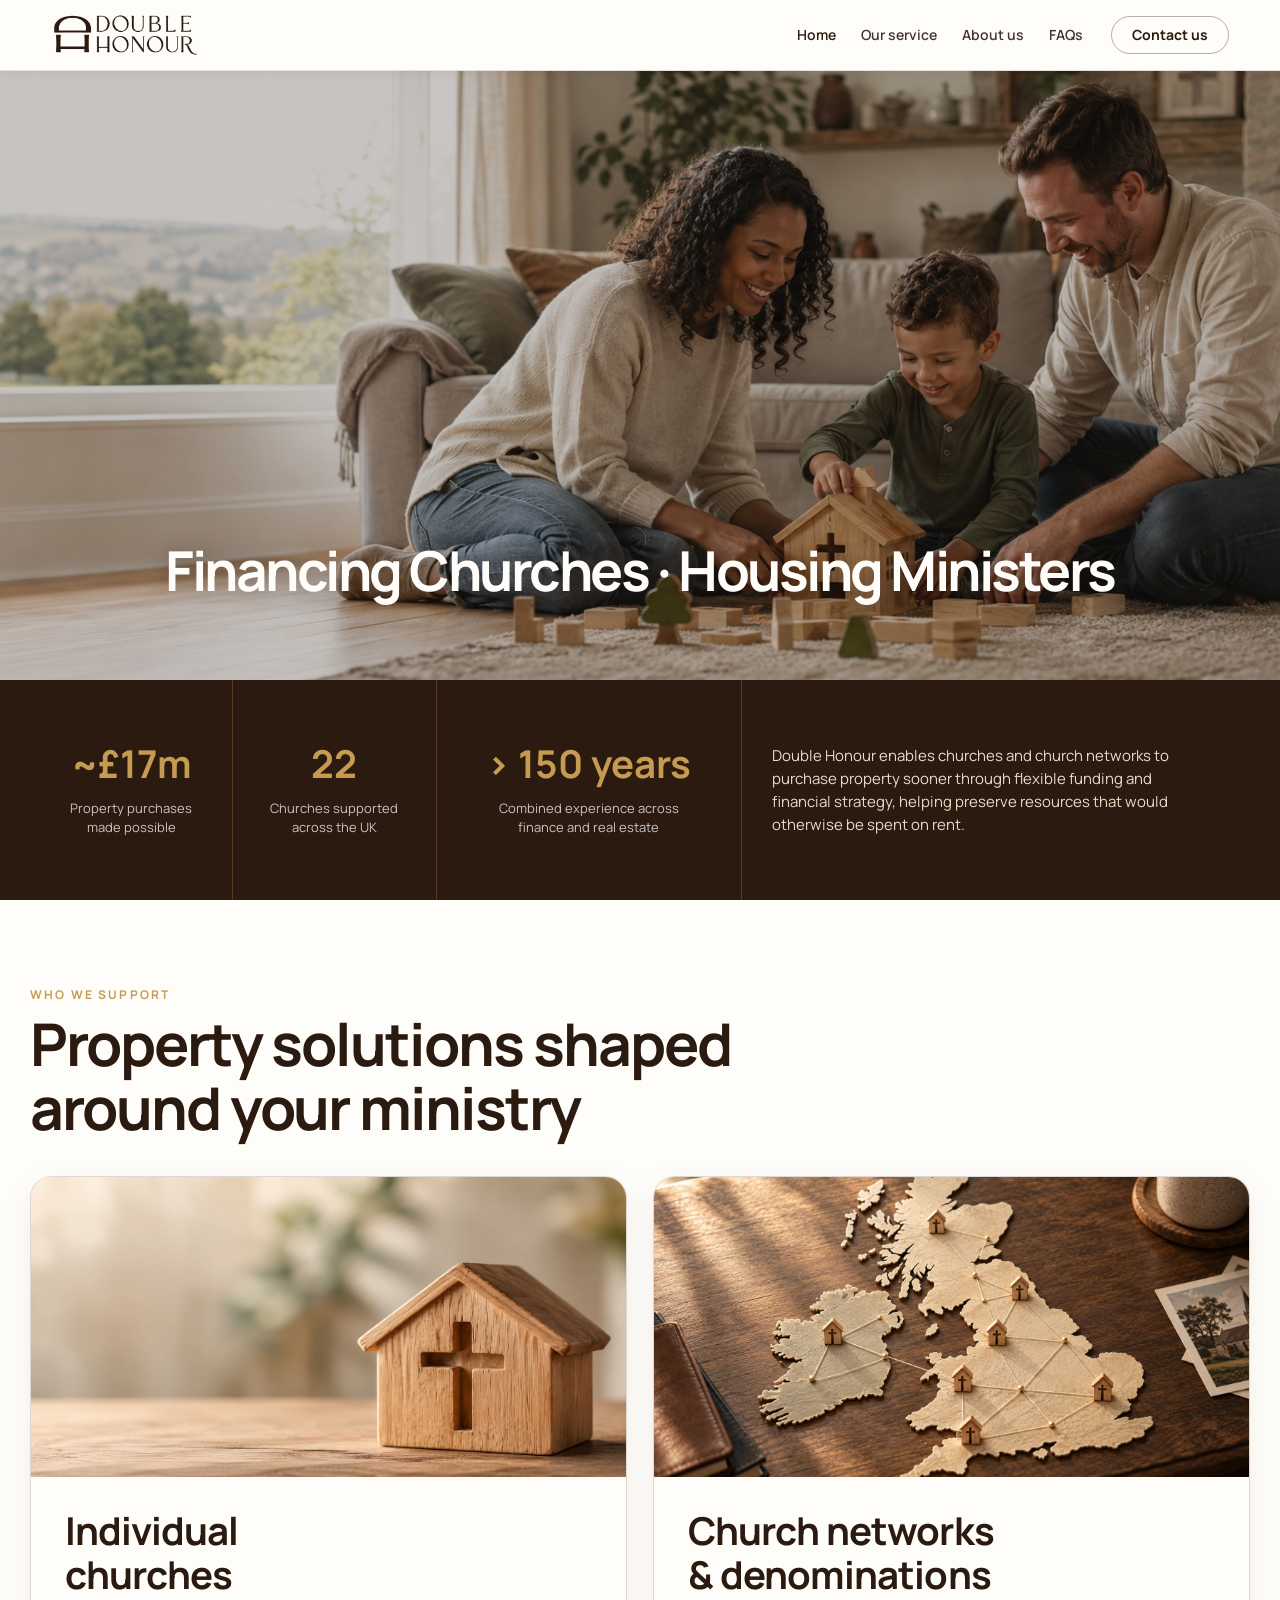
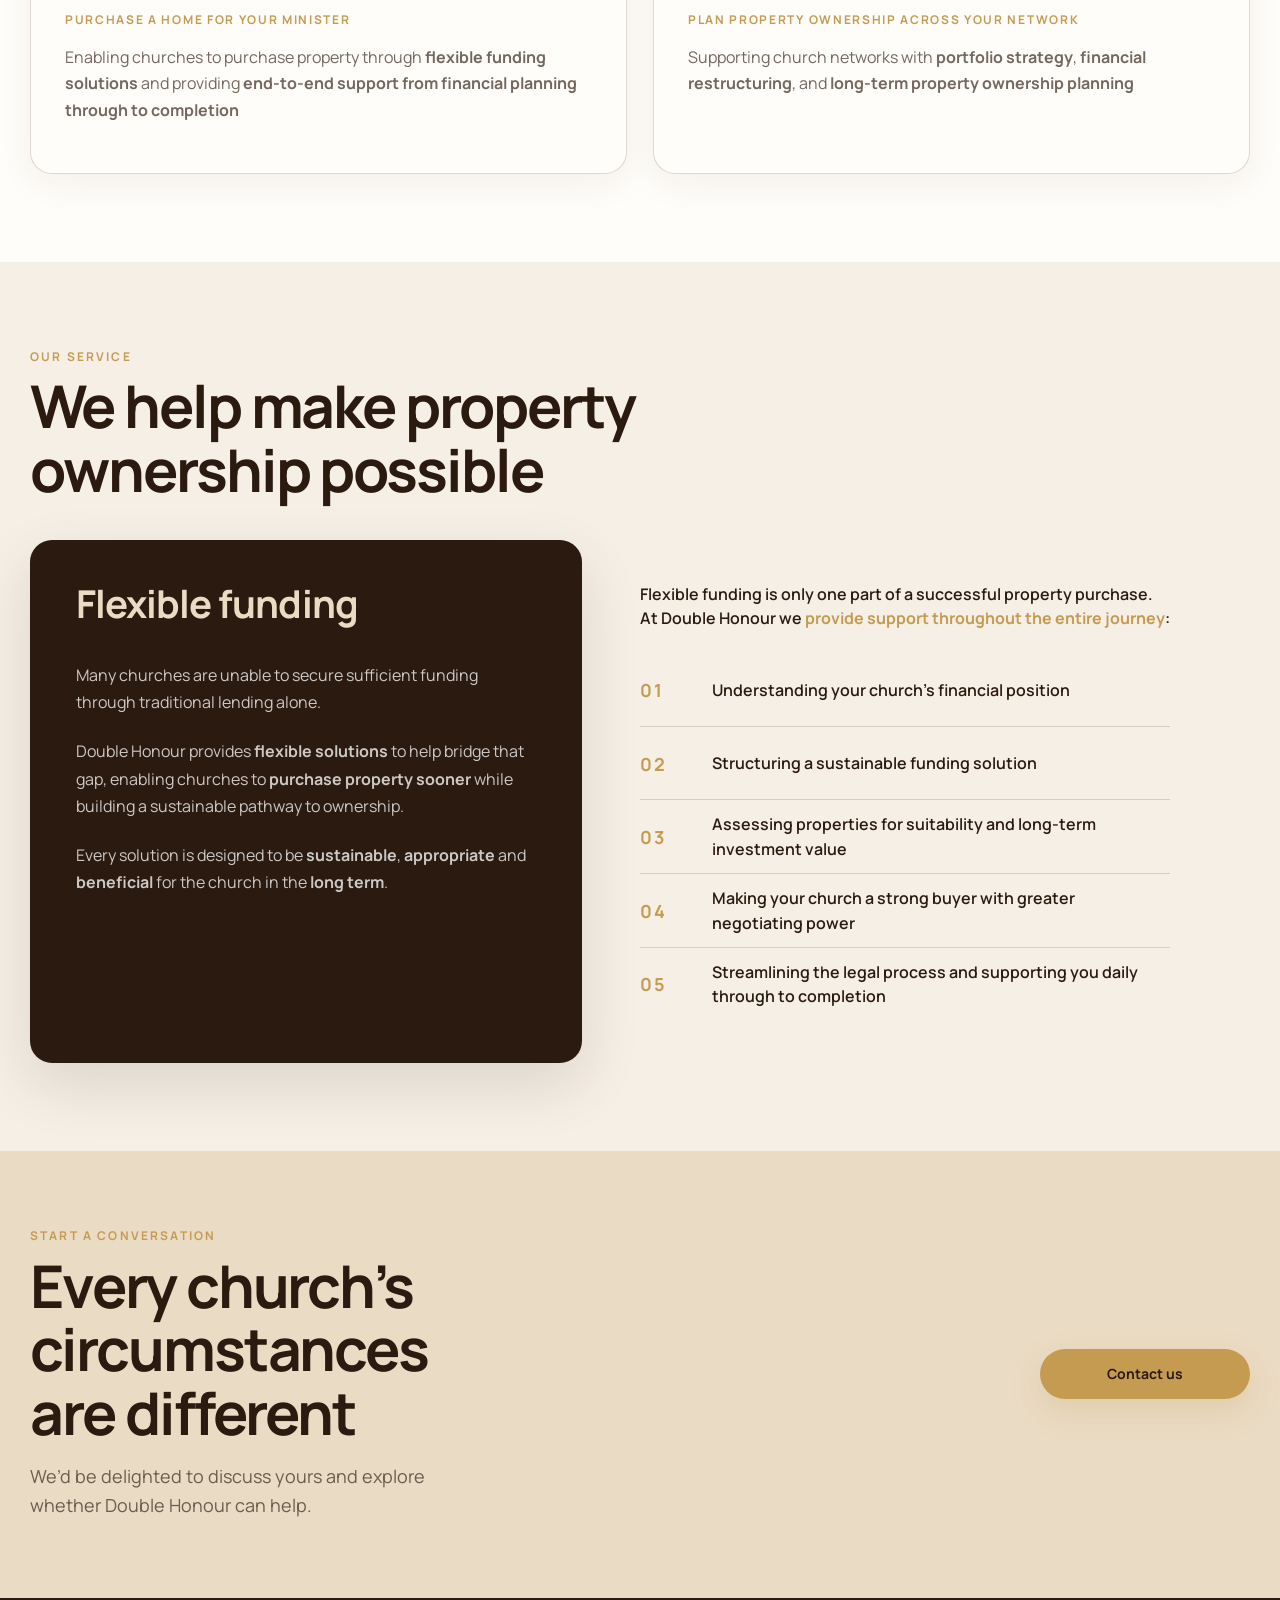
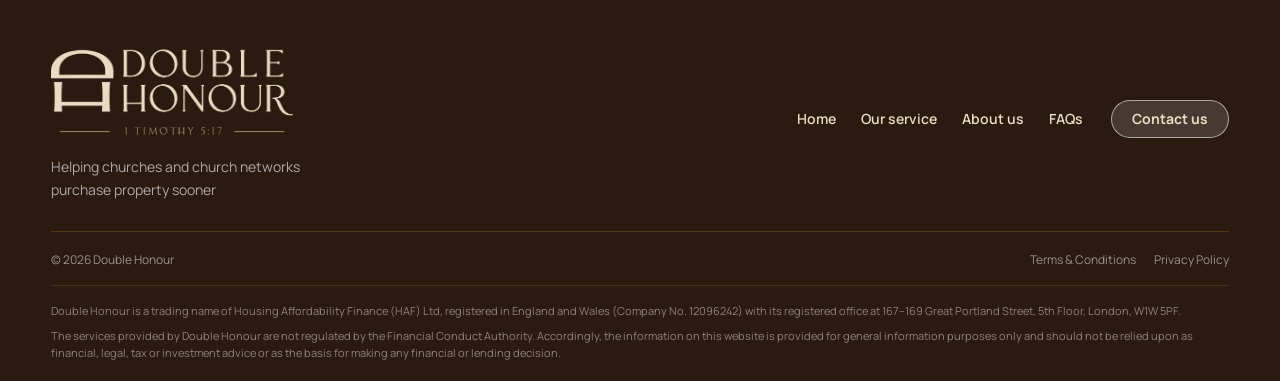
<file: index.html>
<!doctype html>
<html lang="en">
<head>
  <meta charset="utf-8">
  <meta name="viewport" content="width=device-width, initial-scale=1">
  <meta name="description" content="Double Honour helps churches and church networks purchase property sooner through flexible funding and expert financial and property support.">
  <title>Double Honour</title>
  <link rel="preconnect" href="https://fonts.googleapis.com">
  <link rel="preconnect" href="https://fonts.gstatic.com" crossorigin>
  <link href="https://fonts.googleapis.com/css2?family=Manrope:wght@400;500;600;700&display=swap" rel="stylesheet">
  <link rel="stylesheet" href="styles.css">
</head>
<body>
  <a class="skip-link" href="#main">Skip to content</a>
  <header class="site-header">
    <div class="shell header-inner">
      <a class="brand" href="index.html" aria-label="Double Honour home"><img class="brand-mark" src="assets/double-honour-dark.png" alt="Double Honour"></a>
      <nav class="desktop-nav" aria-label="Primary navigation">
        <a href="index.html" aria-current="page">Home</a>
        <a href="our-service.html">Our service</a>
        <a href="about.html">About us</a>
        <a href="faq.html">FAQs</a>
      </nav>
      <a class="button button-small desktop-contact" href="contact.html">Contact us</a>
      <button class="menu-button" type="button" aria-expanded="false" aria-controls="mobile-menu" aria-label="Open navigation"><span></span><span></span><span></span></button>
    </div>
    <div class="mobile-menu" id="mobile-menu" hidden>
      <nav aria-label="Mobile navigation">
        <a href="index.html" aria-current="page">Home</a>
        <a href="our-service.html">Our service</a>
        <a href="about.html">About us</a>
        <a href="faq.html">FAQs</a>
        <a href="contact.html">Contact us</a>
      </nav>
    </div>
  </header>
  <main id="main">
    <section class="hero">
      <div class="hero-image" role="img" aria-label="A family building a wooden toy house together"></div>
      <div class="hero-shade"></div>
      <div class="shell hero-content">
        <h1>Financing Churches · Housing Ministers</h1>
      </div>
    </section>

    <section class="impact-bar" aria-label="Double Honour impact">
      <div class="shell impact-grid">
        <div class="metric"><strong>~£17m</strong><span>Property purchases<br>made possible</span></div>
        <div class="metric"><strong>22</strong><span>Churches supported<br>across the UK</span></div>
        <div class="metric"><strong>&gt; 150 years</strong><span>Combined experience across<span class="mobile-word-space" aria-hidden="true"> </span><br class="desktop-br">finance and real estate</span></div>
        <div class="impact-copy">
          <p>Double Honour enables churches and church networks to<span class="mobile-word-space" aria-hidden="true"> </span><br class="desktop-br"> purchase property sooner through flexible funding and<span class="mobile-word-space" aria-hidden="true"> </span><br class="desktop-br"> financial strategy, helping preserve resources that would<span class="mobile-word-space" aria-hidden="true"> </span><br class="desktop-br"> otherwise be spent on rent.</p>
        </div>
      </div>
    </section>

    <section class="section shell" id="who-we-support">
      <div class="section-heading"><p class="eyebrow">Who we support</p><h2>Property solutions shaped around your ministry</h2></div>
      <div class="support-grid">
        <article class="support-card">
          <img src="assets/church-card.jpeg" alt="A small wooden house with a cross-shaped opening">
          <div class="support-card-body">
            <h3>Individual<br>churches</h3>
            <p class="support-card-purpose">Purchase a home for your minister</p>
            <p>Enabling churches to purchase property through <strong>flexible funding solutions</strong> and providing <strong>end-to-end support from financial planning through to completion</strong></p>
          </div>
        </article>
        <article class="support-card">
          <img src="assets/map-normal.png" alt="A connected map of the UK and Ireland with wooden church markers">
          <div class="support-card-body">
            <h3>Church networks<br>&amp; denominations</h3>
            <p class="support-card-purpose">Plan property ownership across your network</p>
            <p>Supporting church networks with <strong>portfolio strategy</strong>, <strong>financial restructuring</strong>, and <strong>long-term property ownership planning</strong></p>
          </div>
        </article>
      </div>
    </section>

    <section class="help-section" id="our-service">
      <div class="shell">
        <div class="section-heading help-heading"><p class="eyebrow">Our service</p><h2>We help make property ownership possible</h2></div>
        <div class="help-grid">
          <div class="funding-panel">
            <h3>Flexible funding</h3>
            <p>Many churches are unable to secure sufficient funding through traditional lending alone.</p>
            <p>Double Honour provides <strong>flexible solutions</strong> to help bridge that gap, enabling churches to <strong>purchase property sooner</strong> while building a sustainable pathway to ownership.</p>
            <p>Every solution is designed to be <strong>sustainable</strong>, <strong>appropriate</strong> and <strong>beneficial</strong> for the church in the <strong>long term</strong>.</p>
          </div>
          <div class="journey-panel">
            <p class="journey-intro home-journey-intro"><span>Flexible funding is only one part of a successful property purchase.</span><span class="mobile-word-space" aria-hidden="true"> </span><br class="desktop-br"><span class="home-journey-rule-anchor">At Double Honour we <strong class="gold-emphasis">provide support throughout the entire journey</strong>:</span></p>
            <ol class="journey-list">
              <li><span>01</span><p>Understanding your church's financial position</p></li>
              <li><span>02</span><p>Structuring a sustainable funding solution</p></li>
              <li><span>03</span><p>Assessing properties for suitability and long-term<span class="mobile-word-space" aria-hidden="true"> </span><br class="desktop-br"> investment value</p></li>
              <li><span>04</span><p>Making your church a strong buyer with greater<span class="mobile-word-space" aria-hidden="true"> </span><br class="desktop-br">negotiating power</p></li>
              <li><span>05</span><p>Streamlining the legal process and supporting you daily<span class="mobile-word-space" aria-hidden="true"> </span><br class="desktop-br"> through to completion</p></li>
            </ol>
          </div>
        </div>
      </div>
    </section>

    <section class="contact-section">
      <div class="shell contact-grid">
        <div><p class="eyebrow">Start a conversation</p><h2>Every church’s<span class="mobile-word-space" aria-hidden="true"> </span><br class="desktop-br">circumstances<span class="mobile-word-space" aria-hidden="true"> </span><br class="desktop-br">are different</h2><p>We’d be delighted to discuss yours and explore<span class="mobile-word-space" aria-hidden="true"> </span><br class="desktop-br">whether Double Honour can help.</p></div>
        <div class="contact-actions"><a class="button" href="contact.html">Contact us</a></div>
      </div>
    </section>
  </main>
  <footer class="site-footer">
    <div class="shell footer-top">
      <div class="footer-brand">
        <img class="footer-brand-mark" src="assets/double-honour-light-message.png" alt="Double Honour">
        <p>Helping churches and church networks<span class="mobile-word-space" aria-hidden="true"> </span><br class="desktop-br">purchase property sooner</p>
</div>
      <div class="footer-links">
        <a href="index.html">Home</a>
        <a href="our-service.html">Our service</a>
        <a href="about.html">About us</a>
        <a href="faq.html">FAQs</a>
        <a class="button button-small footer-contact-button" href="contact.html">Contact us</a>
      </div>
    </div>
    <div class="shell footer-bottom">
      <span>© <span data-year></span> Double Honour</span>
      <div class="footer-legal">
<a href="terms-and-conditions.html">Terms &amp; Conditions</a>
        <a href="privacy-policy.html">Privacy Policy</a>
      </div>
    </div>

    <div class="shell footer-notices" aria-label="Company and regulatory information">
      <p>Double Honour is a trading name of Housing Affordability Finance (HAF) Ltd, registered in England and Wales (Company No. 12096242) with its registered office at 167–169 Great Portland Street, 5th Floor, London, W1W 5PF.</p>
      <p>The services provided by Double Honour are not regulated by the Financial Conduct Authority. Accordingly, the information on this website is provided for general information purposes only and should not be relied upon as financial, legal, tax or investment advice or as the basis for making any financial or lending decision.</p>
    </div>
  </footer>
  <script src="script.js"></script>
</body>
</html>
</file>
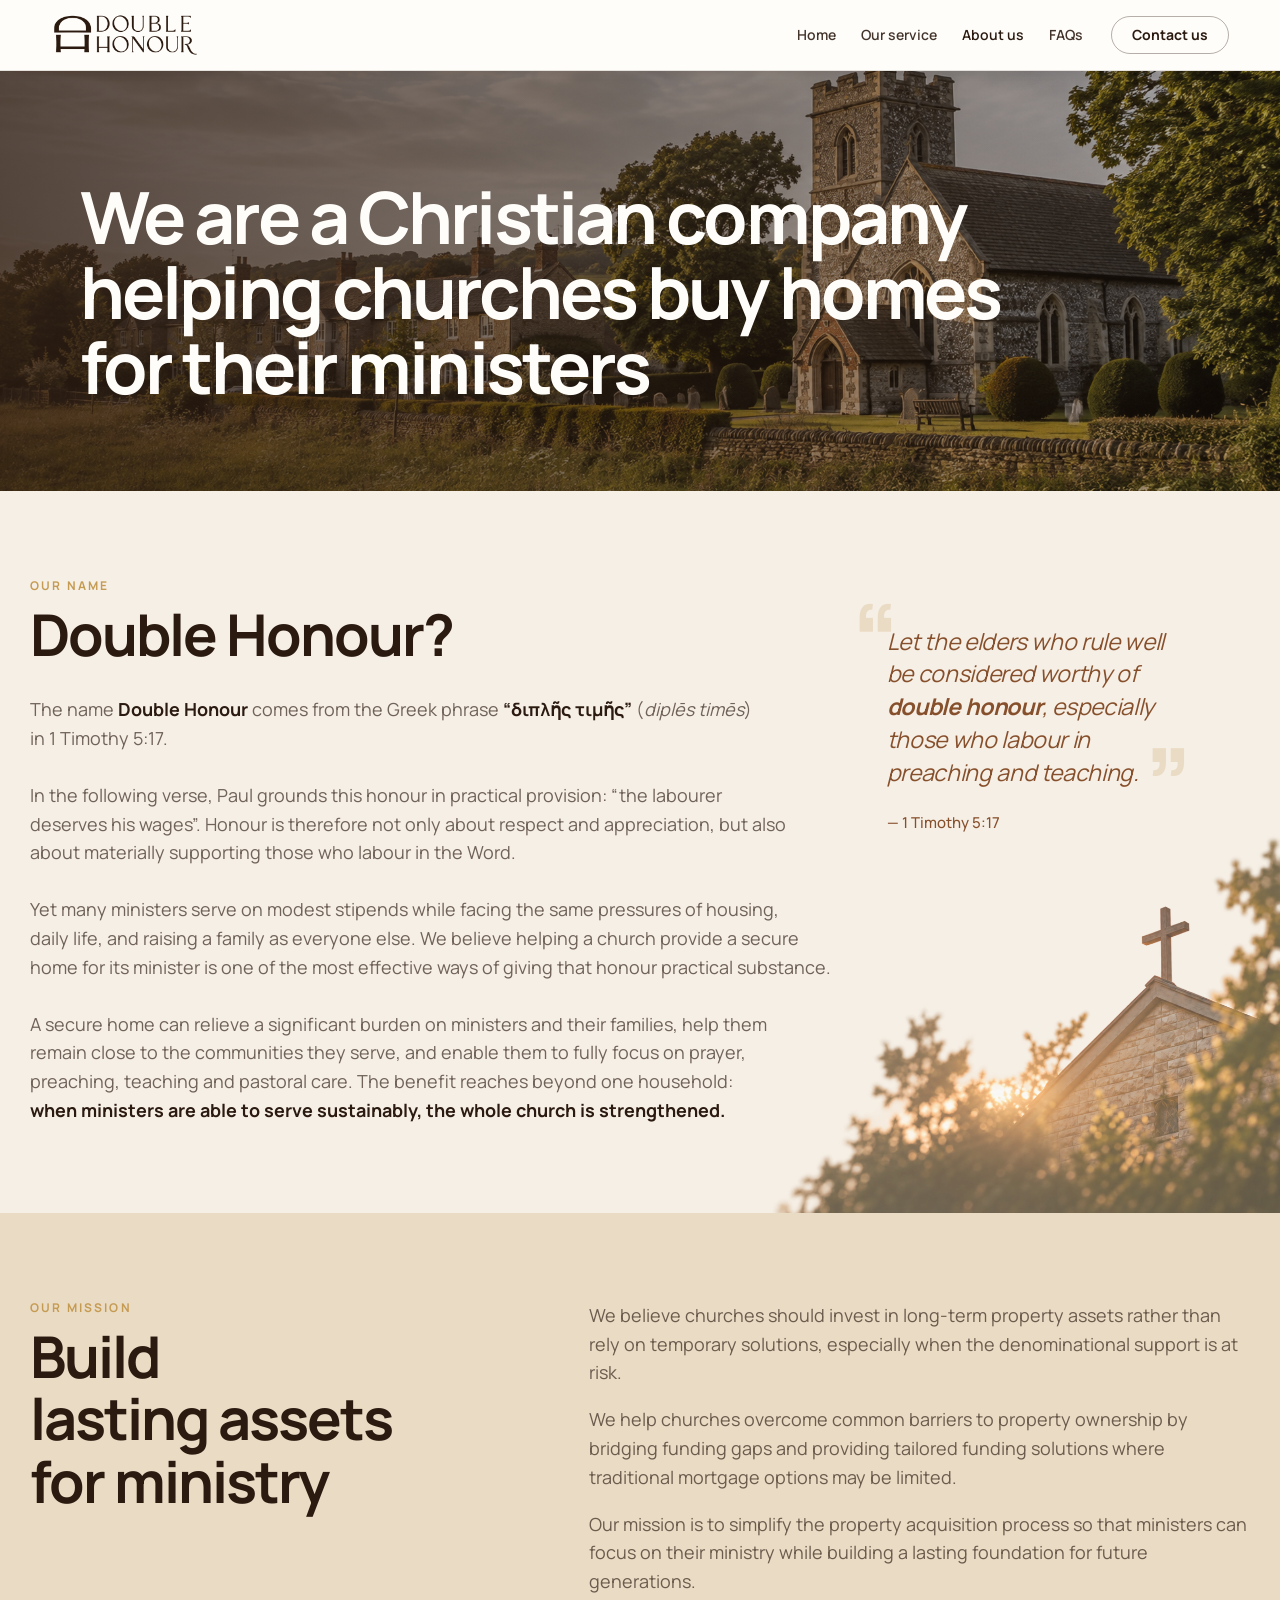
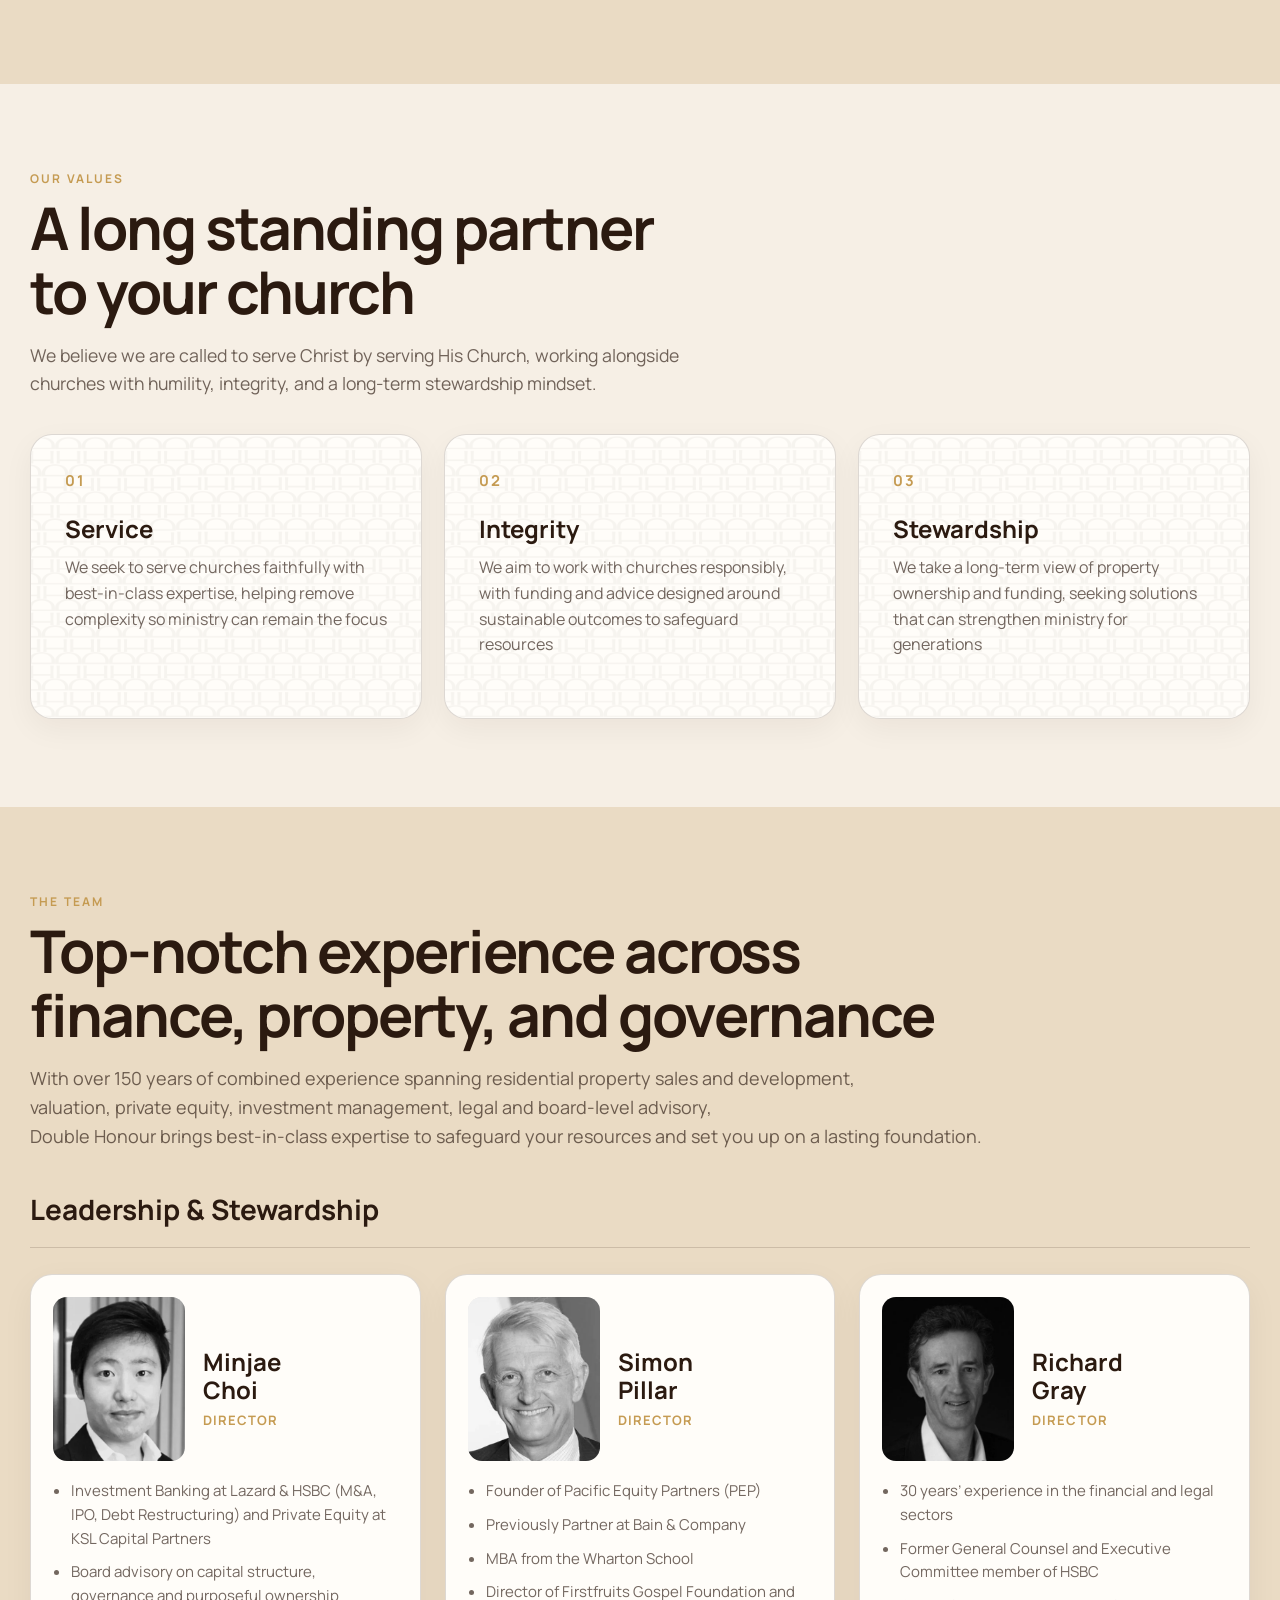
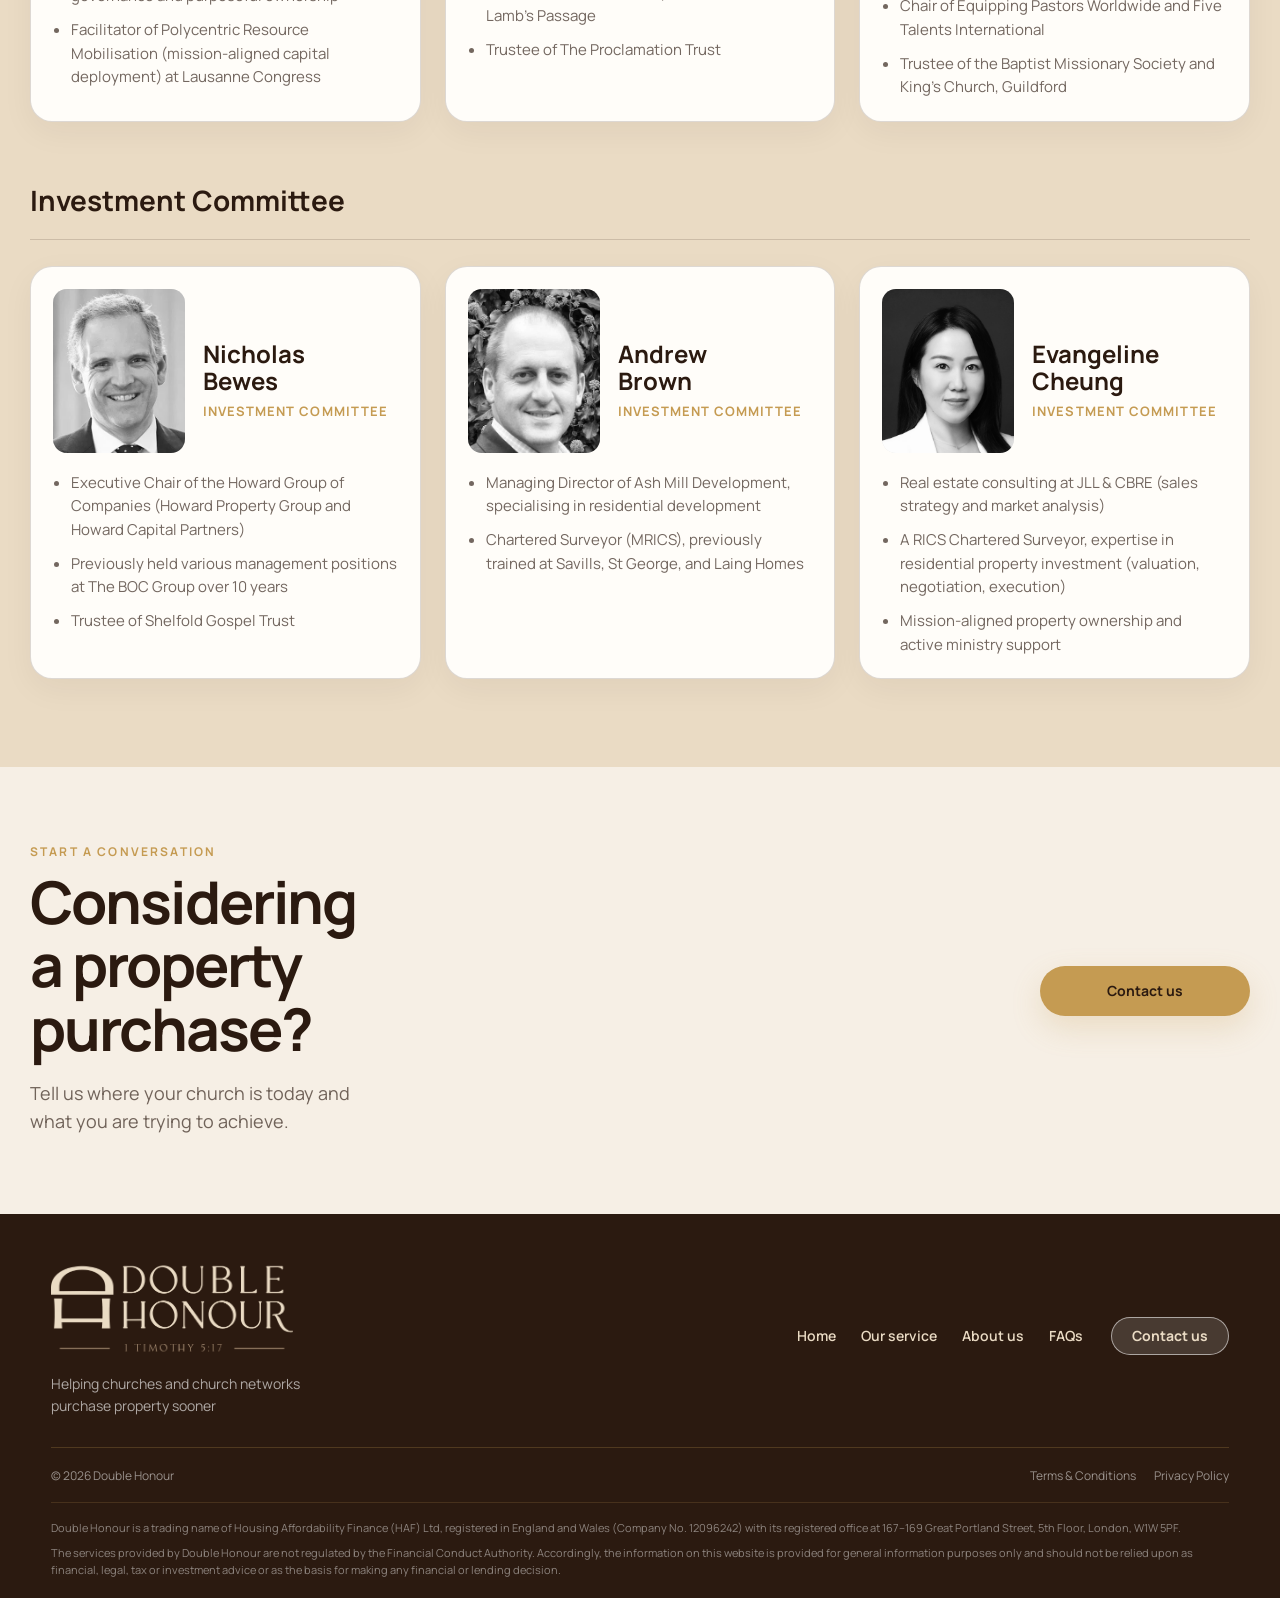
<file: about.html>
<!DOCTYPE html>

<html lang="en">
<head>
<meta charset="utf-8"/>
<meta content="width=device-width, initial-scale=1" name="viewport"/>
<meta content="Learn about Double Honour, our mission, values and the team supporting churches with property funding and acquisition." name="description"/>
<title>Double Honour</title>
<link href="https://fonts.googleapis.com" rel="preconnect"/>
<link crossorigin="" href="https://fonts.gstatic.com" rel="preconnect"/>
<link href="https://fonts.googleapis.com/css2?family=Manrope:wght@400;500;600;700&amp;display=swap" rel="stylesheet"/>
<link href="styles.css" rel="stylesheet"/>
</head>
<body>
<a class="skip-link" href="#main">Skip to content</a>
<header class="site-header">
<div class="shell header-inner">
<a aria-label="Double Honour home" class="brand" href="index.html"><img alt="Double Honour" class="brand-mark" src="assets/double-honour-dark.png"/></a>
<nav aria-label="Primary navigation" class="desktop-nav">
<a href="index.html">Home</a>
<a href="our-service.html">Our service</a>
<a aria-current="page" href="about.html">About us</a>
<a href="faq.html">FAQs</a>
</nav>
<a class="button button-small desktop-contact" href="contact.html">Contact us</a>
<button aria-controls="mobile-menu" aria-expanded="false" aria-label="Open navigation" class="menu-button" type="button"><span></span><span></span><span></span></button>
</div>
<div class="mobile-menu" hidden="" id="mobile-menu">
<nav aria-label="Mobile navigation">
<a href="index.html">Home</a>
<a href="our-service.html">Our service</a>
<a aria-current="page" href="about.html">About us</a>
<a href="faq.html">FAQs</a>
<a href="contact.html">Contact us</a>
</nav>
</div>
</header>
<main id="main">
<section class="inner-hero about">
<div aria-label="A church and village landscape in the British countryside" class="inner-hero-image" role="img"></div>
<div class="inner-hero-shade"></div>
<div class="shell inner-hero-content">
<h1 class="about-hero-title"><span>We are a Christian company</span><span>helping churches buy homes</span><span>for their ministers</span></h1>
</div>
</section>
<section class="section paper" id="our-name">
<img class="about-name-church" src="assets/about-name-church.png" alt="" aria-hidden="true"/>
<div class="shell about-name-layout">
<div class="about-name-title">
<p class="eyebrow">Our name</p>
<h2>Double Honour?</h2>
</div>
<blockquote class="about-name-verse"><p><span class="about-quote-line">Let the elders who rule well</span> <span class="about-quote-line">be considered worthy of</span> <span class="about-quote-line"><strong>double honour</strong>, especially</span> <span class="about-quote-line">those who labour in</span> <span class="about-quote-line about-verse-ending">preaching and teaching.<span class="about-quote-close" aria-hidden="true">”</span></span></p><cite>— 1 Timothy 5:17</cite></blockquote>
<div class="about-copy about-name-body"><p>The name <strong>Double Honour</strong> comes from the Greek phrase <strong>“διπλῆς τιμῆς”</strong> (<em>diplēs timēs</em>) <span class="mobile-word-space" aria-hidden="true"> </span><br class="desktop-br"/>in 1 Timothy 5:17.</p><p>In the following verse, Paul grounds this honour in practical provision: “the labourer deserves his wages”. Honour is therefore not only about respect and appreciation, but also about materially supporting those who labour in the Word.</p><p class="about-name-three-lines"><span class="about-name-body-line">Yet many ministers serve on modest stipends while facing the same pressures of housing,</span> <span class="about-name-body-line">daily life, and raising a family as everyone else. We believe helping a church provide a secure</span> <span class="about-name-body-line">home for its minister is one of the most effective ways of giving that honour practical substance.</span></p><p>A secure home can relieve a significant burden on ministers and their families, help them remain close to the communities they serve, and enable them to fully focus on prayer, preaching, teaching and pastoral care. The benefit reaches beyond one household: <span class="mobile-word-space" aria-hidden="true"> </span><br class="desktop-br"/><strong>when ministers are able to serve sustainably, the whole church is strengthened.</strong></p></div>
</div>
</section>
<section class="section cream" id="mission">
<div class="shell about-grid">
<div>
<p class="eyebrow">Our mission</p>
<h2>Build<span class="mobile-word-space" aria-hidden="true"> </span><br class="desktop-br"/>lasting assets<span class="mobile-word-space" aria-hidden="true"> </span><br class="desktop-br"/>for ministry</h2>
</div>
<div class="about-copy">
<p>We believe churches should invest in long-term property assets rather than rely on temporary solutions, especially when the denominational support is at risk.</p>
<p>We help churches overcome common barriers to property ownership by bridging funding gaps and providing tailored funding solutions where traditional mortgage options may be limited.</p>
<p>Our mission is to simplify the property acquisition process so that ministers can focus on their ministry while building a lasting foundation for future generations.</p>
</div>
</div>
</section>
<section class="section paper" id="values">
<div class="shell">
<div class="section-heading about-wide-heading">
<p class="eyebrow">Our values</p>
<h2>A long standing partner<span class="mobile-word-space" aria-hidden="true"> </span><br class="desktop-br"/>to your church</h2>
<p class="about-values-one-line">We believe we are called to serve Christ by serving His Church, working alongside <span class="mobile-word-space" aria-hidden="true"> </span><br class="desktop-br"/>churches with humility, integrity, and a long-term stewardship mindset.</p>
</div>
<div class="values-grid">
<article class="value-card"><span>01</span>
<h3>Service</h3>
<p>We seek to serve churches faithfully with best-in-class expertise, helping remove complexity so ministry can remain the focus</p>
</article>
<article class="value-card"><span>02</span>
<h3>Integrity</h3>
<p>We aim to work with churches responsibly, with funding and advice designed around sustainable outcomes to safeguard resources</p>
</article>
<article class="value-card"><span>03</span>
<h3>Stewardship</h3>
<p>We take a long-term view of property ownership and funding, seeking solutions that can strengthen ministry for generations</p>
</article>
</div>
</div>
</section>
<section class="team-section" id="team">
<div class="shell">
<div class="section-heading about-wide-heading">
<p class="eyebrow">The team</p>
<h2>Top-notch experience across<span class="mobile-word-space" aria-hidden="true"> </span><br class="desktop-br"/>finance, property, and governance</h2>
<p>With over 150 years of combined experience spanning residential property sales and development,<span class="mobile-word-space" aria-hidden="true"> </span><br class="desktop-br"/>valuation, private equity, investment management, legal and board-level advisory,<span class="mobile-word-space" aria-hidden="true"> </span><br class="desktop-br"/>Double Honour brings best-in-class expertise to safeguard your resources and set you up on a lasting foundation.</p>
</div>
<div class="team-group">
<div class="team-group-heading"><h3>Leadership &amp; Stewardship</h3></div>
<div class="team-grid">
<article class="team-card">
<div class="team-card-header">
<img alt="Minjae Choi" class="team-photo" src="assets/minjae-choi.webp"/>
<div class="team-intro"><h4><span class="team-name-line">Minjae</span> <span class="team-name-line">Choi</span></h4><p class="team-role">Director</p></div>
</div>
<div class="team-body"><ul class="team-bullets"><li>Investment Banking at Lazard &amp; HSBC (M&amp;A, IPO, Debt Restructuring) and Private Equity at KSL Capital Partners</li><li>Board advisory on capital structure, governance and purposeful ownership</li><li>Facilitator of Polycentric Resource Mobilisation (mission-aligned capital deployment) at Lausanne Congress</li></ul></div>
</article>
<article class="team-card">
<div class="team-card-header">
<img alt="Simon Pillar" class="team-photo" src="assets/simon-pillar.webp"/>
<div class="team-intro"><h4><span class="team-name-line">Simon</span> <span class="team-name-line">Pillar</span></h4><p class="team-role">Director</p></div>
</div>
<div class="team-body"><ul class="team-bullets"><li>Founder of Pacific Equity Partners (PEP)</li><li>Previously Partner at Bain &amp; Company</li><li>MBA from the Wharton School</li><li>Director of Firstfruits Gospel Foundation and Lamb’s Passage</li><li>Trustee of The Proclamation Trust</li></ul></div>
</article>
<article class="team-card">
<div class="team-card-header">
<img alt="Richard Gray" class="team-photo" src="assets/richard-gray.webp"/>
<div class="team-intro"><h4><span class="team-name-line">Richard</span> <span class="team-name-line">Gray</span></h4><p class="team-role">Director</p></div>
</div>
<div class="team-body"><ul class="team-bullets"><li>30 years’ experience in the financial and legal sectors</li><li>Former General Counsel and Executive Committee member of HSBC</li><li>Chair of Equipping Pastors Worldwide and Five Talents International</li><li>Trustee of the Baptist Missionary Society and King’s Church, Guildford</li></ul></div>
</article>
</div>
</div>
<div class="team-group">
<div class="team-group-heading"><h3>Investment Committee</h3></div>
<div class="team-grid">
<article class="team-card">
<div class="team-card-header">
<img alt="Nicholas Bewes" class="team-photo" src="assets/nicholas-bewes.webp"/>
<div class="team-intro"><h4><span class="team-name-line">Nicholas</span> <span class="team-name-line">Bewes</span></h4><p class="team-role">Investment Committee</p></div>
</div>
<div class="team-body"><ul class="team-bullets"><li>Executive Chair of the Howard Group of Companies (Howard Property Group and Howard Capital Partners)</li><li>Previously held various management positions at The BOC Group over 10 years</li><li>Trustee of Shelfold Gospel Trust</li></ul></div>
</article>
<article class="team-card">
<div class="team-card-header">
<img alt="Andrew Brown" class="team-photo" src="assets/andrew-brown.webp"/>
<div class="team-intro"><h4><span class="team-name-line">Andrew</span> <span class="team-name-line">Brown</span></h4><p class="team-role">Investment Committee</p></div>
</div>
<div class="team-body"><ul class="team-bullets"><li>Managing Director of Ash Mill Development, specialising in residential development</li><li>Chartered Surveyor (MRICS), previously trained at Savills, St George, and Laing Homes</li></ul></div>
</article>
<article class="team-card">
<div class="team-card-header">
<img alt="Evangeline Cheung" class="team-photo" src="assets/evangeline-cheung.jpg"/>
<div class="team-intro"><h4><span class="team-name-line">Evangeline</span> <span class="team-name-line">Cheung</span></h4><p class="team-role">Investment Committee</p></div>
</div>
<div class="team-body"><ul class="team-bullets"><li>Real estate consulting at JLL &amp; CBRE (sales strategy and market analysis)</li><li>A RICS Chartered Surveyor, expertise in residential property investment (valuation, negotiation, execution)</li><li>Mission-aligned property ownership and active ministry support</li></ul></div>
</article>
</div>
</div>
</div>
</section>
<section class="contact-section about-contact-section">
<div class="shell contact-grid">
<div><p class="eyebrow">Start a conversation</p><h2>Considering<span class="mobile-word-space" aria-hidden="true"> </span><br class="desktop-br"/>a property<span class="mobile-word-space" aria-hidden="true"> </span><br class="desktop-br"/>purchase?</h2><p>Tell us where your church is today and<span class="mobile-word-space" aria-hidden="true"> </span><br class="desktop-br"/>what you are trying to achieve.</p></div>
<div class="contact-actions"><a class="button" href="contact.html">Contact us</a></div>
</div>
</section>
</main>
<footer class="site-footer">
<div class="shell footer-top">
<div class="footer-brand">
<img alt="Double Honour" class="footer-brand-mark" src="assets/double-honour-light-message.png"/>
<p>Helping churches and church networks<span class="mobile-word-space" aria-hidden="true"> </span><br class="desktop-br"/>purchase property sooner</p>
</div>
<div class="footer-links">
<a href="index.html">Home</a>
<a href="our-service.html">Our service</a>
<a href="about.html">About us</a>
<a href="faq.html">FAQs</a>
<a class="button button-small footer-contact-button" href="contact.html">Contact us</a>
</div>
</div>
<div class="shell footer-bottom">
<span>© <span data-year=""></span> Double Honour</span>
<div class="footer-legal">
<a href="terms-and-conditions.html">Terms &amp; Conditions</a>
<a href="privacy-policy.html">Privacy Policy</a>
</div>
</div>
<div aria-label="Company and regulatory information" class="shell footer-notices">
<p>Double Honour is a trading name of Housing Affordability Finance (HAF) Ltd, registered in England and Wales (Company No. 12096242) with its registered office at 167–169 Great Portland Street, 5th Floor, London, W1W 5PF.</p>
<p>The services provided by Double Honour are not regulated by the Financial Conduct Authority. Accordingly, the information on this website is provided for general information purposes only and should not be relied upon as financial, legal, tax or investment advice or as the basis for making any financial or lending decision.</p>
</div>
</footer>
<script src="script.js"></script>
</body>
</html>
</file>
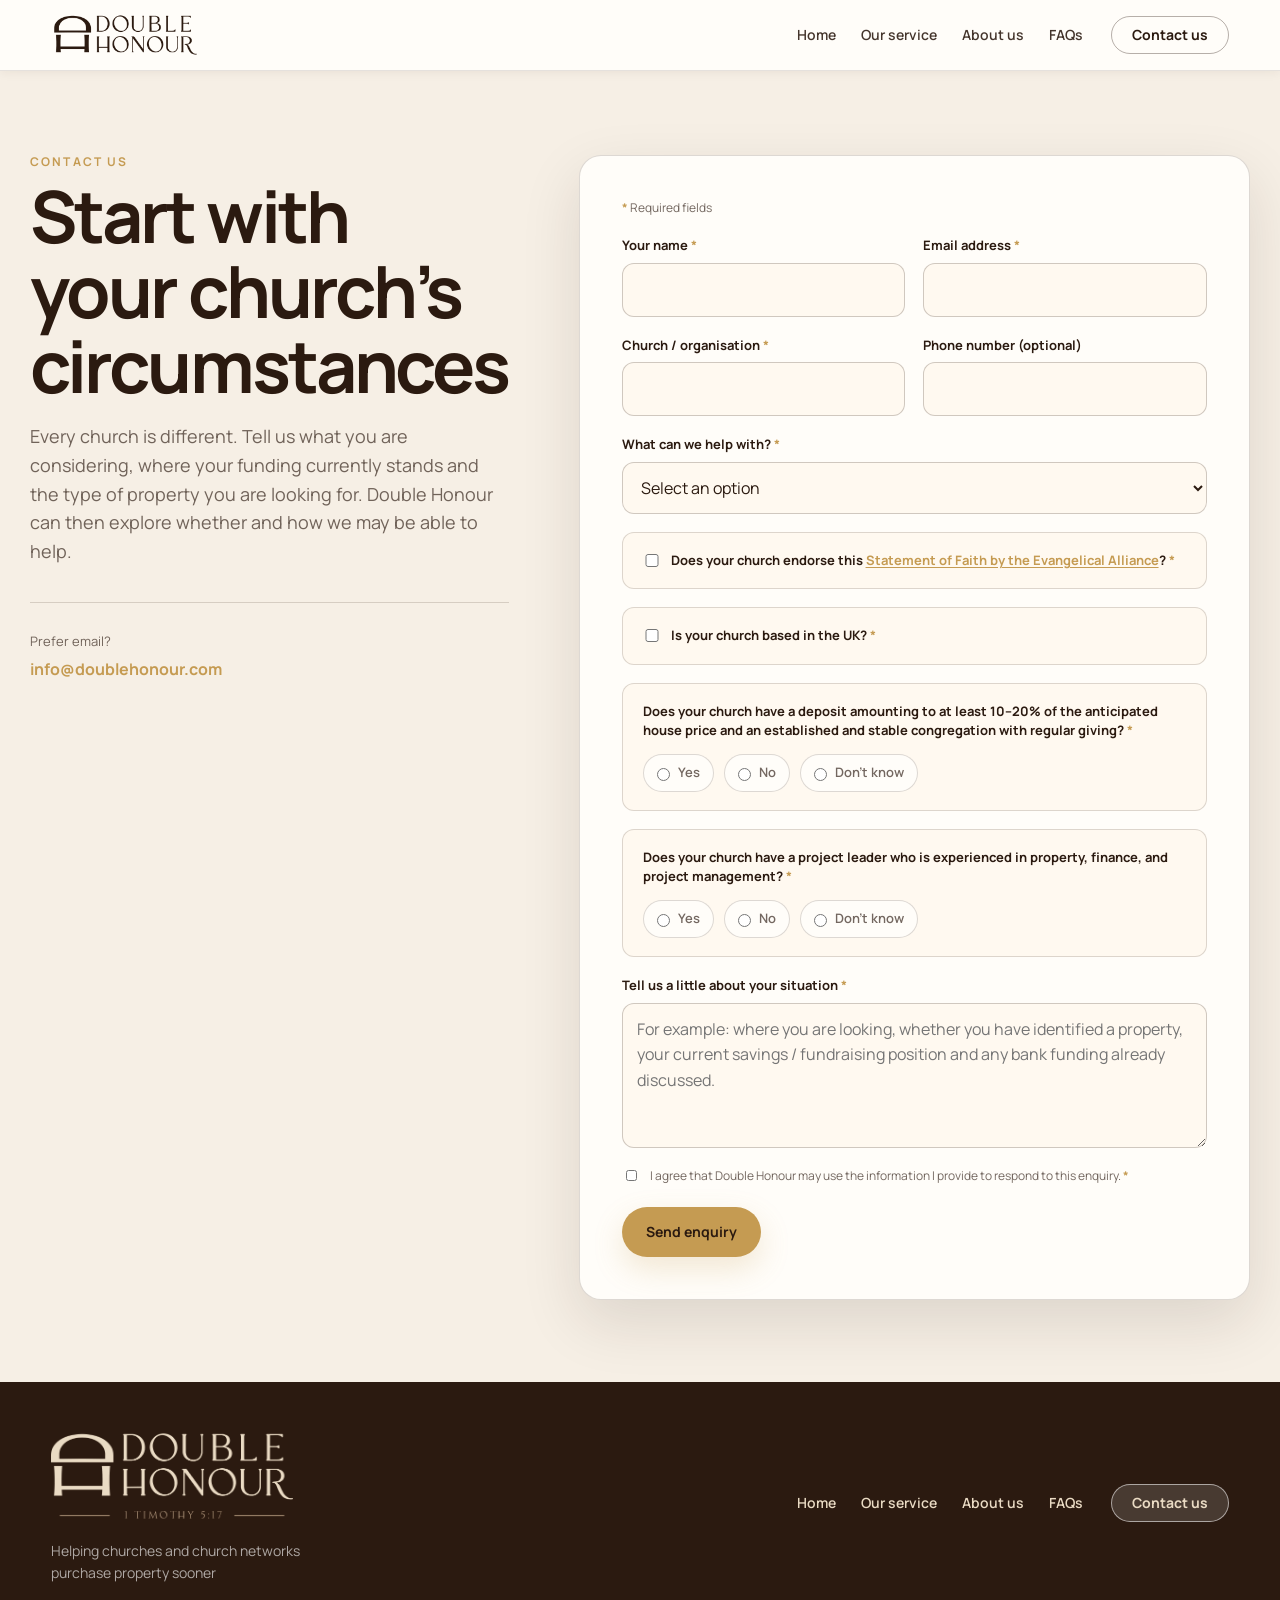
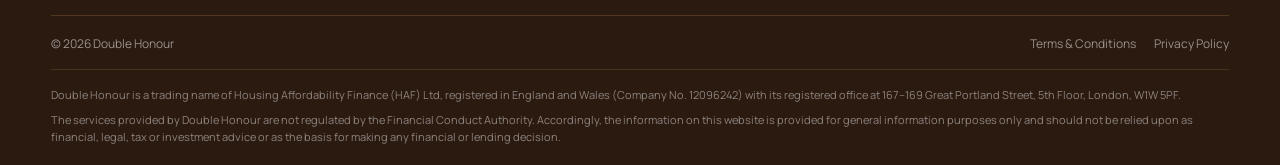
<file: contact.html>
<!DOCTYPE html>

<html lang="en">
<head>
<meta charset="utf-8"/>
<meta content="width=device-width, initial-scale=1" name="viewport"/>
<meta content="Contact Double Honour to discuss church property funding, manse finance and property acquisition support." name="description"/>
<title>Double Honour</title>
<link href="https://fonts.googleapis.com" rel="preconnect"/>
<link crossorigin="" href="https://fonts.gstatic.com" rel="preconnect"/>
<link href="https://fonts.googleapis.com/css2?family=Manrope:wght@400;500;600;700&amp;display=swap" rel="stylesheet"/>
<link href="styles.css" rel="stylesheet"/>
</head>
<body>
<a class="skip-link" href="#main">Skip to content</a>
<header class="site-header on-light">
<div class="shell header-inner">
<a aria-label="Double Honour home" class="brand" href="index.html"><img alt="Double Honour" class="brand-mark" src="assets/double-honour-dark.png"/></a>
<nav aria-label="Primary navigation" class="desktop-nav">
<a href="index.html">Home</a>
<a href="our-service.html">Our service</a>
<a href="about.html">About us</a>
<a href="faq.html">FAQs</a>
</nav>
<a class="button button-small desktop-contact" href="contact.html">Contact us</a>
<button aria-controls="mobile-menu" aria-expanded="false" aria-label="Open navigation" class="menu-button" type="button"><span></span><span></span><span></span></button>
</div>
<div class="mobile-menu" hidden="" id="mobile-menu">
<nav aria-label="Mobile navigation">
<a href="index.html">Home</a>
<a href="our-service.html">Our service</a>
<a href="about.html">About us</a>
<a href="faq.html">FAQs</a>
<a href="contact.html">Contact us</a>
</nav>
</div>
</header>
<main id="main">
<section class="contact-page">
<div class="shell contact-page-grid">
<div class="contact-intro">
<p class="eyebrow">Contact us</p>
<h1>Start with<span class="mobile-word-space" aria-hidden="true"> </span><br class="desktop-br"/>your church’s<span class="mobile-word-space" aria-hidden="true"> </span><br class="desktop-br"/>circumstances</h1>
<p>Every church is different. Tell us what you are considering, where your funding currently stands and the type of property you are looking for. Double Honour can then explore whether and how we may be able to help.</p>
<div class="contact-direct"><span>Prefer email?</span><a href="mailto:info@doublehonour.com">info@doublehonour.com</a></div>
</div>
<form action="https://formsubmit.co/info@doublehonour.com" class="contact-form" method="POST">
<input name="_subject" type="hidden" value="New Double Honour website enquiry"/>
<input name="_template" type="hidden" value="table"/>
<input name="_captcha" type="hidden" value="false"/>
<input name="_next" type="hidden" value="https://www.housingaffordability.co/thanks.html"/>
<div aria-hidden="true" class="honeypot"><label>Leave this field empty<input autocomplete="off" name="_honey" tabindex="-1" type="text"/></label></div>
<p class="required-note"><span aria-hidden="true" class="required-mark">*</span> Required fields</p>
<div class="form-row">
<div class="form-field"><label for="name">Your name <span aria-hidden="true" class="required-mark">*</span><span class="sr-only"> required</span></label><input autocomplete="name" id="name" name="name" required="" type="text"/></div>
<div class="form-field"><label for="email">Email address <span aria-hidden="true" class="required-mark">*</span><span class="sr-only"> required</span></label><input autocomplete="email" id="email" name="email" required="" type="email"/></div>
</div>
<div class="form-row">
<div class="form-field"><label for="organisation">Church / organisation <span aria-hidden="true" class="required-mark">*</span><span class="sr-only"> required</span></label><input autocomplete="organization" id="organisation" name="organisation" required="" type="text"/></div>
<div class="form-field"><label for="phone">Phone number <span aria-hidden="true">(optional)</span></label><input autocomplete="tel" id="phone" name="phone" type="tel"/></div>
</div>
<div class="form-field"><label for="enquiry">What can we help with? <span aria-hidden="true" class="required-mark">*</span><span class="sr-only"> required</span></label><select id="enquiry" name="enquiry_type" required=""><option disabled="" selected="" value="">Select an option</option><option>Buying a home for a minister</option><option>Church network / denomination property strategy</option><option>Funding gap / financing</option><option>Property search and acquisition support</option><option>General enquiry</option></select></div>
<div class="form-question form-gate">
<label class="form-check">
<input name="evangelical_alliance_statement_of_faith" required="" type="checkbox" value="Yes"/>
<span>Does your church endorse this <a href="https://www.eauk.org/about-us/how-we-work/basis-of-faith" rel="noopener noreferrer" target="_blank">Statement of Faith by the Evangelical Alliance</a>? <span aria-hidden="true" class="required-mark">*</span><span class="sr-only"> required</span></span>
</label>
</div>
<div class="form-question form-gate">
<label class="form-check">
<input name="uk_based" required="" type="checkbox" value="Yes"/>
<span>Is your church based in the UK? <span aria-hidden="true" class="required-mark">*</span><span class="sr-only"> required</span></span>
</label>
</div>
<div aria-labelledby="deposit-question" class="form-question" role="radiogroup">
<p class="form-question-title" id="deposit-question">Does your church have a deposit amounting to at least 10–20% of the anticipated house price and an established and stable congregation with regular giving? <span aria-hidden="true" class="required-mark">*</span><span class="sr-only"> required</span></p>
<div class="form-options">
<label><input name="deposit_and_stable_giving" required="" type="radio" value="Yes"/><span>Yes</span></label>
<label><input name="deposit_and_stable_giving" type="radio" value="No"/><span>No</span></label>
<label><input name="deposit_and_stable_giving" type="radio" value="Don't know"/><span>Don't know</span></label>
</div>
</div>
<div aria-labelledby="project-leader-question" class="form-question" role="radiogroup">
<p class="form-question-title" id="project-leader-question">Does your church have a project leader who is experienced in property, finance, and project management? <span aria-hidden="true" class="required-mark">*</span><span class="sr-only"> required</span></p>
<div class="form-options">
<label><input name="experienced_project_leader" required="" type="radio" value="Yes"/><span>Yes</span></label>
<label><input name="experienced_project_leader" type="radio" value="No"/><span>No</span></label>
<label><input name="experienced_project_leader" type="radio" value="Don't know"/><span>Don't know</span></label>
</div>
</div>
<div class="form-field"><label for="message">Tell us a little about your situation <span aria-hidden="true" class="required-mark">*</span><span class="sr-only"> required</span></label><textarea id="message" name="message" placeholder="For example: where you are looking, whether you have identified a property, your current savings / fundraising position and any bank funding already discussed." required=""></textarea></div>
<label class="form-consent"><input name="consent" required="" type="checkbox" value="Yes"/><span>I agree that Double Honour may use the information I provide to respond to this enquiry. <span aria-hidden="true" class="required-mark">*</span><span class="sr-only"> required</span></span></label>
<button class="button" type="submit">Send enquiry</button>
</form>
</div>
</section>
</main>
<footer class="site-footer">
<div class="shell footer-top">
<div class="footer-brand">
<img alt="Double Honour" class="footer-brand-mark" src="assets/double-honour-light-message.png"/>
<p>Helping churches and church networks<span class="mobile-word-space" aria-hidden="true"> </span><br class="desktop-br"/>purchase property sooner</p>
</div>
<div class="footer-links">
<a href="index.html">Home</a>
<a href="our-service.html">Our service</a>
<a href="about.html">About us</a>
<a href="faq.html">FAQs</a>
<a class="button button-small footer-contact-button" href="contact.html">Contact us</a>
</div>
</div>
<div class="shell footer-bottom">
<span>© <span data-year=""></span> Double Honour</span>
<div class="footer-legal">
<a href="terms-and-conditions.html">Terms &amp; Conditions</a>
<a href="privacy-policy.html">Privacy Policy</a>
</div>
</div>
<div aria-label="Company and regulatory information" class="shell footer-notices">
<p>Double Honour is a trading name of Housing Affordability Finance (HAF) Ltd, registered in England and Wales (Company No. 12096242) with its registered office at 167–169 Great Portland Street, 5th Floor, London, W1W 5PF.</p>
<p>The services provided by Double Honour are not regulated by the Financial Conduct Authority. Accordingly, the information on this website is provided for general information purposes only and should not be relied upon as financial, legal, tax or investment advice or as the basis for making any financial or lending decision.</p>
</div>
</footer>
<script src="script.js"></script>
</body>
</html>
</file>
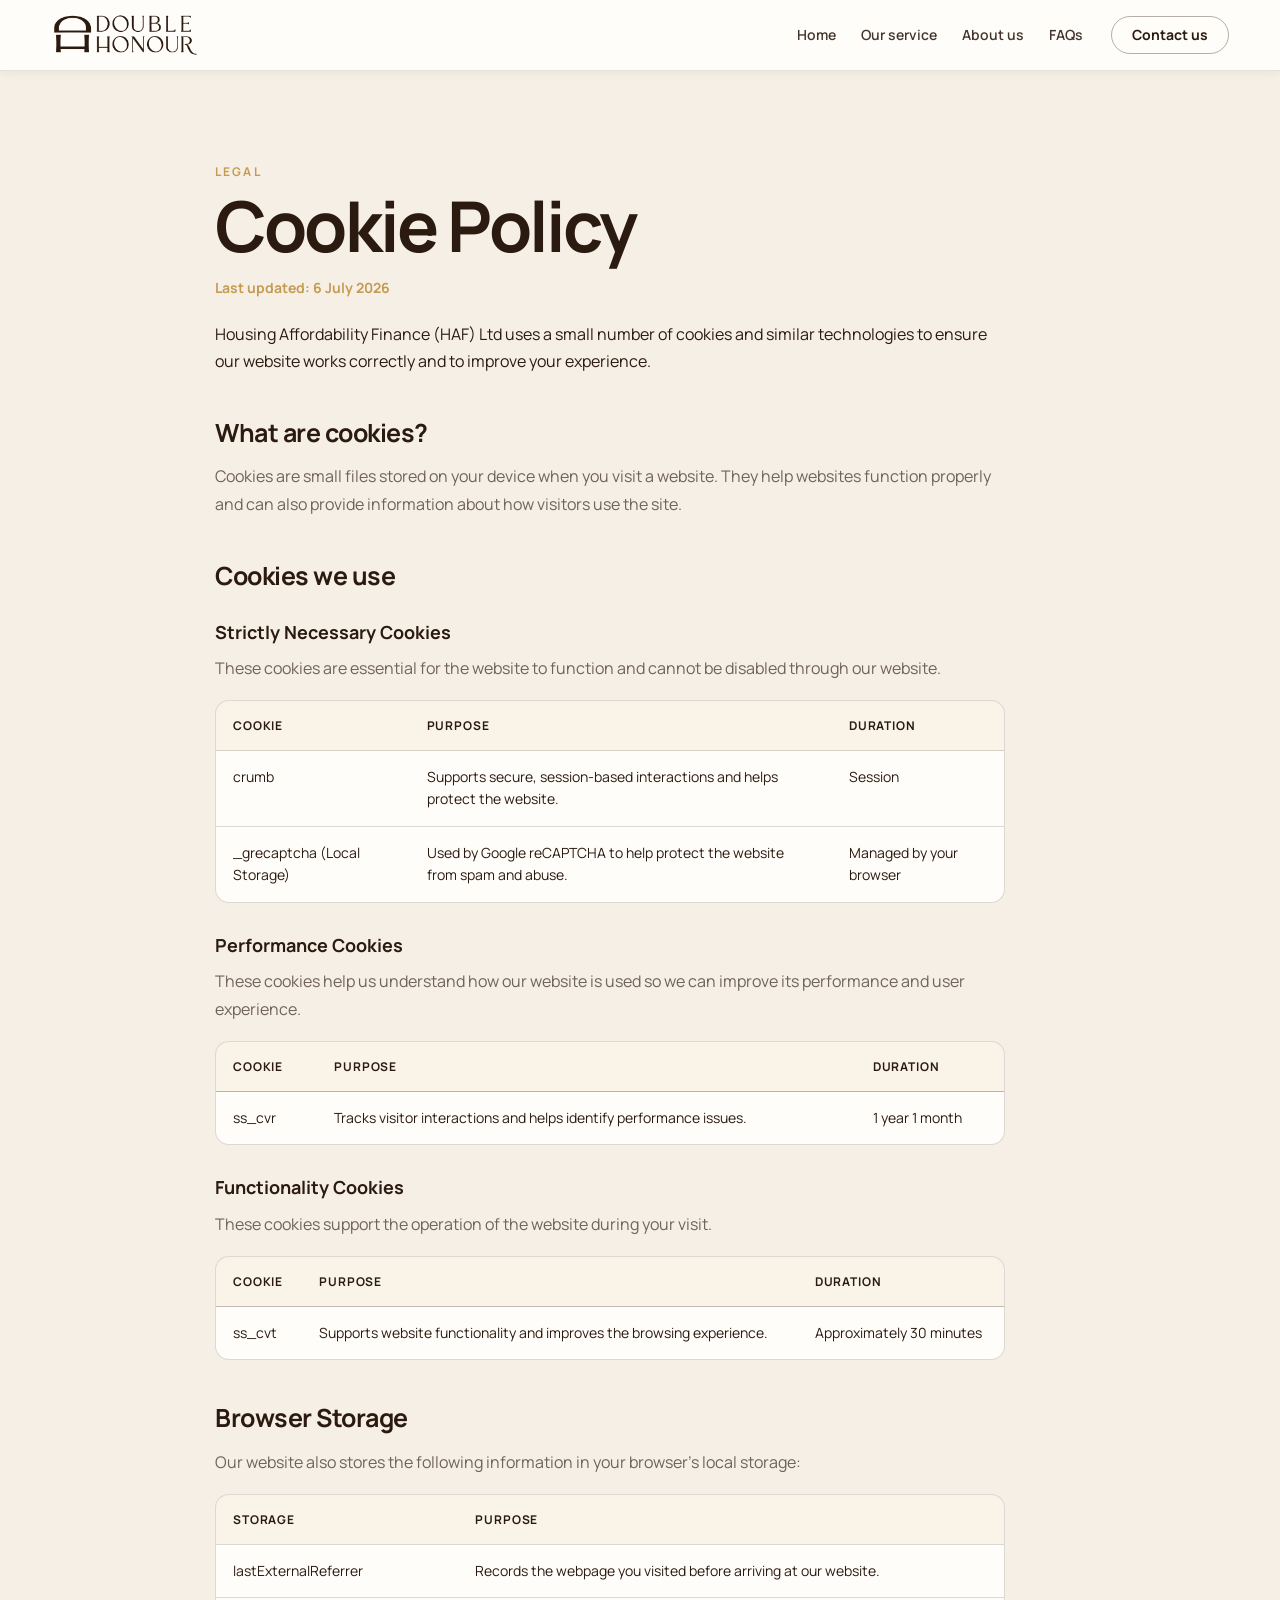
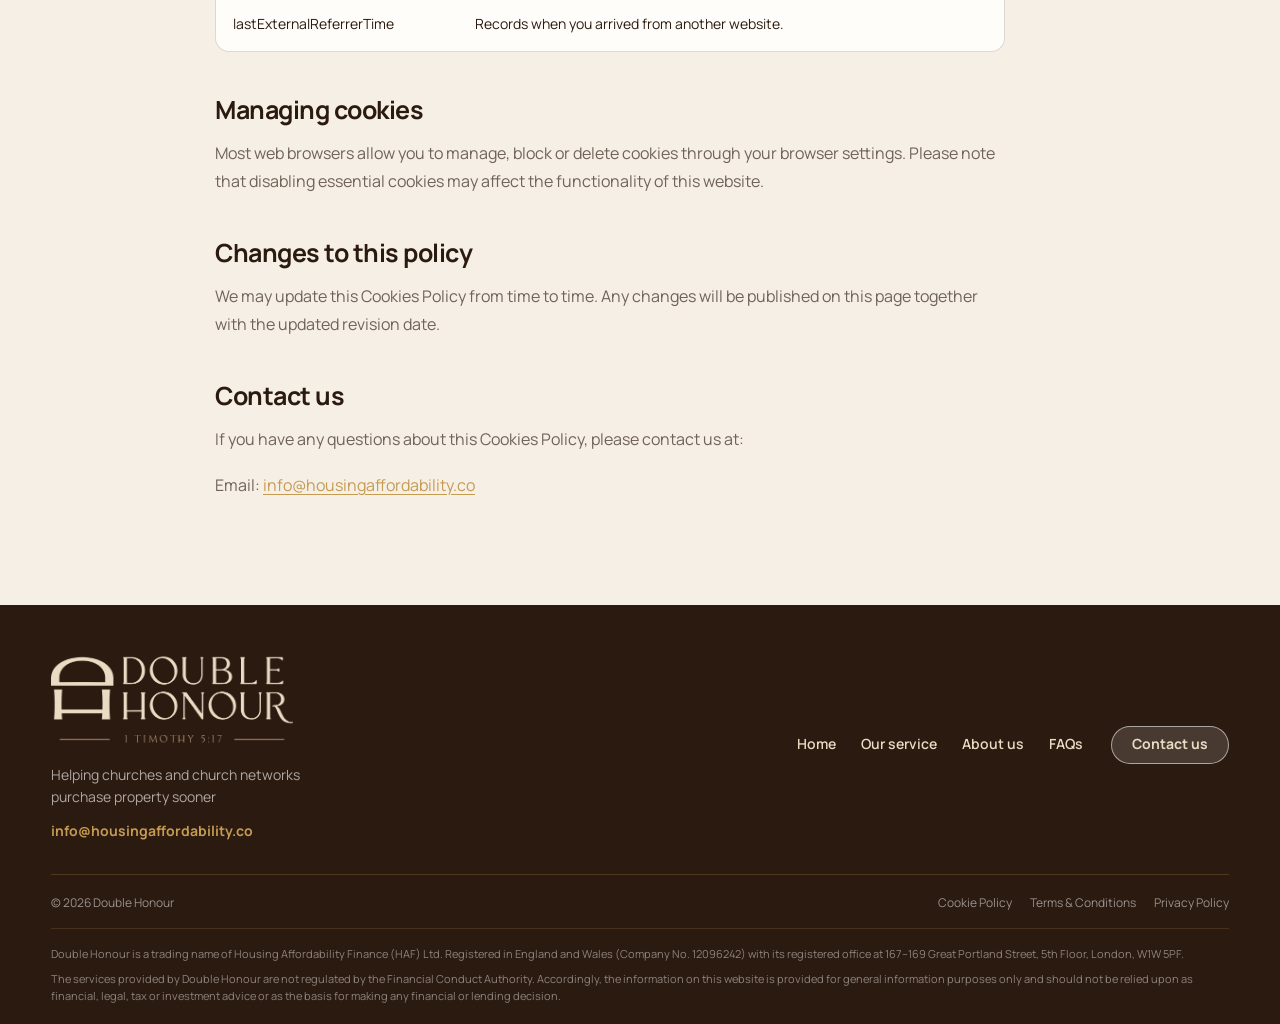
<file: cookie-policy.html>
<!doctype html>
<html lang="en">
<head>
  <meta charset="utf-8">
  <meta name="viewport" content="width=device-width, initial-scale=1">
  <meta name="description" content="Cookie Policy for the Double Honour website.">
  <title>Double Honour</title>
  <link rel="preconnect" href="https://fonts.googleapis.com">
  <link rel="preconnect" href="https://fonts.gstatic.com" crossorigin>
  <link href="https://fonts.googleapis.com/css2?family=Manrope:wght@400;500;600;700&display=swap" rel="stylesheet">
  <link rel="stylesheet" href="styles.css">
</head>
<body>
  <a class="skip-link" href="#main">Skip to content</a>
  <header class="site-header on-light">
    <div class="shell header-inner">
      <a class="brand" href="index.html" aria-label="Double Honour home"><img class="brand-mark" src="assets/double-honour-dark.png" alt="Double Honour"></a>
      <nav class="desktop-nav" aria-label="Primary navigation">
        <a href="index.html">Home</a>
        <a href="our-service.html">Our service</a>
        <a href="about.html">About us</a>
        <a href="faq.html">FAQs</a>
      </nav>
      <a class="button button-small desktop-contact" href="contact.html">Contact us</a>
      <button class="menu-button" type="button" aria-expanded="false" aria-controls="mobile-menu" aria-label="Open navigation"><span></span><span></span><span></span></button>
    </div>
    <div class="mobile-menu" id="mobile-menu" hidden>
      <nav aria-label="Mobile navigation">
        <a href="index.html">Home</a>
        <a href="our-service.html">Our service</a>
        <a href="about.html">About us</a>
        <a href="faq.html">FAQs</a>
        <a href="contact.html">Contact us</a>
      </nav>
    </div>
  </header>
  <main id="main">
    <section class="legal-page">
      <div class="shell legal-page-inner">
        <p class="eyebrow">Legal</p>
        <h1>Cookie Policy</h1>
        <div class="legal-content">
          <p class="legal-updated">Last updated: 6 July 2026</p>
          <p class="legal-lead">Housing Affordability Finance (HAF) Ltd uses a small number of cookies and similar technologies to ensure our website works correctly and to improve your experience.</p>

          <h2>What are cookies?</h2>
          <p>Cookies are small files stored on your device when you visit a website. They help websites function properly and can also provide information about how visitors use the site.</p>

          <h2>Cookies we use</h2>
          <h3>Strictly Necessary Cookies</h3>
          <p>These cookies are essential for the website to function and cannot be disabled through our website.</p>
          <div class="legal-table-wrap"><table class="legal-table"><thead><tr><th>Cookie</th><th>Purpose</th><th>Duration</th></tr></thead><tbody>
            <tr><td>crumb</td><td>Supports secure, session-based interactions and helps protect the website.</td><td>Session</td></tr>
            <tr><td>_grecaptcha (Local Storage)</td><td>Used by Google reCAPTCHA to help protect the website from spam and abuse.</td><td>Managed by your browser</td></tr>
          </tbody></table></div>

          <h3>Performance Cookies</h3>
          <p>These cookies help us understand how our website is used so we can improve its performance and user experience.</p>
          <div class="legal-table-wrap"><table class="legal-table"><thead><tr><th>Cookie</th><th>Purpose</th><th>Duration</th></tr></thead><tbody>
            <tr><td>ss_cvr</td><td>Tracks visitor interactions and helps identify performance issues.</td><td>1 year 1 month</td></tr>
          </tbody></table></div>

          <h3>Functionality Cookies</h3>
          <p>These cookies support the operation of the website during your visit.</p>
          <div class="legal-table-wrap"><table class="legal-table"><thead><tr><th>Cookie</th><th>Purpose</th><th>Duration</th></tr></thead><tbody>
            <tr><td>ss_cvt</td><td>Supports website functionality and improves the browsing experience.</td><td>Approximately 30 minutes</td></tr>
          </tbody></table></div>

          <h2>Browser Storage</h2>
          <p>Our website also stores the following information in your browser's local storage:</p>
          <div class="legal-table-wrap"><table class="legal-table"><thead><tr><th>Storage</th><th>Purpose</th></tr></thead><tbody>
            <tr><td>lastExternalReferrer</td><td>Records the webpage you visited before arriving at our website.</td></tr>
            <tr><td>lastExternalReferrerTime</td><td>Records when you arrived from another website.</td></tr>
          </tbody></table></div>

          <h2>Managing cookies</h2>
          <p>Most web browsers allow you to manage, block or delete cookies through your browser settings. Please note that disabling essential cookies may affect the functionality of this website.</p>

          <h2>Changes to this policy</h2>
          <p>We may update this Cookies Policy from time to time. Any changes will be published on this page together with the updated revision date.</p>

          <h2>Contact us</h2>
          <p>If you have any questions about this Cookies Policy, please contact us at:</p>
          <p>Email: <a href="mailto:info@housingaffordability.co">info@housingaffordability.co</a></p>
        </div>
      </div>
    </section>
  </main>
  <footer class="site-footer">
    <div class="shell footer-top">
      <div class="footer-brand">
        <img class="footer-brand-mark" src="assets/double-honour-light-message.png" alt="Double Honour">
        <p>Helping churches and church networks<br class="desktop-br">purchase property sooner</p>
        <a class="footer-contact" href="mailto:info@housingaffordability.co">info@housingaffordability.co</a>
      </div>
      <div class="footer-links">
        <a href="index.html">Home</a>
        <a href="our-service.html">Our service</a>
        <a href="about.html">About us</a>
        <a href="faq.html">FAQs</a>
        <a class="button button-small footer-contact-button" href="contact.html">Contact us</a>
      </div>
    </div>
    <div class="shell footer-bottom">
      <span>© <span data-year></span> Double Honour</span>
      <div class="footer-legal">
        <a href="cookie-policy.html">Cookie Policy</a>
        <a href="terms-and-conditions.html">Terms &amp; Conditions</a>
        <a href="privacy-policy.html">Privacy Policy</a>
      </div>
    </div>

    <div class="shell footer-notices" aria-label="Company and regulatory information">
      <p>Double Honour is a trading name of Housing Affordability Finance (HAF) Ltd. Registered in England and Wales (Company No. 12096242) with its registered office at 167–169 Great Portland Street, 5th Floor, London, W1W 5PF.</p>
      <p>The services provided by Double Honour are not regulated by the Financial Conduct Authority. Accordingly, the information on this website is provided for general information purposes only and should not be relied upon as financial, legal, tax or investment advice or as the basis for making any financial or lending decision.</p>
    </div>
  </footer>
  <script src="script.js"></script>
</body>
</html>
</file>
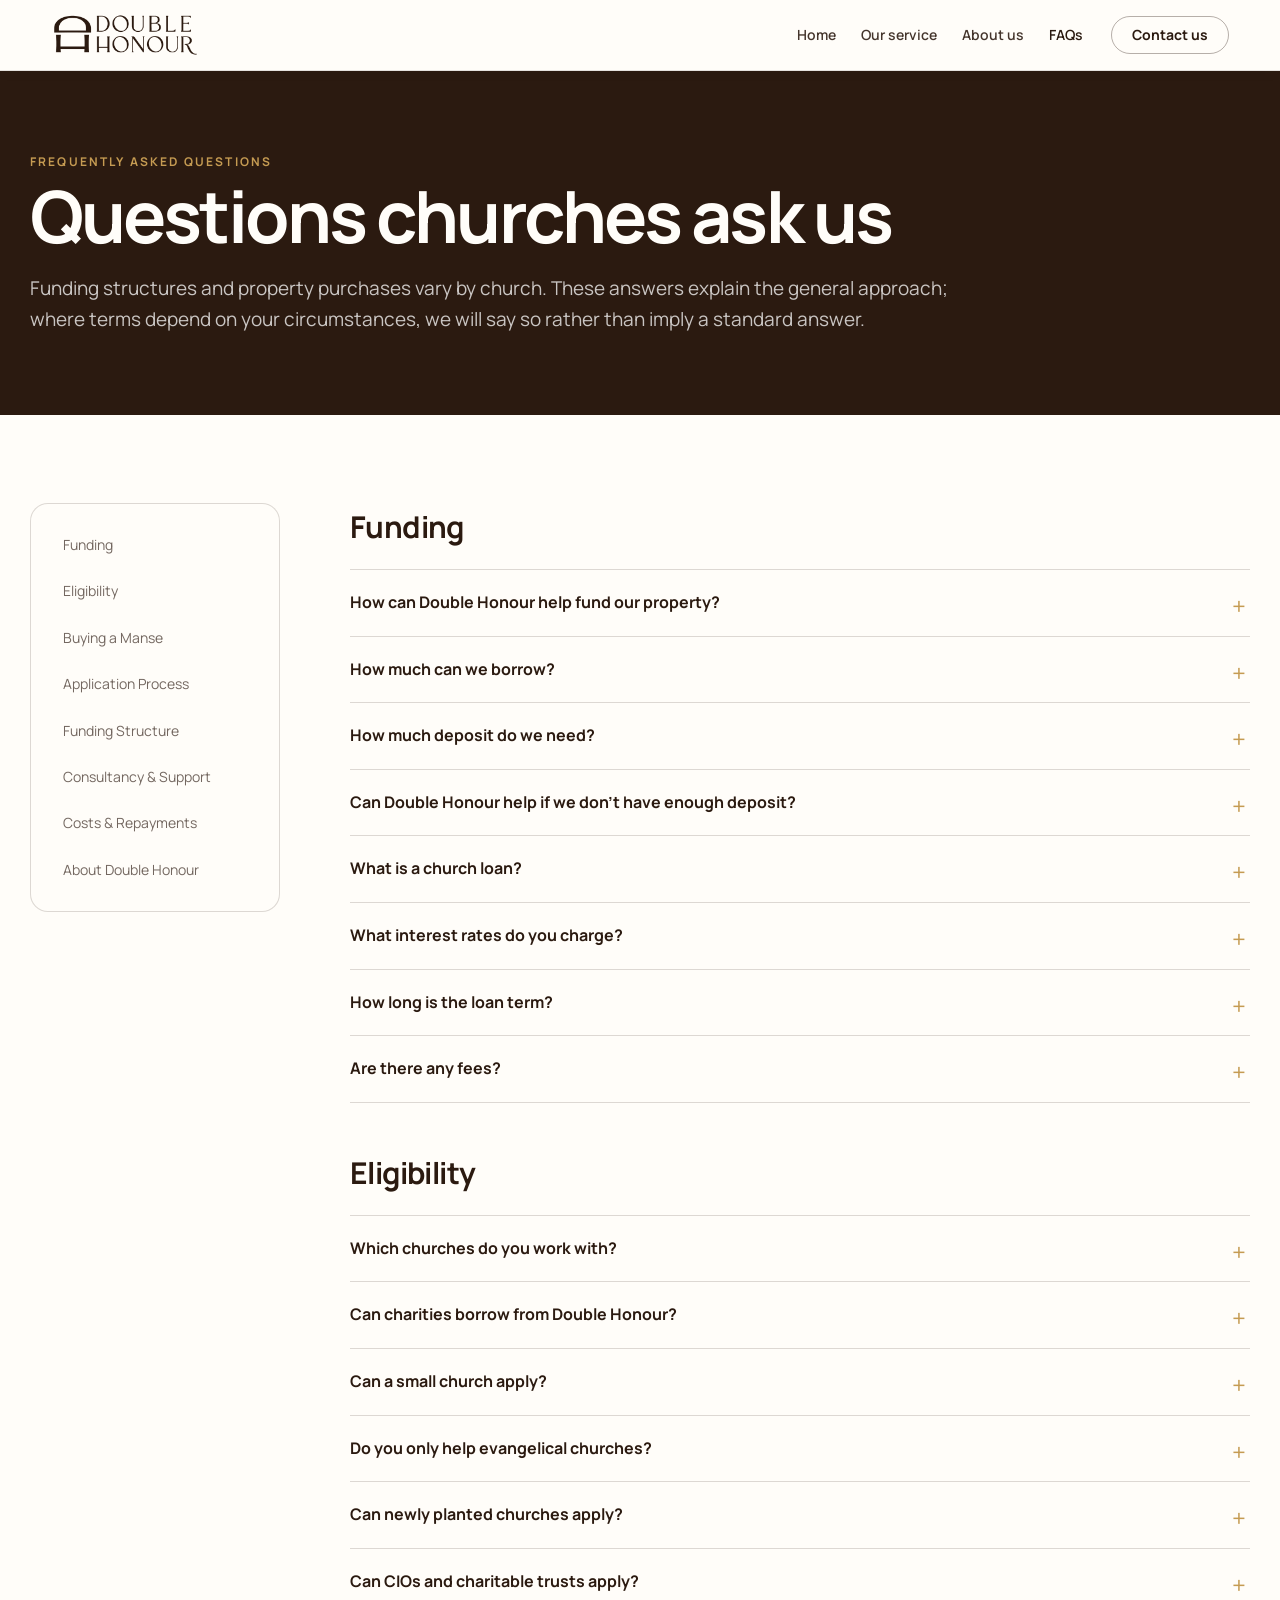
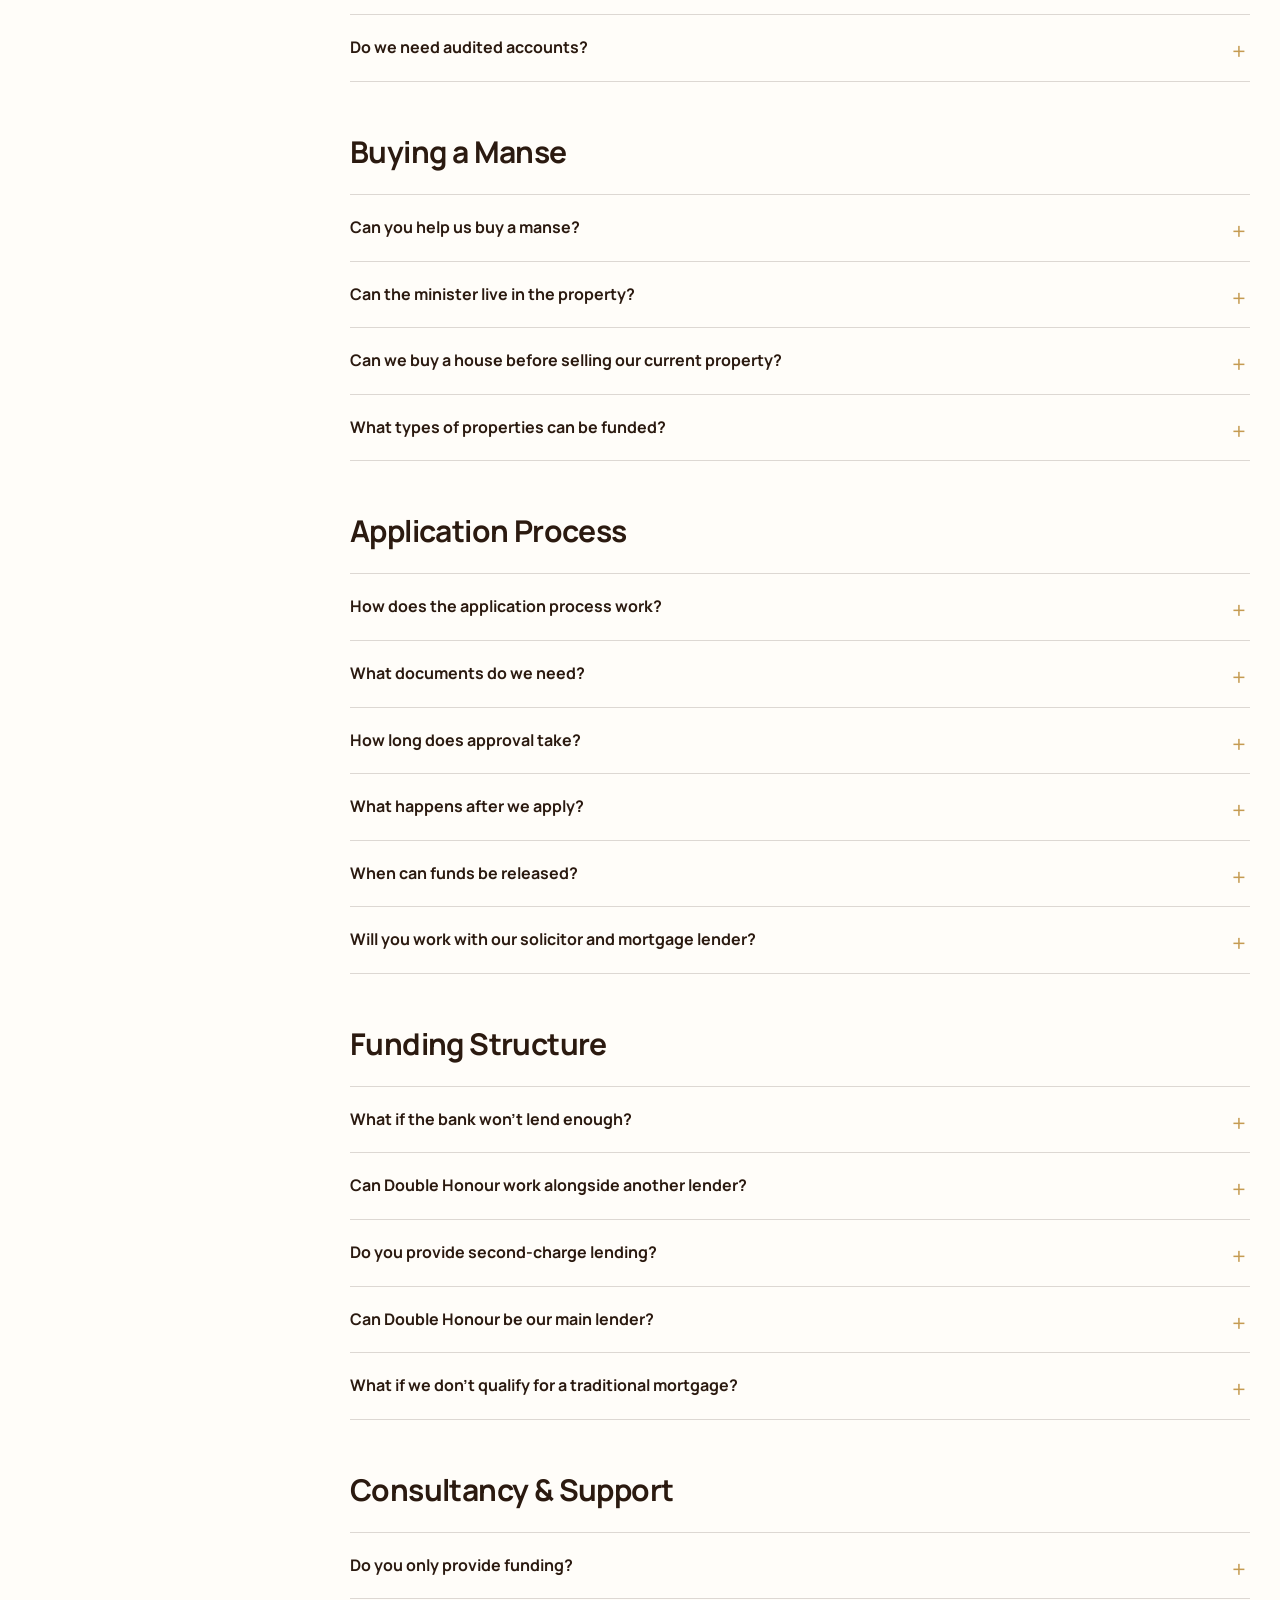
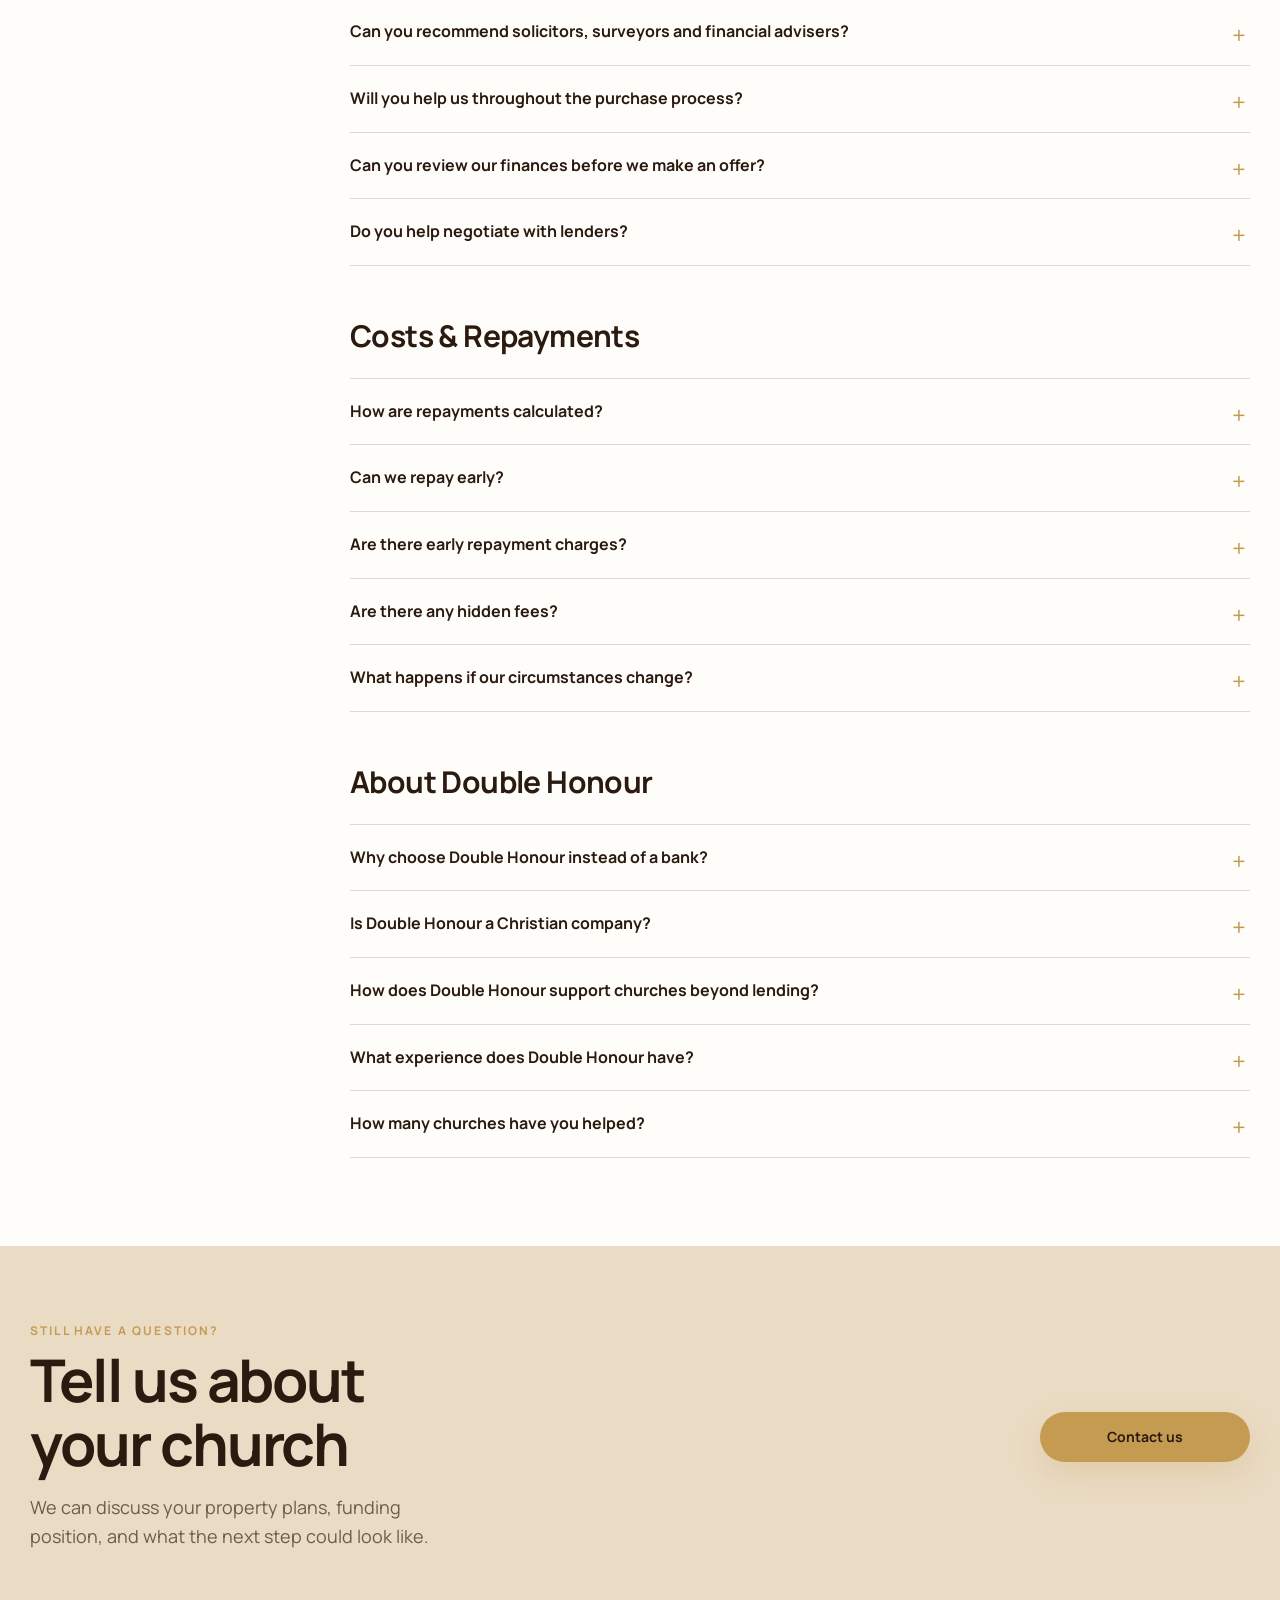
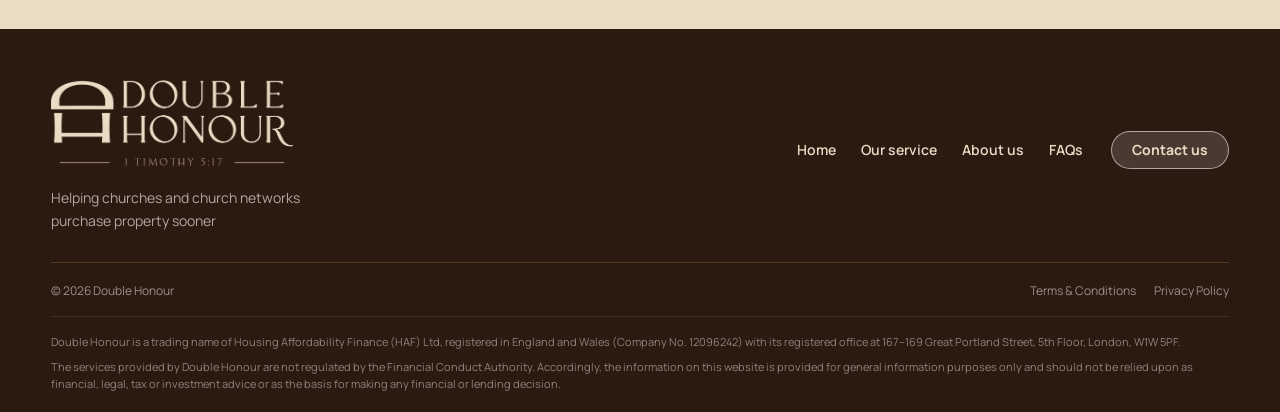
<file: faq.html>
<!DOCTYPE html>

<html lang="en">
<head>
<meta charset="utf-8"/>
<meta content="width=device-width, initial-scale=1" name="viewport"/>
<meta content="Frequently asked questions about church mortgages, manse funding, eligibility, application process and Double Honour property support." name="description"/>
<title>Double Honour</title>
<link href="https://fonts.googleapis.com" rel="preconnect"/>
<link crossorigin="" href="https://fonts.gstatic.com" rel="preconnect"/>
<link href="https://fonts.googleapis.com/css2?family=Manrope:wght@400;500;600;700&amp;display=swap" rel="stylesheet"/>
<link href="styles.css" rel="stylesheet"/>
</head>
<body>
<a class="skip-link" href="#main">Skip to content</a>
<header class="site-header">
<div class="shell header-inner">
<a aria-label="Double Honour home" class="brand" href="index.html"><img alt="Double Honour" class="brand-mark" src="assets/double-honour-dark.png"/></a>
<nav aria-label="Primary navigation" class="desktop-nav">
<a href="index.html">Home</a>
<a href="our-service.html">Our service</a>
<a href="about.html">About us</a>
<a aria-current="page" href="faq.html">FAQs</a>
</nav>
<a class="button button-small desktop-contact" href="contact.html">Contact us</a>
<button aria-controls="mobile-menu" aria-expanded="false" aria-label="Open navigation" class="menu-button" type="button"><span></span><span></span><span></span></button>
</div>
<div class="mobile-menu" hidden="" id="mobile-menu">
<nav aria-label="Mobile navigation">
<a href="index.html">Home</a>
<a href="our-service.html">Our service</a>
<a href="about.html">About us</a>
<a aria-current="page" href="faq.html">FAQs</a>
<a href="contact.html">Contact us</a>
</nav>
</div>
</header>
<main id="main">
<section class="faq-hero"><div class="shell"><p class="eyebrow light">Frequently asked questions</p><h1>Questions churches ask us</h1><p>Funding structures and property purchases vary by church. These answers explain the general approach;<span class="mobile-word-space" aria-hidden="true"> </span><br class="desktop-br"/>where terms depend on your circumstances, we will say so rather than imply a standard answer.</p></div></section>
<section class="section"><div class="shell faq-layout"><nav aria-label="FAQ categories" class="faq-nav"><a href="#funding">Funding</a><a href="#eligibility">Eligibility</a><a href="#manse">Buying a Manse</a><a href="#process">Application Process</a><a href="#structure">Funding Structure</a><a href="#support">Consultancy &amp; Support</a><a href="#costs">Costs &amp; Repayments</a><a href="#about">About Double Honour</a></nav><div class="faq-groups"><section class="faq-group" id="funding"><h2>Funding</h2><div class="faq-list"><details><summary>How can Double Honour help fund our property?</summary><div class="faq-answer"><p>Many churches use a combination of their own savings and traditional bank finance. Double Honour can work with churches where conventional lending is insufficient or unavailable, subject to the church’s circumstances and the proposed property purchase.</p></div></details><details><summary>How much can we borrow?</summary><div class="faq-answer"><p>There is no single borrowing amount that applies to every church. We begin by understanding your financial position, property requirements, fundraising progress, and existing funding options before structuring an appropriate solution.</p></div></details><details><summary>How much deposit do we need?</summary><div class="faq-answer"><p>Deposit requirements depend on the property and the overall funding structure. Double Honour’s role can include helping bridge a funding gap where church savings and traditional lending do not cover the full purchase price.</p></div></details><details><summary>Can Double Honour help if we don't have enough deposit?</summary><div class="faq-answer"><p>Potentially, yes. Bridging the gap between church savings, traditional lending, and the purchase price is one of the core situations Double Honour is designed to address.</p></div></details><details><summary>What is a church loan?</summary><div class="faq-answer"><p>In this context, it is funding provided to support a church or eligible church-related charity with a property purchase. The exact structure will depend on the transaction and the organisation involved.</p></div></details><details><summary>What interest rates do you charge?</summary><div class="faq-answer"><p>There is no standard universal rate, and it largely varies based on the overall funding structure. Funding terms are structured for the individual transaction and will be explained before any commitment is made.</p></div></details><details><summary>How long is the loan term?</summary><div class="faq-answer"><p>Loan terms are considered case by case. Please contact Double Honour with your circumstances so the team can discuss an appropriate structure.</p></div></details><details><summary>Are there any fees?</summary><div class="faq-answer"><p>Any applicable fees and costs depend on the nature of each transaction. Double Honour will set out the relevant terms prior to commitment as part of the consultancy and funding process.</p></div></details></div></section><section class="faq-group" id="eligibility"><h2>Eligibility</h2><div class="faq-list"><details><summary>Which churches do you work with?</summary><div class="faq-answer"><p>Double Honour supports churches and church networks that endorse the <a href="https://www.eauk.org/about-us/how-we-work/basis-of-faith" rel="noopener noreferrer" target="_blank">Statement of Faith by the Evangelical Alliance</a> and seek property solutions for ministry. Each enquiry is assessed on its own circumstances, structure, and property needs.</p></div></details><details><summary>Can charities borrow from Double Honour?</summary><div class="faq-answer"><p>Double Honour works with churches and church-related charitable organisations. The appropriate borrower and ownership structure is considered as part of the transaction.</p></div></details><details><summary>Can a small church apply?</summary><div class="faq-answer"><p>Yes, a smaller church can still start a conversation with Double Honour. Suitability depends on the organisation’s financial position, property requirement, and proposed funding plan rather than size alone.</p></div></details><details><summary>Do you only help evangelical churches?</summary><div class="faq-answer"><p>Double Honour describes itself as a Christian organisation serving churches. If you are unsure whether your church fits Double Honour’s remit, please contact the team and they can confirm.</p></div></details><details><summary>Can newly planted churches apply?</summary><div class="faq-answer"><p>Newly planted churches can contact Double Honour. The team will look at the church’s financial position, fundraising progress, governance, and property requirements as part of the assessment.</p></div></details><details><summary>Can CIOs and charitable trusts apply?</summary><div class="faq-answer"><p>The legal and ownership structure needs to be considered for each transaction. Please contact Double Honour with your organisation details so the team can advise on fit.</p></div></details><details><summary>Do we need audited accounts?</summary><div class="faq-answer"><p>Audited accounts may not be a legal requirement for your church. In the absence of audited accounts, we require that the basic information be publicly available on the relevant Charity Commission database. Double Honour will confirm what financial information is needed after the initial discussion.</p></div></details></div></section><section class="faq-group" id="manse"><h2>Buying a Manse</h2><div class="faq-list"><details><summary>Can you help us buy a manse?</summary><div class="faq-answer"><p>Yes. Helping churches purchase residential property for ministry is at the centre of Double Honour’s work, from funding strategy through property search, negotiation, and completion support.</p></div></details><details><summary>Can the minister live in the property?</summary><div class="faq-answer"><p>Double Honour’s model is designed around housing for ministers and other gospel workers, subject to the legal and transaction structure of the particular purchase.</p></div></details><details><summary>Can we buy a house before selling our current property?</summary><div class="faq-answer"><p>This depends on the timing, existing property, available capital, and lending structure. Double Honour can review the position with you and assess whether a workable funding plan is possible.</p></div></details><details><summary>What types of properties can be funded?</summary><div class="faq-answer"><p>Double Honour focuses primarily on residential property for ministry. Suitability is assessed in the context of the church’s and the minister family’s needs and the proposed purchase.</p></div></details></div></section><section class="faq-group" id="process"><h2>Application Process</h2><div class="faq-list"><details><summary>How does the application process work?</summary><div class="faq-answer"><p>Double Honour starts with a discovery consultation, then helps the church prepare to buy, find the right property, negotiate and secure it, manage the purchase, and complete the handover.</p></div></details><details><summary>What documents do we need?</summary><div class="faq-answer"><p>The exact documents depend on the church and transaction. As a starting point, Double Honour will need enough information to understand your financial position, fundraising progress, governance, and property requirements.</p></div></details><details><summary>How long does approval take?</summary><div class="faq-answer"><p>Timing depends on the complexity of the church, the proposed property, and the funding structure. Double Honour will be able to give a clearer timetable after the initial consultation.</p></div></details><details><summary>What happens after we apply?</summary><div class="faq-answer"><p>Double Honour reviews your ministry needs, property requirements, and financial position, then works with you on a tailored property and funding strategy and the steps required to become ready to buy.</p></div></details><details><summary>When can funds be released?</summary><div class="faq-answer"><p>Funding can only be released once the agreed transaction requirements and documentation are in place. The exact timing is specific to each purchase.</p></div></details><details><summary>Will you work with our solicitor and mortgage lender?</summary><div class="faq-answer"><p>Yes. Double Honour’s process includes coordinating with professionals such as solicitors, surveyors, valuers, mortgage advisers, and other lenders, if relevant, to help the transaction progress.</p></div></details></div></section><section class="faq-group" id="structure"><h2>Funding Structure</h2><div class="faq-list"><details><summary>What if the bank won't lend enough?</summary><div class="faq-answer"><p>That is one of the main funding gaps Double Honour is designed to address. Double Honour can assess whether additional flexible capital can sit alongside the church’s savings and traditional lending.</p></div></details><details><summary>Can Double Honour work alongside another lender?</summary><div class="faq-answer"><p>Yes. Double Honour’s model can work alongside senior or traditional lenders as part of the overall capital structure, subject to the specific transaction.</p></div></details><details><summary>Do you provide second-charge lending?</summary><div class="faq-answer"><p>The exact security and ranking of Double Honour funding depends on the transaction. Please contact the team for current terms rather than relying on a standard structure.</p></div></details><details><summary>Can Double Honour be our main lender?</summary><div class="faq-answer"><p>That will depend on the church, the property, and the funding requirement. Double Honour will assess whether it can provide funding and what funding structure may be available for the particular transaction.</p></div></details><details><summary>What if we don't qualify for a traditional mortgage?</summary><div class="faq-answer"><p>Double Honour can still review the position with you. The team’s role includes looking beyond a standard mortgage and assessing whether a different sustainable funding structure is possible.</p></div></details></div></section><section class="faq-group" id="support"><h2>Consultancy &amp; Support</h2><div class="faq-list"><details><summary>Do you only provide funding?</summary><div class="faq-answer"><p>No. Double Honour also supports churches with financial analysis, funding structure, fundraising advice, property identification, negotiation, and daily transaction support through to completion.</p></div></details><details><summary>Can you recommend solicitors, surveyors and financial advisers?</summary><div class="faq-answer"><p>Double Honour’s process includes coordinating with trusted professionals such as solicitors, surveyors, valuers, mortgage advisers, and lenders. The most appropriate advisers will depend on the transaction.</p></div></details><details><summary>Will you help us throughout the purchase process?</summary><div class="faq-answer"><p>Yes. Double Honour’s current process is designed as end-to-end support, from the first discovery consultation through to completion and handover.</p></div></details><details><summary>Can you review our finances before we make an offer?</summary><div class="faq-answer"><p>Yes. Understanding the church’s financial position and structuring a sustainable funding solution are core parts of Double Honour’s support before a purchase progresses.</p></div></details><details><summary>Do you help negotiate with lenders?</summary><div class="faq-answer"><p>Double Honour can help coordinate the funding process and support the church in discussions with its lenders and professional advisers.</p></div></details></div></section><section class="faq-group" id="costs"><h2>Costs &amp; Repayments</h2><div class="faq-list"><details><summary>How are repayments calculated?</summary><div class="faq-answer"><p>Repayment terms depend on the funding structure agreed for the transaction. Double Honour will explain the economics and repayment profile before the church commits.</p></div></details><details><summary>Can we repay early?</summary><div class="faq-answer"><p>Early repayment terms are transaction-specific. Please ask Double Honour to confirm the flexibility available under the proposed funding structure.</p></div></details><details><summary>Are there early repayment charges?</summary><div class="faq-answer"><p>There is no universal standard terms and policies, and it varies depending on the funding structure. Any early repayment provisions will be set out clearly in the agreed terms.</p></div></details><details><summary>Are there any hidden fees?</summary><div class="faq-answer"><p>Double Honour will set out the applicable consultancy fees, funding terms, and transaction costs before commitment. If a particular cost is relevant to your structure, it should be addressed during the process.</p></div></details><details><summary>What happens if our circumstances change?</summary><div class="faq-answer"><p>Double Honour describes its funding approach as flexible and tailored. If circumstances change, speak to the team as early as possible so the position can be reviewed.</p></div></details></div></section><section class="faq-group" id="about"><h2>About Double Honour</h2><div class="faq-list"><details><summary>Why choose Double Honour instead of a bank?</summary><div class="faq-answer"><p>Double Honour is designed to complement situations where traditional lending alone does not solve the property funding need or when a church is not eligible for a standard bank mortgage. Depending on the transaction, Double Honour may be able to provide a different and more flexible funding structure alongside or instead of traditional lending. It combines flexible funding with specialist church, property, and finance support.</p></div></details><details><summary>Is Double Honour a Christian company?</summary><div class="faq-answer"><p>Yes. Double Honour is a Christian company helping churches buy homes for their ministers and as a long-term partner seeking to serve churches with integrity and stewardship.</p></div></details><details><summary>How does Double Honour support churches beyond lending?</summary><div class="faq-answer"><p>Double Honour supports churches with financial analysis, capital structuring, fundraising advice, property search and assessment, negotiation, and support through to completion.</p></div></details><details><summary>What experience does Double Honour have?</summary><div class="faq-answer"><p>Double Honour’s team is comprised of the top-notch industry professionals who are dedicated to serving the Church with best-in-class expertise, so that the church resources can be safeguarded and wisely managed upon a foundation that will last for generations. The team brings over 150 years of combined experience across residential property sales and development, valuation, private equity, investment management, law and board-level advisory in the organisations that are globally recognised and acclaimed.</p></div></details><details><summary>How many churches have you helped?</summary><div class="faq-answer"><p>As of August 2026, Double Honour has helped 22 churches across the UK.</p></div></details></div></section></div></div></section>
<section class="contact-section"><div class="shell contact-grid"><div><p class="eyebrow">Still have a question?</p><h2>Tell us about<span class="mobile-word-space" aria-hidden="true"> </span><br class="desktop-br"/>your church</h2><p>We can discuss your property plans, funding<span class="mobile-word-space" aria-hidden="true"> </span><br class="desktop-br"/>position, and what the next step could look like.</p></div><div class="contact-actions"><a class="button" href="contact.html">Contact us</a></div></div></section>
</main>
<footer class="site-footer">
<div class="shell footer-top">
<div class="footer-brand">
<img alt="Double Honour" class="footer-brand-mark" src="assets/double-honour-light-message.png"/>
<p>Helping churches and church networks<span class="mobile-word-space" aria-hidden="true"> </span><br class="desktop-br"/>purchase property sooner</p>
</div>
<div class="footer-links">
<a href="index.html">Home</a>
<a href="our-service.html">Our service</a>
<a href="about.html">About us</a>
<a href="faq.html">FAQs</a>
<a class="button button-small footer-contact-button" href="contact.html">Contact us</a>
</div>
</div>
<div class="shell footer-bottom">
<span>© <span data-year=""></span> Double Honour</span>
<div class="footer-legal">
<a href="terms-and-conditions.html">Terms &amp; Conditions</a>
<a href="privacy-policy.html">Privacy Policy</a>
</div>
</div>
<div aria-label="Company and regulatory information" class="shell footer-notices">
<p>Double Honour is a trading name of Housing Affordability Finance (HAF) Ltd, registered in England and Wales (Company No. 12096242) with its registered office at 167–169 Great Portland Street, 5th Floor, London, W1W 5PF.</p>
<p>The services provided by Double Honour are not regulated by the Financial Conduct Authority. Accordingly, the information on this website is provided for general information purposes only and should not be relied upon as financial, legal, tax or investment advice or as the basis for making any financial or lending decision.</p>
</div>
</footer>
<script src="script.js"></script>
</body>
</html>
</file>
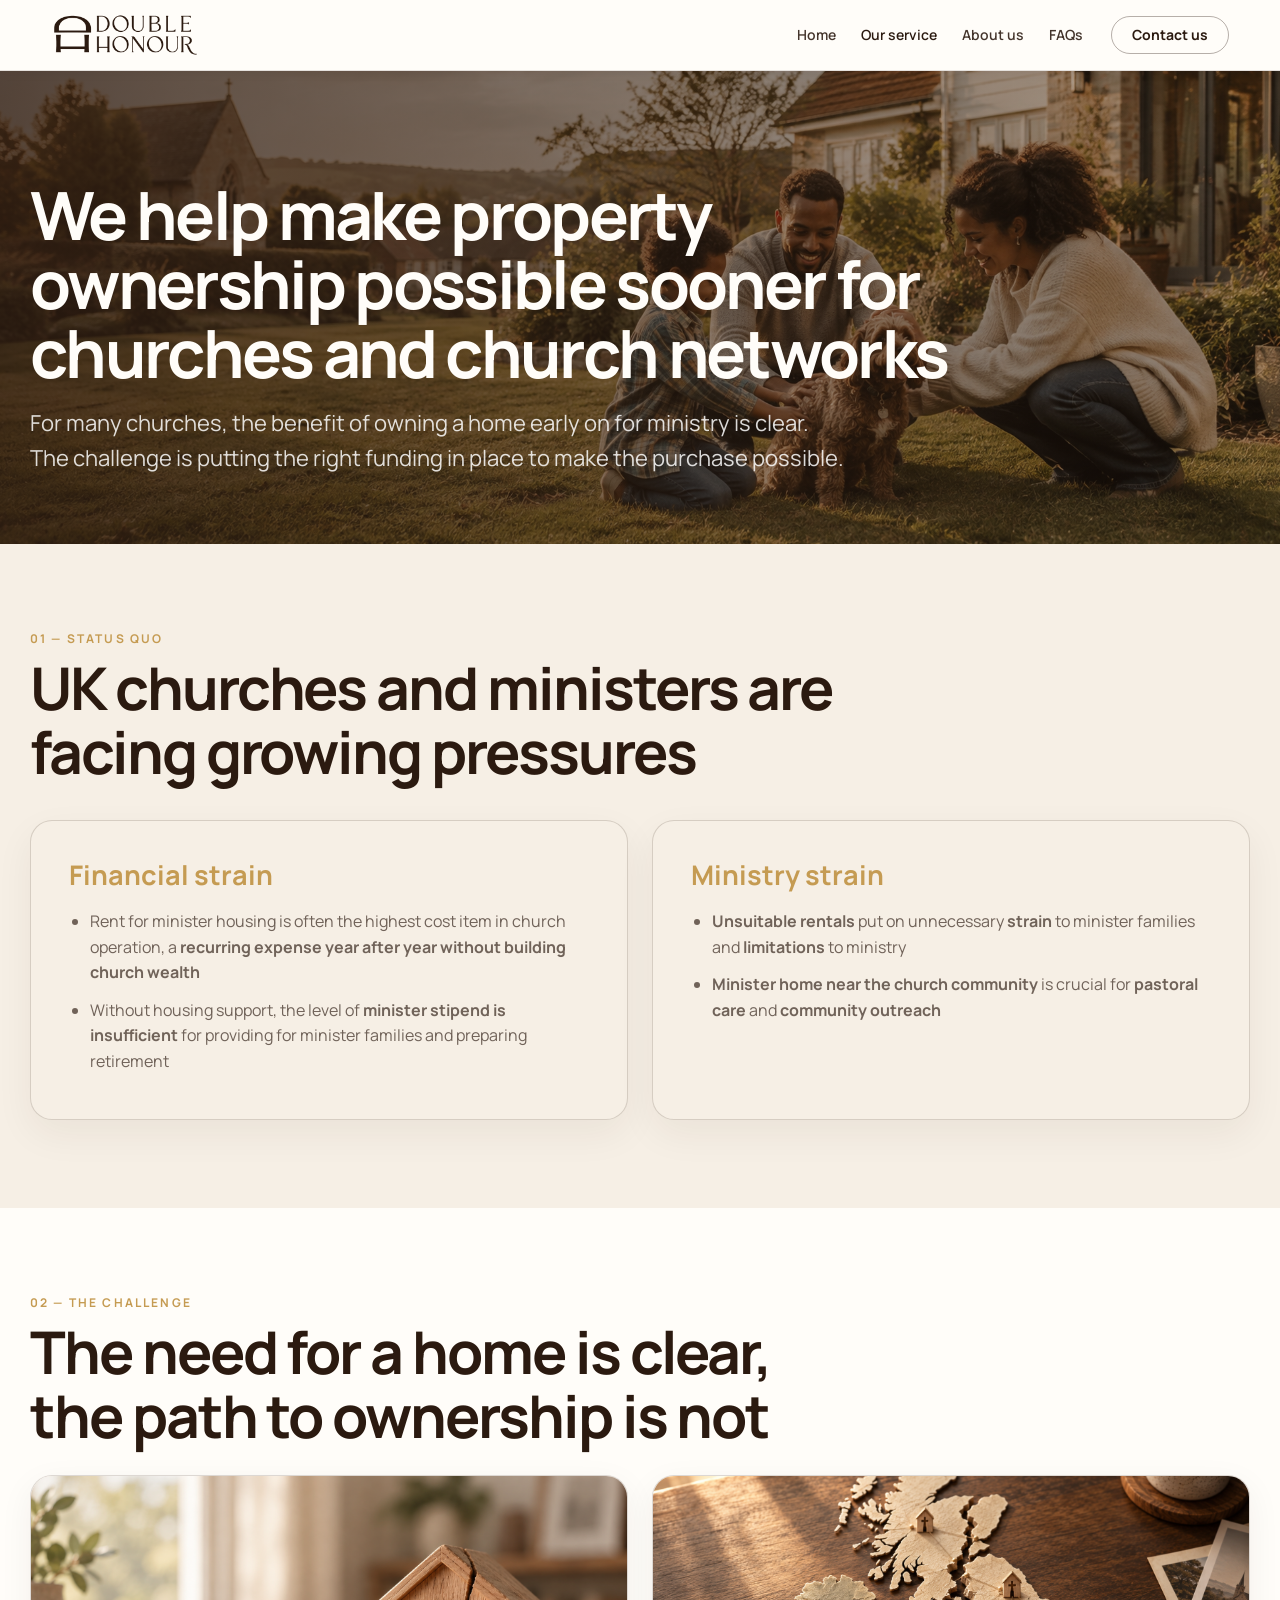
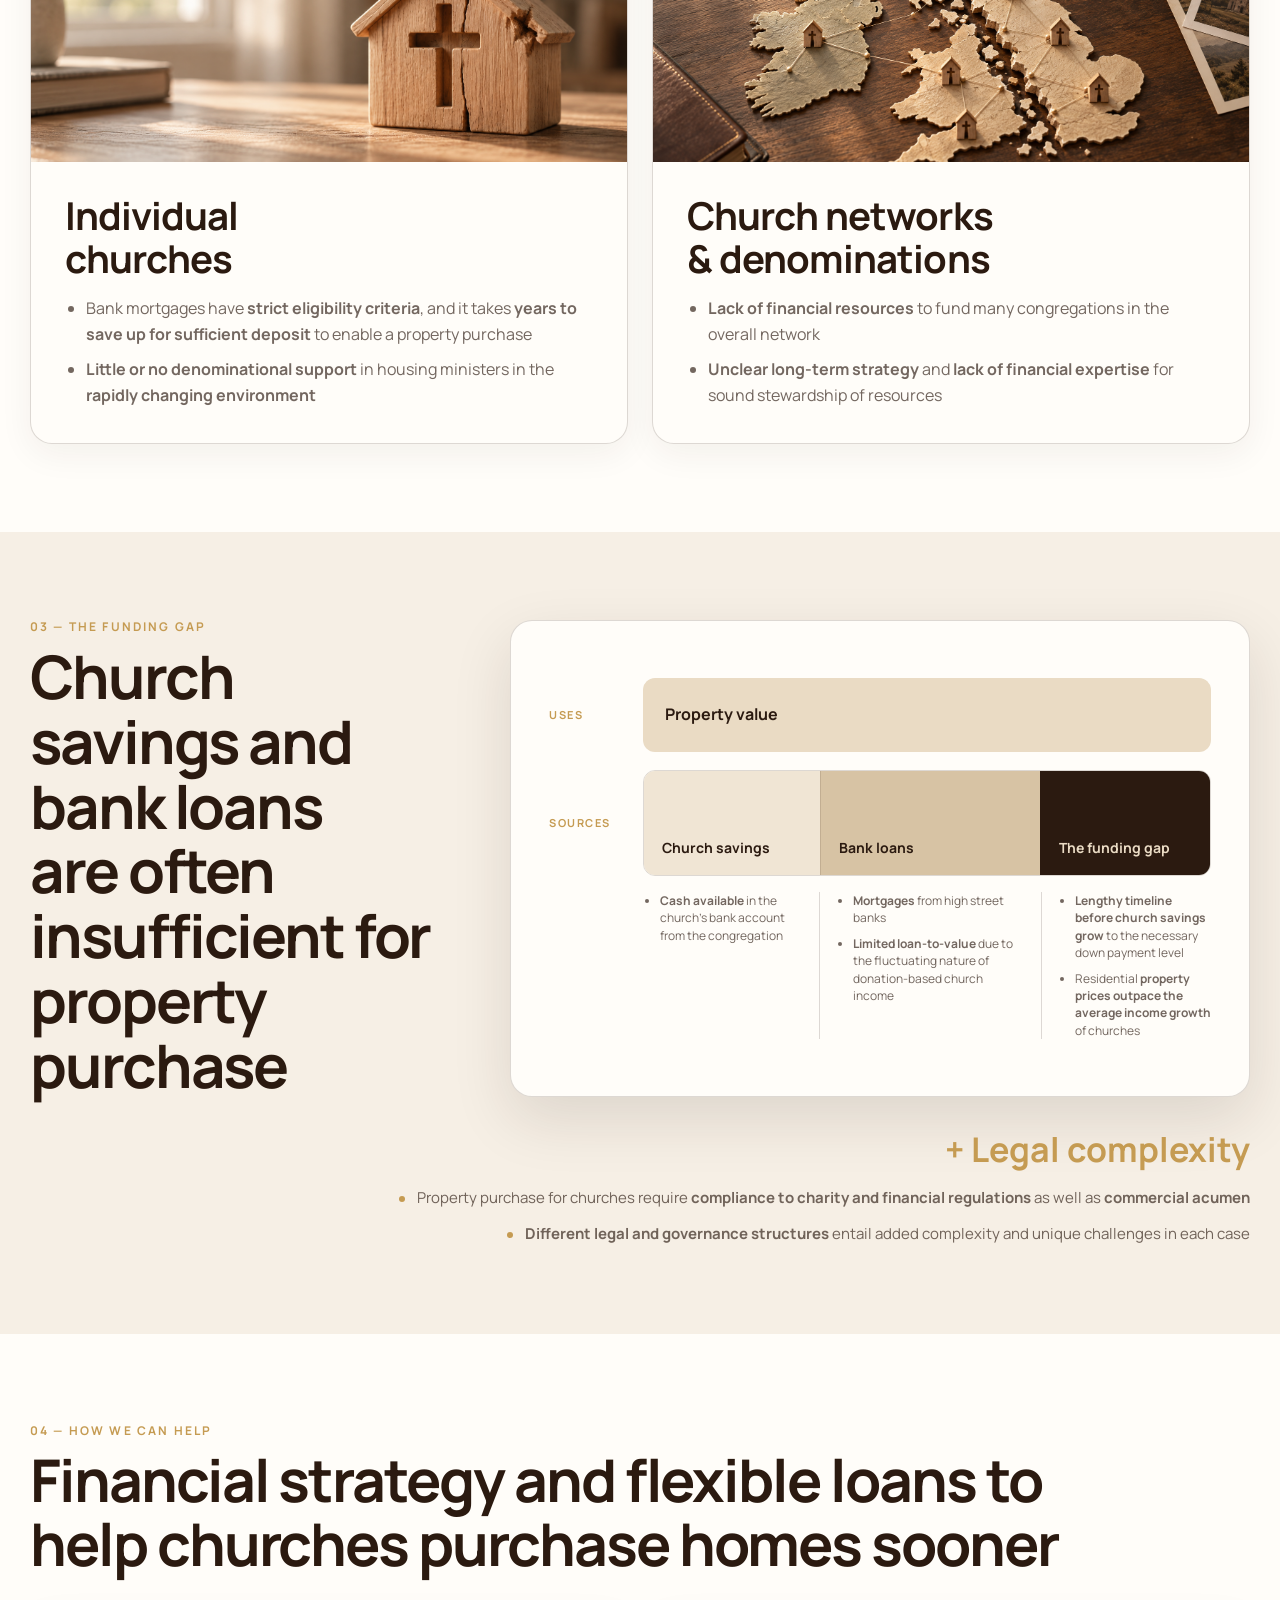
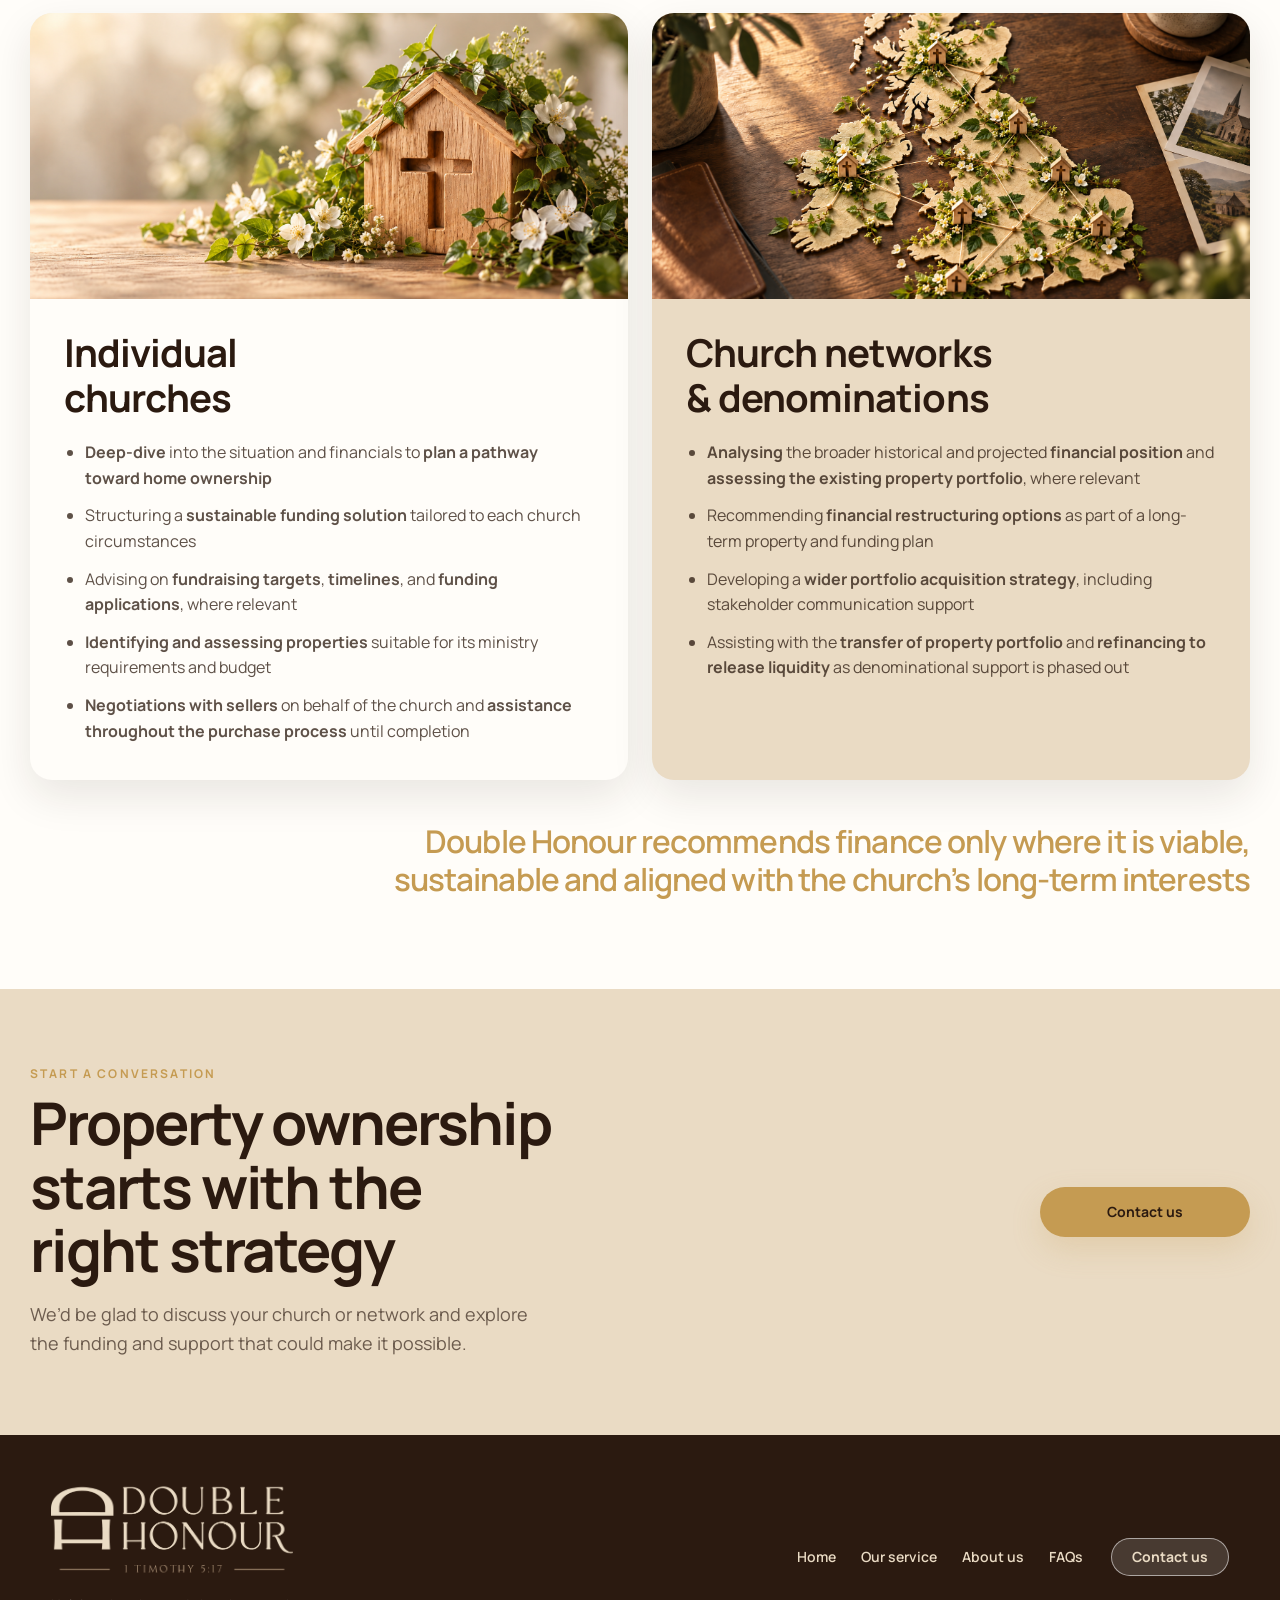
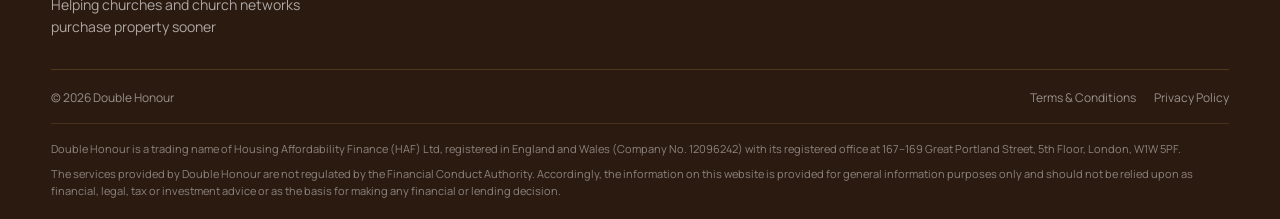
<file: how-we-help.html>
<!doctype html>
<html lang="en">
<head>
  <meta charset="utf-8">
  <meta name="viewport" content="width=device-width, initial-scale=1">
  <meta http-equiv="refresh" content="0; url=our-service.html">
  <link rel="canonical" href="our-service.html">
  <title>Double Honour</title>
</head>
<body>
  <p><a href="our-service.html">Continue to Our service</a></p>
</body>
</html>
</file>
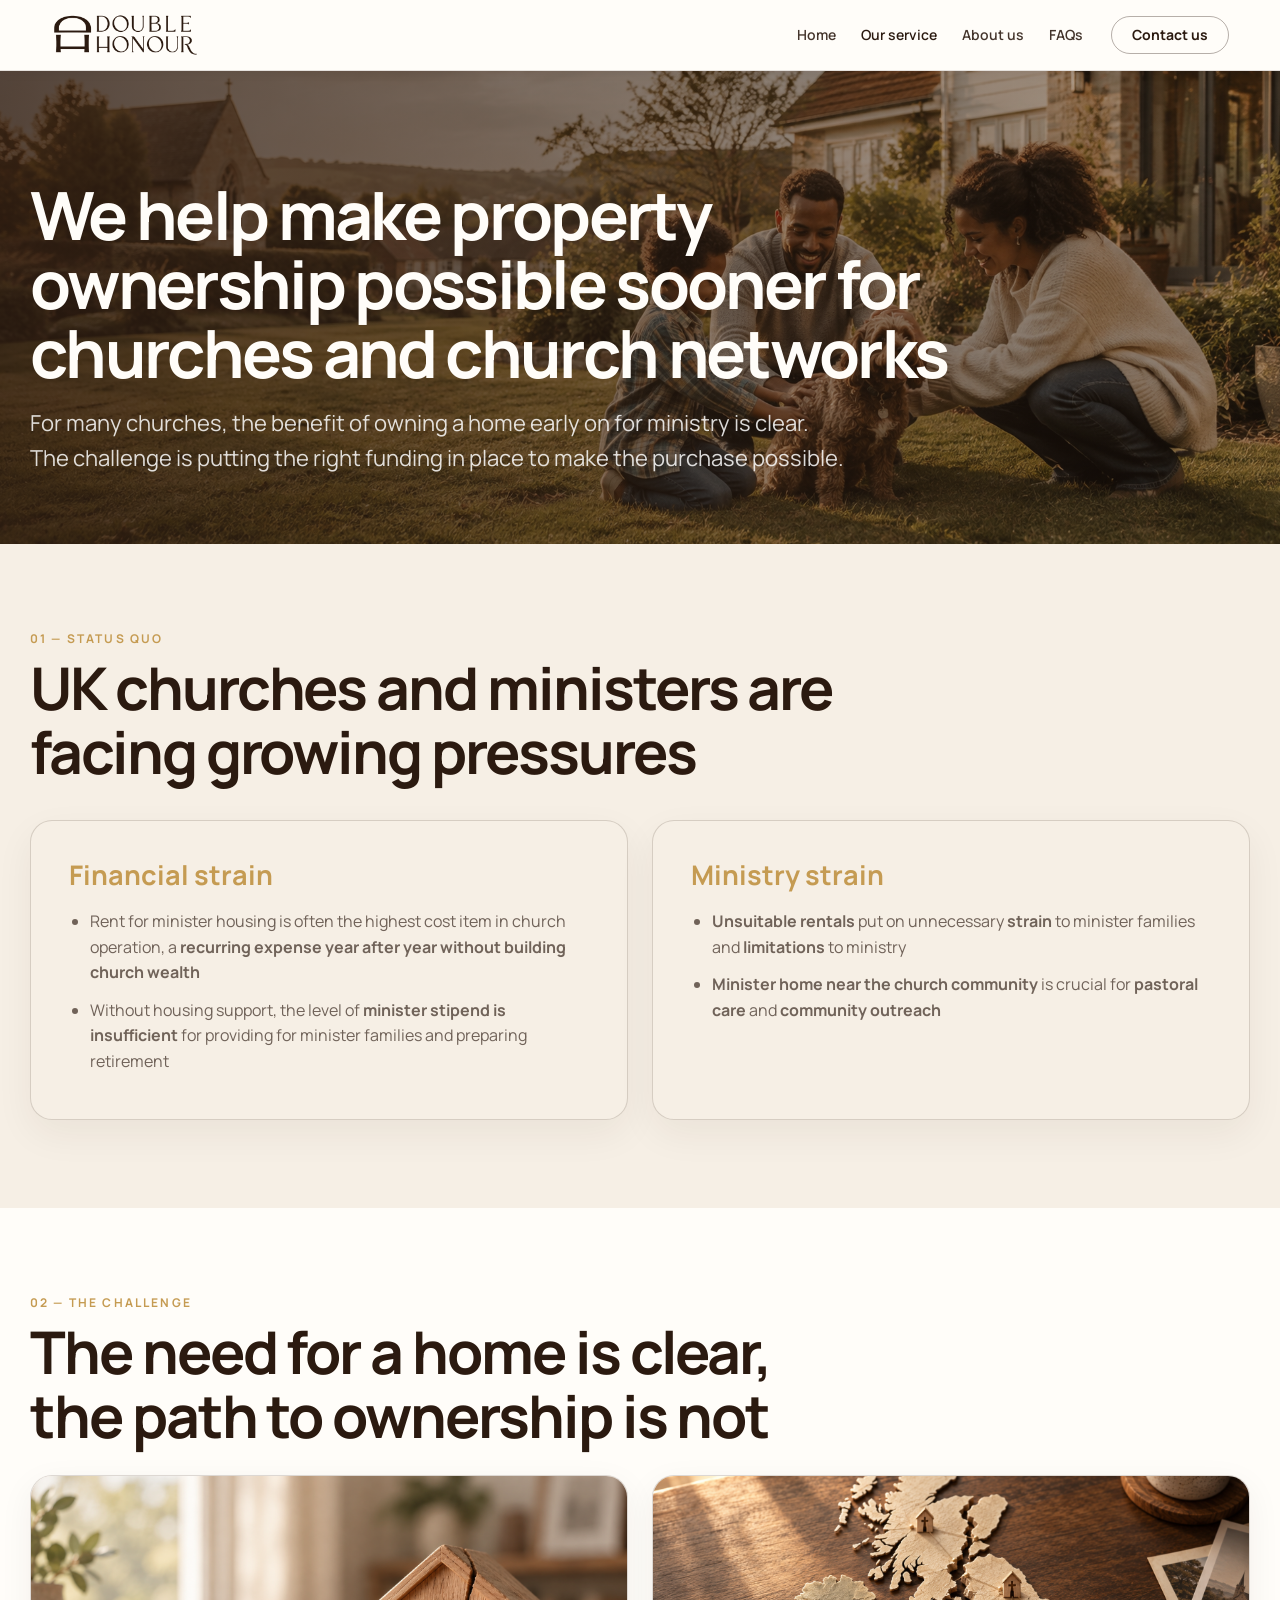
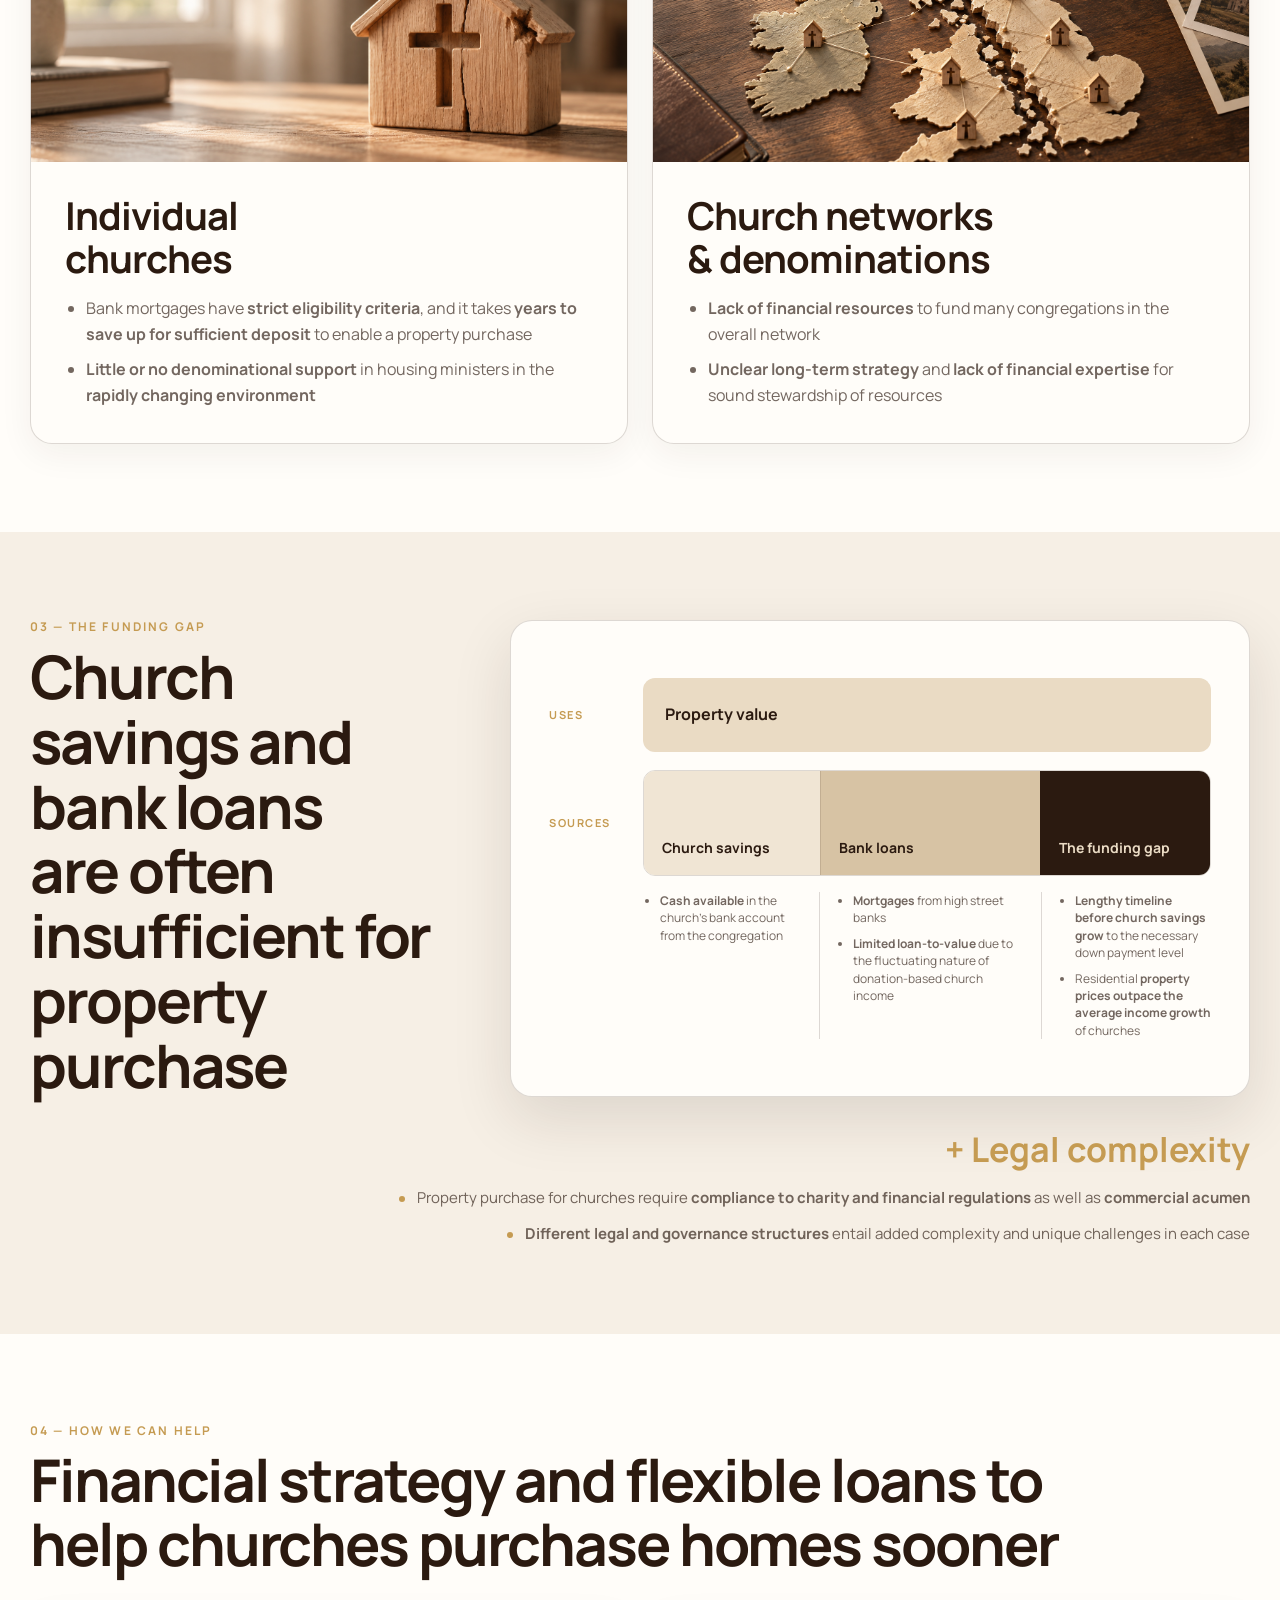
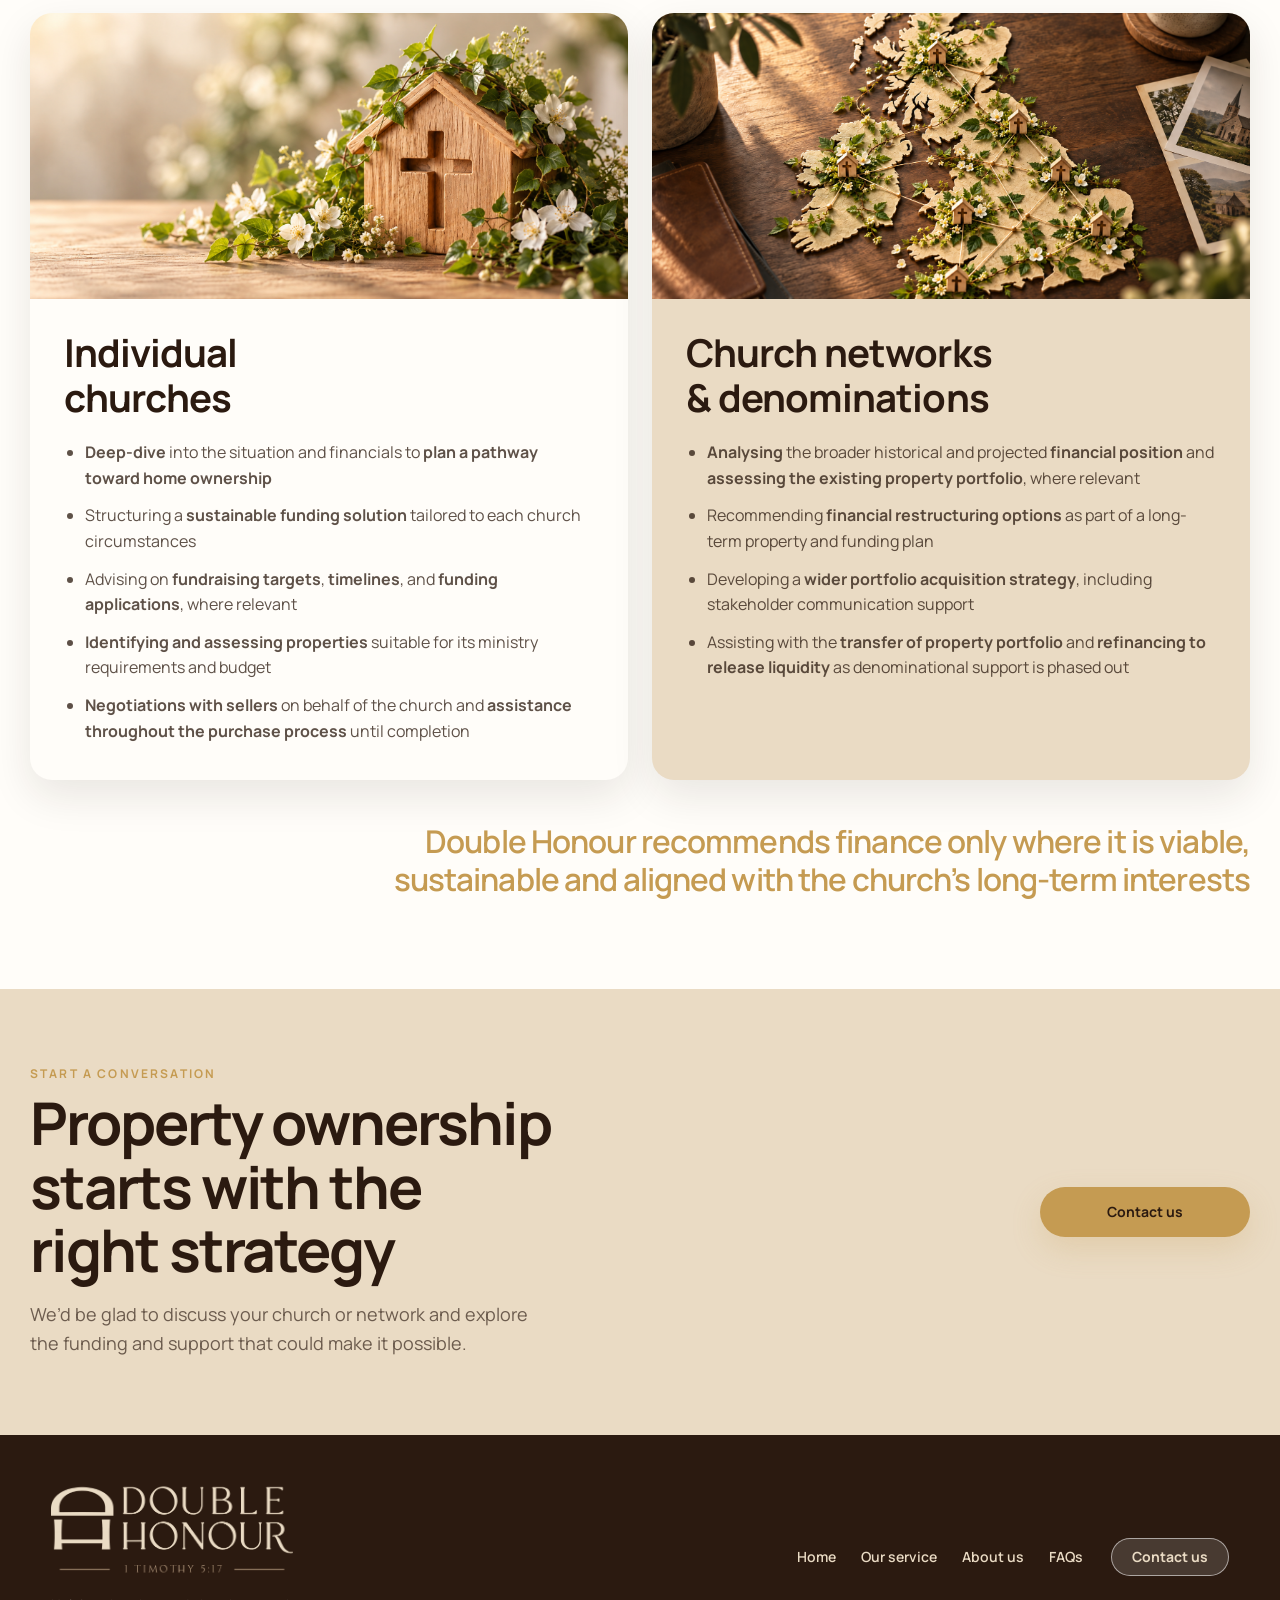
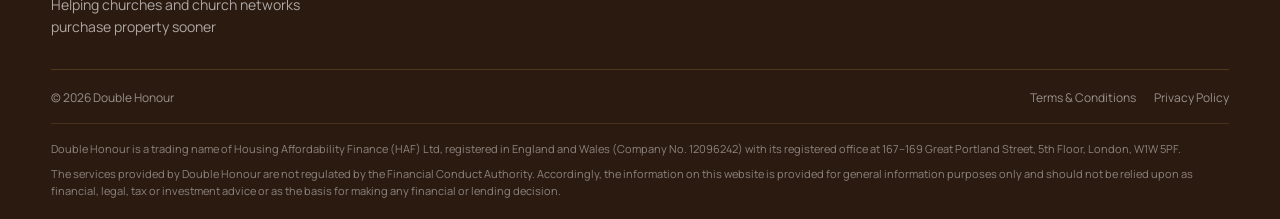
<file: our-service.html>
<!doctype html>
<html lang="en">
<head>
  <meta charset="utf-8">
  <meta name="viewport" content="width=device-width, initial-scale=1">
  <meta name="description" content="Explore Double Honour's service for UK churches and church networks: financial strategy, flexible loans, property assessment and end-to-end support for property ownership.">
  <title>Double Honour</title>
  <link rel="preconnect" href="https://fonts.googleapis.com">
  <link rel="preconnect" href="https://fonts.gstatic.com" crossorigin>
  <link href="https://fonts.googleapis.com/css2?family=Manrope:wght@400;500;600;700&display=swap" rel="stylesheet">
  <link rel="stylesheet" href="styles.css">
</head>
<body>
  <a class="skip-link" href="#main">Skip to content</a>

  <header class="site-header">
    <div class="shell header-inner">
      <a class="brand" href="index.html" aria-label="Double Honour home">
        <img class="brand-mark" src="assets/double-honour-dark.png" alt="Double Honour">
      </a>

      <nav class="desktop-nav" aria-label="Primary navigation">
        <a href="index.html">Home</a>
        <a href="our-service.html" aria-current="page">Our service</a>
        <a href="about.html">About us</a>
        <a href="faq.html">FAQs</a>
      </nav>

      <a class="button button-small desktop-contact" href="contact.html">Contact us</a>
      <button class="menu-button" type="button" aria-expanded="false" aria-controls="mobile-menu" aria-label="Open navigation">
        <span></span><span></span><span></span>
      </button>
    </div>

    <div class="mobile-menu" id="mobile-menu" hidden>
      <nav aria-label="Mobile navigation">
        <a href="index.html">Home</a>
        <a href="our-service.html" aria-current="page">Our service</a>
        <a href="about.html">About us</a>
        <a href="faq.html">FAQs</a>
        <a href="contact.html">Contact us</a>
      </nav>
    </div>
  </header>

  <main id="main">
    <section class="inner-hero help service-hero">
      <div class="inner-hero-image" role="img" aria-label="A family outside a home near a local church"></div>
      <div class="inner-hero-shade"></div>
      <div class="shell inner-hero-content">
        <h1>We help make property ownership possible sooner for churches and church networks</h1>
        <p class="service-hero-subtitle"><span class="service-fixed-line">For many churches, the benefit of owning a home early on for ministry is clear.</span><span class="mobile-word-space" aria-hidden="true"> </span><br class="desktop-br"> <span class="service-fixed-line">The challenge is putting the right funding in place to make the purchase possible.</span></p>
      </div>
    </section>

    <section class="section paper service-section" id="status-quo">
      <div class="shell">
        <div class="section-heading service-section-heading">
          <p class="eyebrow">01 — Status quo</p>
          <h2>UK churches and ministers are facing growing pressures</h2>
        </div>

        <div class="service-pressure-grid">
          <article class="service-pressure-card">
            <h3>Financial strain</h3>
            <ul>
              <li>Rent for minister housing is often the highest cost item in church operation, a <strong>recurring expense year after year without building church wealth</strong></li>
              <li>Without housing support, the level of <strong>minister stipend is insufficient</strong> for providing for minister families and preparing retirement</li>
            </ul>
          </article>

          <article class="service-pressure-card">
            <h3>Ministry strain</h3>
            <ul>
              <li><strong>Unsuitable rentals</strong> put on unnecessary <strong>strain</strong> to minister families and <strong>limitations</strong> to ministry</li>
              <li><strong>Minister home near the church</strong> <strong>community</strong> is crucial for <strong>pastoral care</strong> and <strong>community outreach</strong></li>
            </ul>
          </article>
        </div>
      </div>
    </section>

    <section class="section service-section service-challenge-section" id="challenge">
      <div class="shell">
        <div class="section-heading service-section-heading compact-heading">
          <p class="eyebrow">02 — The challenge</p>
          <h2>The need for a home is clear,<span class="mobile-word-space" aria-hidden="true"> </span><br class="desktop-br">the path to ownership is not</h2>
        </div>

        <div class="service-challenge-grid">
          <article class="service-challenge-card individual">
            <div class="service-challenge-media challenge-media-individual">
              <img src="assets/individual-church-challenge-v18.png" alt="A broken wooden toy church, representing the property challenge faced by individual churches">
            </div>
            <div class="service-challenge-content">
              <h2>Individual<br>churches</h2>
              <ul>
                <li>Bank mortgages have <strong>strict eligibility criteria</strong>, and it takes <strong>years to save up for sufficient deposit</strong> to enable a property purchase</li>
                <li><strong>Little or no denominational support</strong> in housing ministers in the <strong>rapidly changing environment</strong></li>
              </ul>
            </div>
          </article>

          <article class="service-challenge-card network">
            <div class="service-challenge-media">
              <img src="assets/map-break.png" alt="A fractured map of the UK and Ireland with wooden church markers, representing the challenge faced by church networks and denominations">
            </div>
            <div class="service-challenge-content">
              <h2>Church networks<br>&amp; denominations</h2>
              <ul>
                <li><strong>Lack of financial resources</strong> to fund many congregations in the overall network</li>
                <li><strong>Unclear long-term strategy</strong> and <strong>lack of financial expertise</strong> for sound stewardship of resources</li>
              </ul>
            </div>
          </article>
        </div>
      </div>
    </section>

    <section class="section paper service-section" id="funding-gap">
      <div class="shell">
        <div class="funding-gap-layout service-funding-layout">
          <div>
            <p class="eyebrow">03 — The funding gap</p>
            <h2 class="funding-gap-title">Church<span class="mobile-word-space" aria-hidden="true"> </span><br class="desktop-br">
savings and<span class="mobile-word-space" aria-hidden="true"> </span><br class="desktop-br">
bank loans<span class="mobile-word-space" aria-hidden="true"> </span><br class="desktop-br">
are often<span class="mobile-word-space" aria-hidden="true"> </span><br class="desktop-br">
insufficient for<span class="mobile-word-space" aria-hidden="true"> </span><br class="desktop-br">
property<span class="mobile-word-space" aria-hidden="true"> </span><br class="desktop-br">
purchase</h2>
          </div>

          <div class="funding-schematic" aria-label="Uses and sources showing the funding gap">
            <div class="scheme-row scheme-uses">
              <div class="scheme-label">USES</div>
              <div class="uses-bar"><span>Property value</span></div>
            </div>

            <div class="scheme-row scheme-sources">
              <div class="scheme-label">Sources</div>
              <div class="source-bar">
                <div class="source-segment source-savings">Church savings</div>
                <div class="source-segment source-bank">Bank loans</div>
                <div class="source-segment source-gap"><span>The funding gap</span></div>
              </div>
            </div>

            <div class="source-detail-grid" aria-label="Source characteristics">
              <div class="source-detail source-detail-savings">
                <ul>
                  <li><strong>Cash available</strong> in the church's bank account from the congregation</li>
                </ul>
              </div>
              <div class="source-detail source-detail-bank">
                <ul>
                  <li><strong>Mortgages</strong> from high street banks</li>
                  <li><strong>Limited loan-to-value</strong> due to the fluctuating nature of donation-based church income</li>
                </ul>
              </div>
              <div class="source-detail source-detail-gap">
                <ul>
                  <li><strong>Lengthy timeline</strong> <strong>before church savings grow</strong> to the necessary down payment level</li>
                  <li>Residential <strong>property prices outpace the average income growth</strong> of churches</li>
                </ul>
              </div>
            </div>

            <div class="mobile-source-stack" aria-label="Source characteristics">
              <p class="mobile-sources-label">SOURCES &amp; SHORTFALL</p>
              <article class="mobile-source-card mobile-source-savings">
                <h3><span class="source-step" aria-hidden="true">01</span><span>Church savings</span></h3>
                <ul>
                  <li><strong>Cash available</strong> in the church's bank account from the congregation</li>
                </ul>
              </article>
              <article class="mobile-source-card mobile-source-bank">
                <h3><span class="source-step" aria-hidden="true">02</span><span>Bank loans</span></h3>
                <ul>
                  <li><strong>Mortgages</strong> from high street banks</li>
                  <li><strong>Limited loan-to-value</strong> due to the fluctuating nature of donation-based church income</li>
                </ul>
              </article>
              <article class="mobile-source-card mobile-source-gap">
                <h3><span class="source-step" aria-hidden="true">03</span><span>The funding gap</span></h3>
                <ul>
                  <li><strong>Lengthy timeline before church savings grow</strong> to the necessary down payment level</li>
                  <li>Residential <strong>property prices outpace the average income growth</strong> of churches</li>
                </ul>
              </article>
            </div>
          </div>
        </div>

        <aside class="legal-complexity-panel" aria-labelledby="legal-complexity-title">
          <div class="legal-complexity-copy">
            <h3 id="legal-complexity-title">+ Legal complexity</h3>
            <div class="legal-complexity-points">
              <p>Property purchase for churches require <strong>compliance to charity and financial regulations</strong> as well as <strong>commercial acumen</strong></p>
              <p><strong>Different legal and governance structures</strong> entail added complexity and unique challenges in each case</p>
            </div>
          </div>
        </aside>
      </div>
    </section>

    <section class="service-solution-section" id="double-honour-solution">
      <div class="shell">
        <div class="service-solution-heading">
          <p class="eyebrow">04 — How we can help</p>
          <h2 class="service-solution-title"><span class="service-fixed-line">Financial strategy and flexible loans to</span><span class="mobile-word-space" aria-hidden="true"> </span><br class="desktop-br"> <span class="service-fixed-line">help churches purchase homes sooner</span></h2>
        </div>

        <div class="service-support-grid">
          <article class="service-support-card">
            <div class="service-support-media"><img src="assets/one-flower.png" alt="A flourishing wooden church surrounded by spring leaves and flowers"></div>
            <div class="service-support-body">
            <h3 class="client-type-title">Individual<br>churches</h3>
            <ul>
              <li><strong>Deep-dive</strong> into the situation and financials to <strong>plan a pathway toward home ownership</strong></li>
              <li>Structuring a <strong>sustainable funding solution</strong> tailored to each church circumstances</li>
              <li>Advising on <strong>fundraising targets</strong>, <strong>timelines</strong>, and <strong>funding applications</strong>, where relevant</li>
              <li><strong>Identifying and assessing properties</strong> suitable for its ministry requirements and budget</li>
              <li><strong>Negotiations with sellers</strong> on behalf of the church and <strong>assistance throughout the purchase process</strong> until completion</li>
            </ul>
            </div>
          </article>

          <article class="service-support-card network-support">
            <div class="service-support-media"><img src="assets/map-flower.png" alt="A flourishing connected map of the UK and Ireland with wooden church markers, leaves and flowers"></div>
            <div class="service-support-body">
            <h3 class="client-type-title">Church networks<br>&amp; denominations</h3>
            <ul>
              <li><strong>Analysing</strong> the broader historical and projected <strong>financial position</strong> and <strong>assessing the existing property portfolio</strong>, where relevant</li>
              <li>Recommending <strong>financial restructuring options</strong> as part of a long-term property and funding plan</li>
              <li>Developing a <strong>wider portfolio acquisition strategy</strong>, including stakeholder communication support</li>
              <li>Assisting with the <strong>transfer of property portfolio</strong> and <strong>refinancing to release liquidity</strong> as denominational support is phased out</li>
            </ul>
            </div>
          </article>
        </div>

        <div class="service-commitment">
          <p><span class="service-fixed-line">Double Honour recommends finance only where it is viable,</span><span class="mobile-word-space" aria-hidden="true"> </span><br class="desktop-br"> <span class="service-fixed-line">sustainable and aligned with the church’s long-term interests</span></p>
        </div>
      </div>
    </section>

    <section class="contact-section">
      <div class="shell contact-grid">
        <div>
          <p class="eyebrow">Start a conversation</p>
          <h2>Property ownership<span class="mobile-word-space" aria-hidden="true"> </span><br class="desktop-br">starts with the<span class="mobile-word-space" aria-hidden="true"> </span><br class="desktop-br">right strategy</h2>
          <p class="service-contact-copy"><span class="service-fixed-line">We’d be glad to discuss your church or network and explore</span><span class="mobile-word-space" aria-hidden="true"> </span><br class="desktop-br"> <span class="service-fixed-line">the funding and support that could make it possible.</span></p>
        </div>
        <div class="contact-actions">
          <a class="button" href="contact.html">Contact us</a>
        </div>
      </div>
    </section>
  </main>

  <footer class="site-footer">
    <div class="shell footer-top">
      <div class="footer-brand">
        <img class="footer-brand-mark" src="assets/double-honour-light-message.png" alt="Double Honour">
        <p>Helping churches and church networks<span class="mobile-word-space" aria-hidden="true"> </span><br class="desktop-br">purchase property sooner</p>
</div>
      <div class="footer-links">
        <a href="index.html">Home</a>
        <a href="our-service.html">Our service</a>
        <a href="about.html">About us</a>
        <a href="faq.html">FAQs</a>
        <a class="button button-small footer-contact-button" href="contact.html">Contact us</a>
      </div>
    </div>
    <div class="shell footer-bottom">
      <span>© <span data-year></span> Double Honour</span>
      <div class="footer-legal">
<a href="terms-and-conditions.html">Terms &amp; Conditions</a>
        <a href="privacy-policy.html">Privacy Policy</a>
      </div>
    </div>

    <div class="shell footer-notices" aria-label="Company and regulatory information">
      <p>Double Honour is a trading name of Housing Affordability Finance (HAF) Ltd, registered in England and Wales (Company No. 12096242) with its registered office at 167–169 Great Portland Street, 5th Floor, London, W1W 5PF.</p>
      <p>The services provided by Double Honour are not regulated by the Financial Conduct Authority. Accordingly, the information on this website is provided for general information purposes only and should not be relied upon as financial, legal, tax or investment advice or as the basis for making any financial or lending decision.</p>
    </div>
  </footer>

  <script src="script.js"></script>
</body>
</html>
</file>
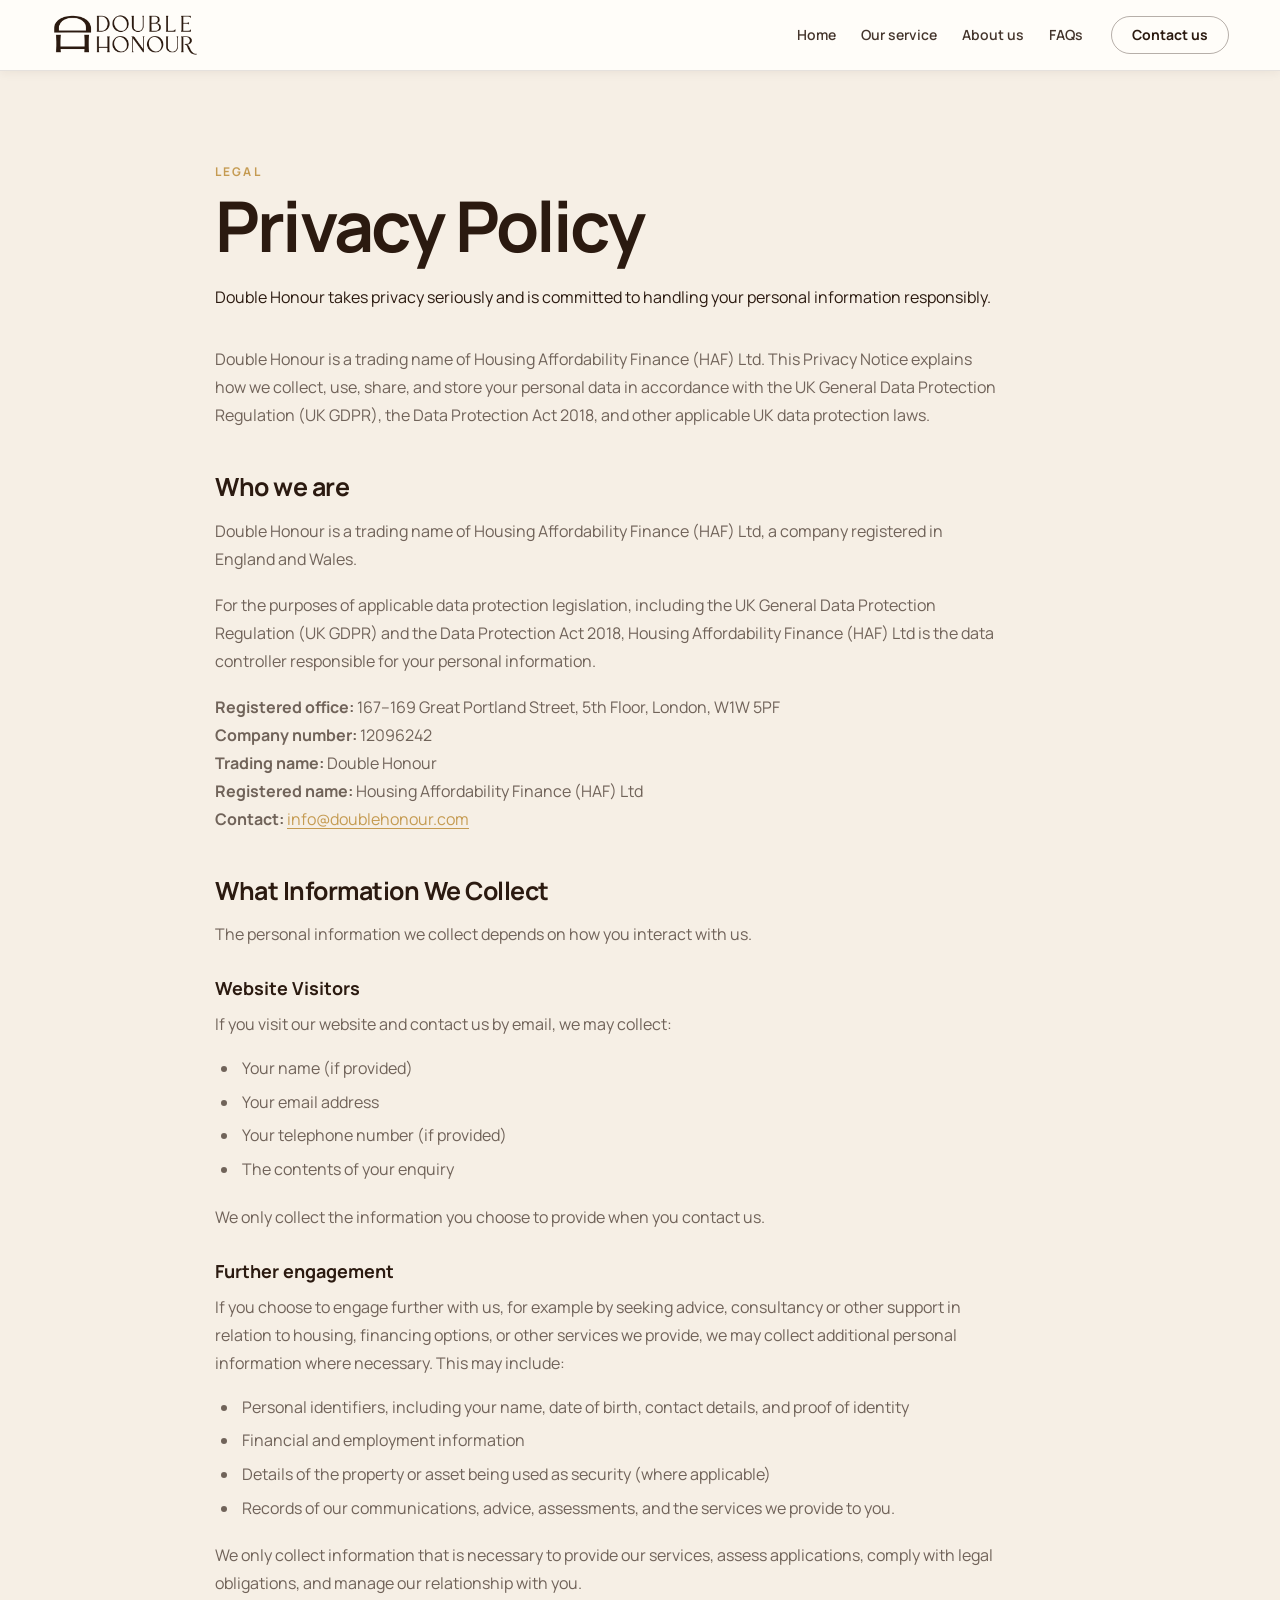
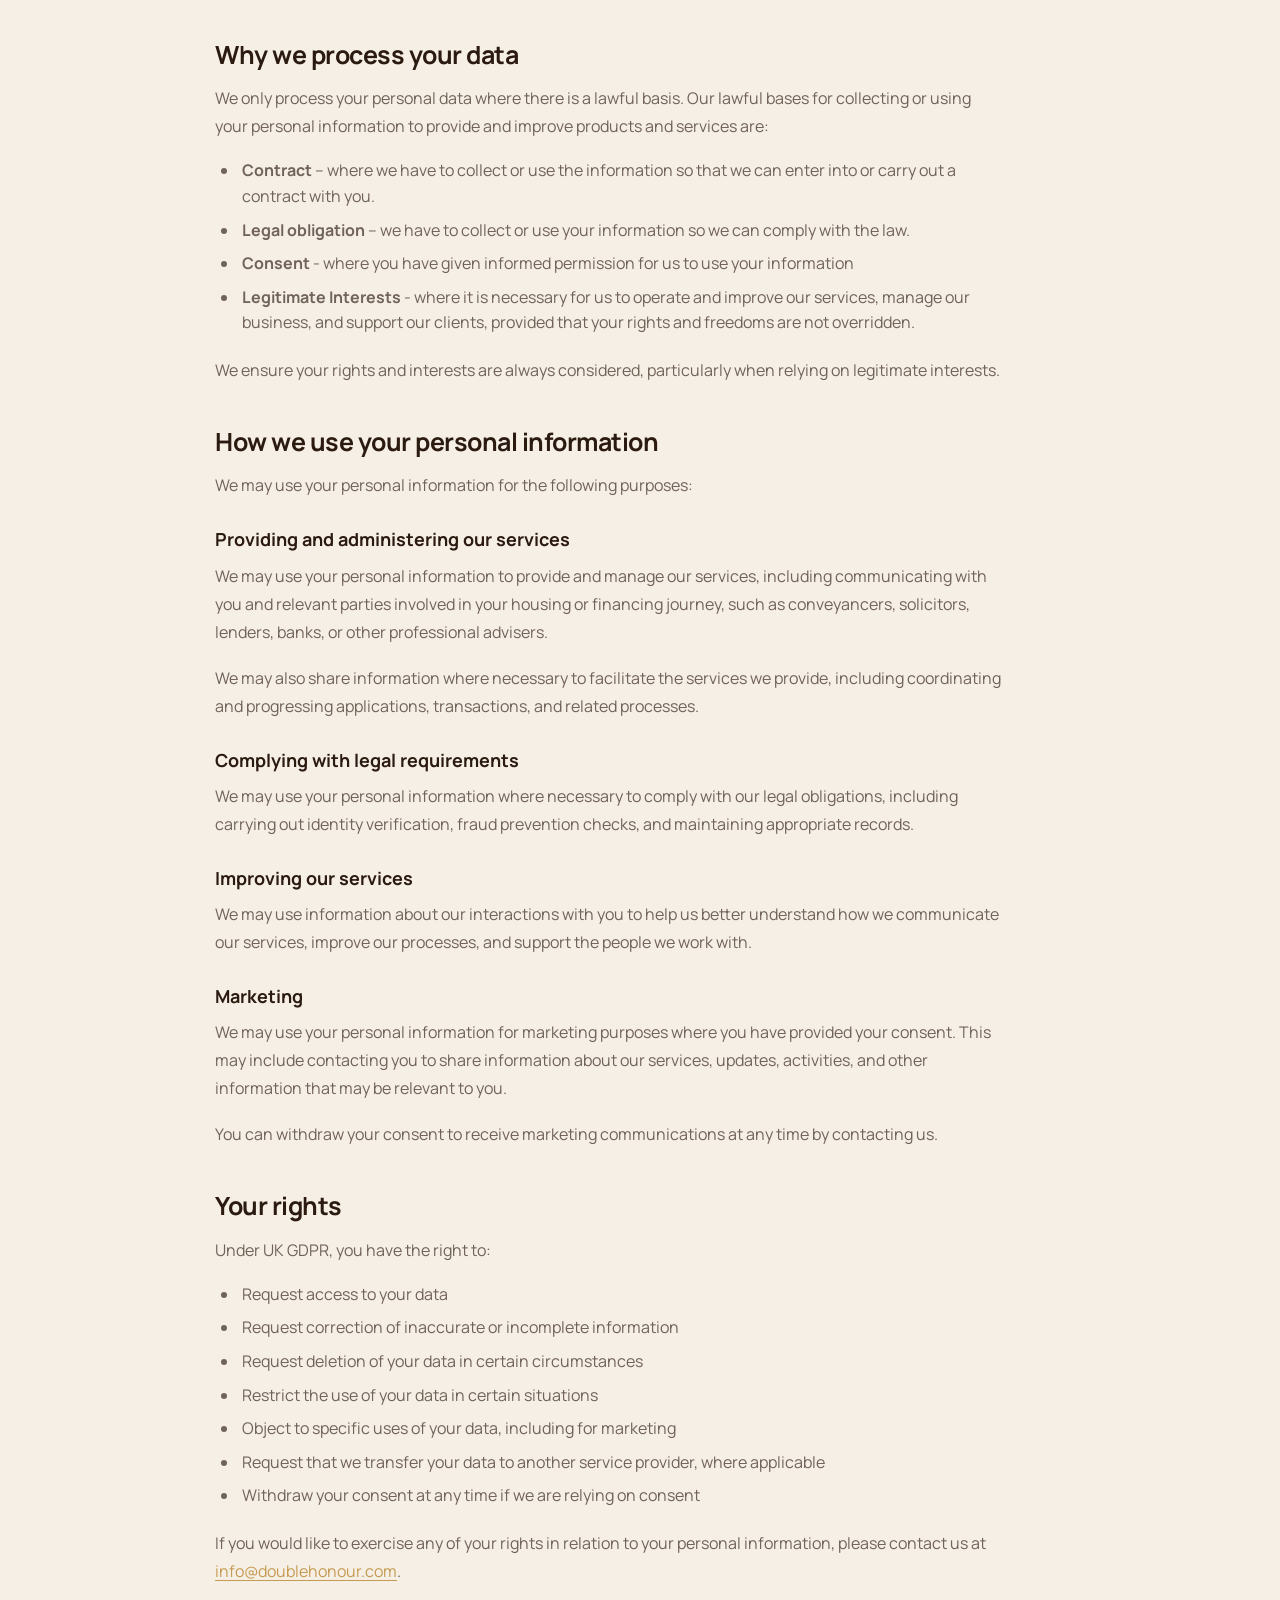
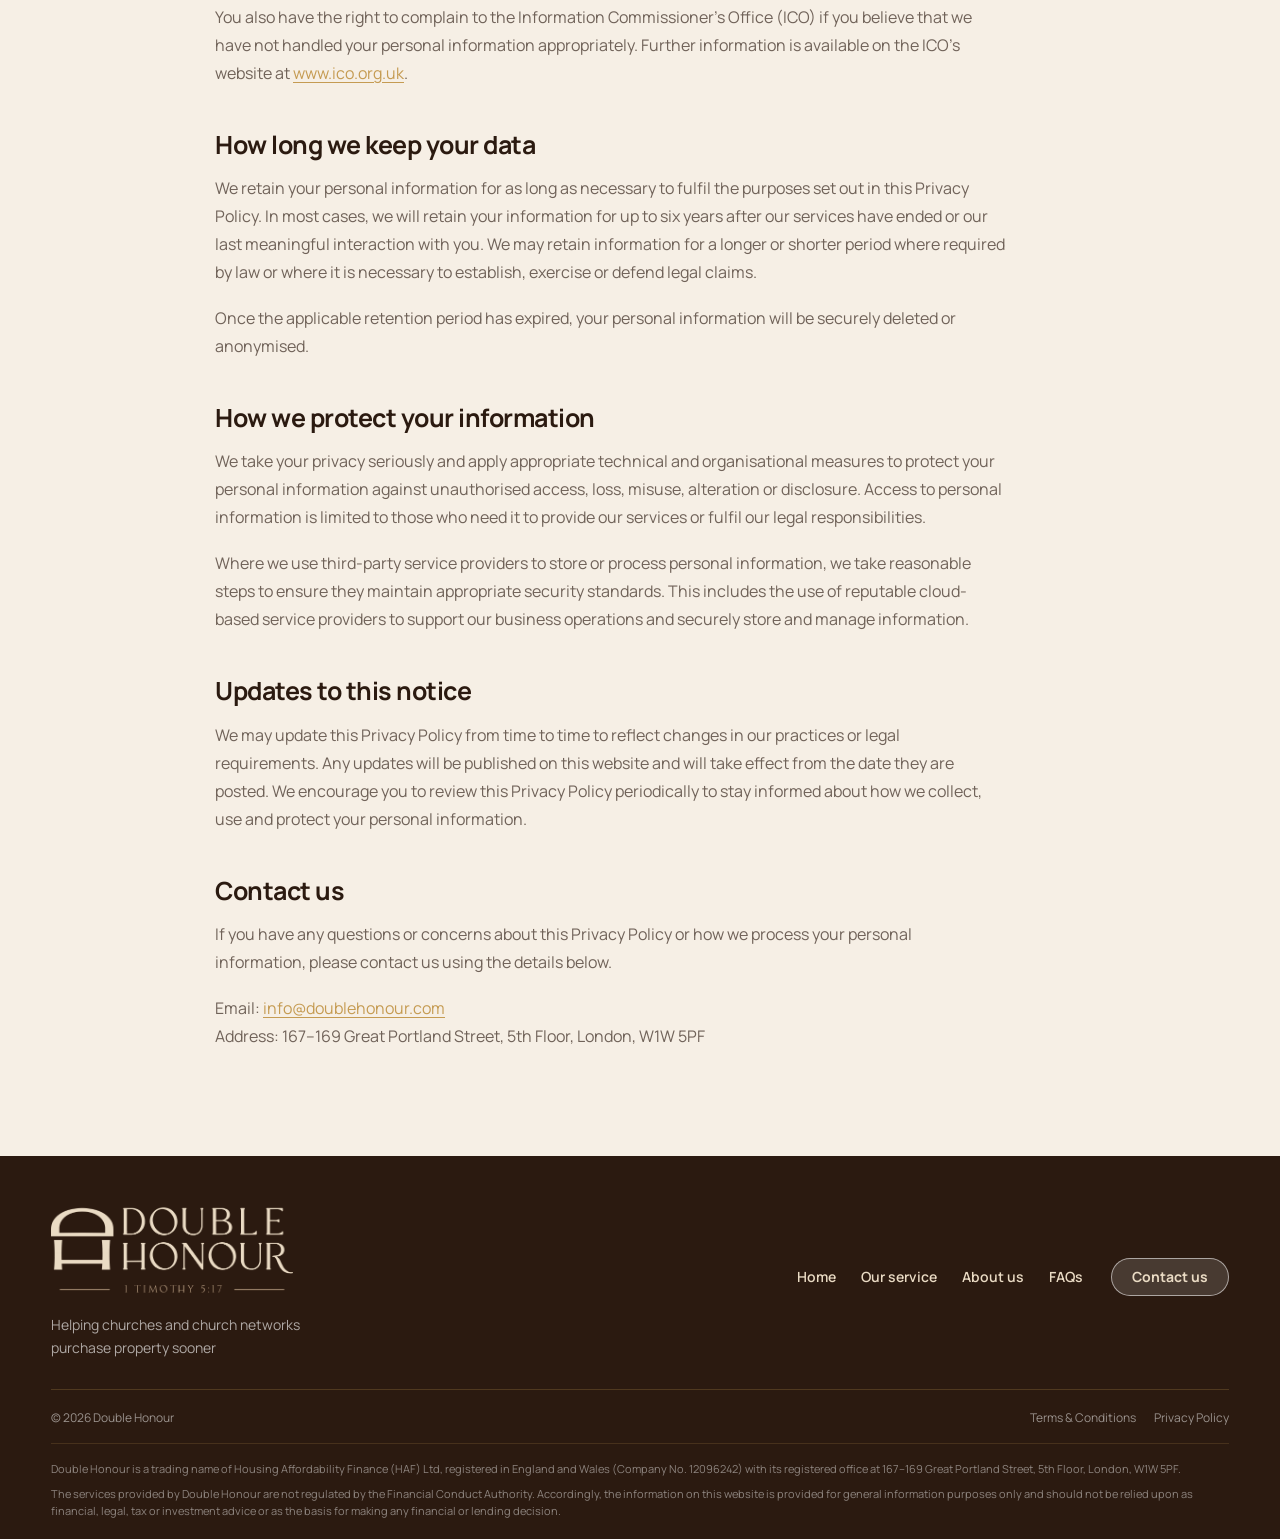
<file: privacy-policy.html>
<!DOCTYPE html>

<html lang="en">
<head>
<meta charset="utf-8"/>
<meta content="width=device-width, initial-scale=1" name="viewport"/>
<meta content="Privacy Policy explaining how Double Honour collects, uses, shares and stores personal data." name="description"/>
<title>Double Honour</title>
<link href="https://fonts.googleapis.com" rel="preconnect"/>
<link crossorigin="" href="https://fonts.gstatic.com" rel="preconnect"/>
<link href="https://fonts.googleapis.com/css2?family=Manrope:wght@400;500;600;700&amp;display=swap" rel="stylesheet"/>
<link href="styles.css" rel="stylesheet"/>
</head>
<body>
<a class="skip-link" href="#main">Skip to content</a>
<header class="site-header on-light">
<div class="shell header-inner">
<a aria-label="Double Honour home" class="brand" href="index.html"><img alt="Double Honour" class="brand-mark" src="assets/double-honour-dark.png"/></a>
<nav aria-label="Primary navigation" class="desktop-nav">
<a href="index.html">Home</a>
<a href="our-service.html">Our service</a>
<a href="about.html">About us</a>
<a href="faq.html">FAQs</a>
</nav>
<a class="button button-small desktop-contact" href="contact.html">Contact us</a>
<button aria-controls="mobile-menu" aria-expanded="false" aria-label="Open navigation" class="menu-button" type="button"><span></span><span></span><span></span></button>
</div>
<div class="mobile-menu" hidden="" id="mobile-menu">
<nav aria-label="Mobile navigation">
<a href="index.html">Home</a>
<a href="our-service.html">Our service</a>
<a href="about.html">About us</a>
<a href="faq.html">FAQs</a>
<a href="contact.html">Contact us</a>
</nav>
</div>
</header>
<main id="main">
<section class="legal-page">
<div class="shell legal-page-inner">
<p class="eyebrow">Legal</p>
<h1>Privacy Policy</h1>
<div class="legal-content"><p class="legal-lead">Double Honour takes privacy seriously and is committed to handling your personal information responsibly.</p><p>Double Honour is a trading name of Housing Affordability Finance (HAF) Ltd. This Privacy Notice explains how we collect, use, share, and store your personal data in accordance with the UK General Data Protection Regulation (UK GDPR), the Data Protection Act 2018, and other applicable UK data protection laws.</p><h2>Who we are</h2><p>Double Honour is a trading name of Housing Affordability Finance (HAF) Ltd, a company registered in England and Wales.</p><p>For the purposes of applicable data protection legislation, including the UK General Data Protection Regulation (UK GDPR) and the Data Protection Act 2018, Housing Affordability Finance (HAF) Ltd is the data controller responsible for your personal information.</p><p><strong>Registered office:</strong> 167–169 Great Portland Street, 5th Floor, London, W1W 5PF<br/><strong>Company number:</strong> 12096242<br/><strong>Trading name:</strong> Double Honour<br/><strong>Registered name:</strong> Housing Affordability Finance (HAF) Ltd<br/><strong>Contact:</strong> <a href="mailto:info@doublehonour.com">info@doublehonour.com</a></p><h2>What Information We Collect</h2><p>The personal information we collect depends on how you interact with us.</p><h3>Website Visitors</h3><p>If you visit our website and contact us by email, we may collect:</p><ul><li>Your name (if provided)</li><li>Your email address</li><li>Your telephone number (if provided)</li><li>The contents of your enquiry</li></ul><p>We only collect the information you choose to provide when you contact us.</p><h3>Further engagement</h3><p>If you choose to engage further with us, for example by seeking advice, consultancy or other support in relation to housing, financing options, or other services we provide, we may collect additional personal information where necessary. This may include:</p><ul><li>Personal identifiers, including your name, date of birth, contact details, and proof of identity</li><li>Financial and employment information</li><li>Details of the property or asset being used as security (where applicable)</li><li>Records of our communications, advice, assessments, and the services we provide to you.</li></ul><p>We only collect information that is necessary to provide our services, assess applications, comply with legal obligations, and manage our relationship with you.</p><h2>Why we process your data</h2><p>We only process your personal data where there is a lawful basis. Our lawful bases for collecting or using your personal information to provide and improve products and services are:</p><ul><li><strong>Contract</strong> – where we have to collect or use the information so that we can enter into or carry out a contract with you.</li><li><strong>Legal obligation</strong> – we have to collect or use your information so we can comply with the law.</li><li><strong>Consent</strong> - where you have given informed permission for us to use your information</li><li><strong>Legitimate Interests</strong> - where it is necessary for us to operate and improve our services, manage our business, and support our clients, provided that your rights and freedoms are not overridden.</li></ul><p>We ensure your rights and interests are always considered, particularly when relying on legitimate interests.</p><h2>How we use your personal information</h2><p>We may use your personal information for the following purposes:</p><h3>Providing and administering our services</h3><p>We may use your personal information to provide and manage our services, including communicating with you and relevant parties involved in your housing or financing journey, such as conveyancers, solicitors, lenders, banks, or other professional advisers.</p><p>We may also share information where necessary to facilitate the services we provide, including coordinating and progressing applications, transactions, and related processes.</p><h3>Complying with legal requirements</h3><p>We may use your personal information where necessary to comply with our legal obligations, including carrying out identity verification, fraud prevention checks, and maintaining appropriate records.</p><h3>Improving our services</h3><p>We may use information about our interactions with you to help us better understand how we communicate our services, improve our processes, and support the people we work with.</p><h3>Marketing</h3><p>We may use your personal information for marketing purposes where you have provided your consent. This may include contacting you to share information about our services, updates, activities, and other information that may be relevant to you.</p><p>You can withdraw your consent to receive marketing communications at any time by contacting us.</p><h2>Your rights</h2><p>Under UK GDPR, you have the right to:</p><ul><li>Request access to your data</li><li>Request correction of inaccurate or incomplete information</li><li>Request deletion of your data in certain circumstances</li><li>Restrict the use of your data in certain situations</li><li>Object to specific uses of your data, including for marketing</li><li>Request that we transfer your data to another service provider, where applicable</li><li>Withdraw your consent at any time if we are relying on consent</li></ul><p>If you would like to exercise any of your rights in relation to your personal information, please contact us at <a href="mailto:info@doublehonour.com">info@doublehonour.com</a>.</p><p>You also have the right to complain to the Information Commissioner’s Office (ICO) if you believe that we have not handled your personal information appropriately. Further information is available on the ICO’s website at <a href="https://www.ico.org.uk/" rel="noopener noreferrer" target="_blank">www.ico.org.uk</a>.</p><h2>How long we keep your data</h2><p>We retain your personal information for as long as necessary to fulfil the purposes set out in this Privacy Policy. In most cases, we will retain your information for up to six years after our services have ended or our last meaningful interaction with you. We may retain information for a longer or shorter period where required by law or where it is necessary to establish, exercise or defend legal claims.</p><p>Once the applicable retention period has expired, your personal information will be securely deleted or anonymised.</p><h2>How we protect your information</h2><p>We take your privacy seriously and apply appropriate technical and organisational measures to protect your personal information against unauthorised access, loss, misuse, alteration or disclosure. Access to personal information is limited to those who need it to provide our services or fulfil our legal responsibilities.</p><p>Where we use third-party service providers to store or process personal information, we take reasonable steps to ensure they maintain appropriate security standards. This includes the use of reputable cloud-based service providers to support our business operations and securely store and manage information.</p><h2>Updates to this notice</h2><p>We may update this Privacy Policy from time to time to reflect changes in our practices or legal requirements. Any updates will be published on this website and will take effect from the date they are posted. We encourage you to review this Privacy Policy periodically to stay informed about how we collect, use and protect your personal information.</p><h2>Contact us</h2><p>If you have any questions or concerns about this Privacy Policy or how we process your personal information, please contact us using the details below.</p><p>Email: <a href="mailto:info@doublehonour.com">info@doublehonour.com</a><br/>Address: 167–169 Great Portland Street, 5th Floor, London, W1W 5PF</p></div>
</div>
</section>
</main>
<footer class="site-footer">
<div class="shell footer-top">
<div class="footer-brand">
<img alt="Double Honour" class="footer-brand-mark" src="assets/double-honour-light-message.png"/>
<p>Helping churches and church networks<span class="mobile-word-space" aria-hidden="true"> </span><br class="desktop-br"/>purchase property sooner</p>
</div>
<div class="footer-links">
<a href="index.html">Home</a>
<a href="our-service.html">Our service</a>
<a href="about.html">About us</a>
<a href="faq.html">FAQs</a>
<a class="button button-small footer-contact-button" href="contact.html">Contact us</a>
</div>
</div>
<div class="shell footer-bottom">
<span>© <span data-year=""></span> Double Honour</span>
<div class="footer-legal">
<a href="terms-and-conditions.html">Terms &amp; Conditions</a>
<a href="privacy-policy.html">Privacy Policy</a>
</div>
</div>
<div aria-label="Company and regulatory information" class="shell footer-notices">
<p>Double Honour is a trading name of Housing Affordability Finance (HAF) Ltd, registered in England and Wales (Company No. 12096242) with its registered office at 167–169 Great Portland Street, 5th Floor, London, W1W 5PF.</p>
<p>The services provided by Double Honour are not regulated by the Financial Conduct Authority. Accordingly, the information on this website is provided for general information purposes only and should not be relied upon as financial, legal, tax or investment advice or as the basis for making any financial or lending decision.</p>
</div>
</footer>
<script src="script.js"></script>
</body>
</html>
</file>
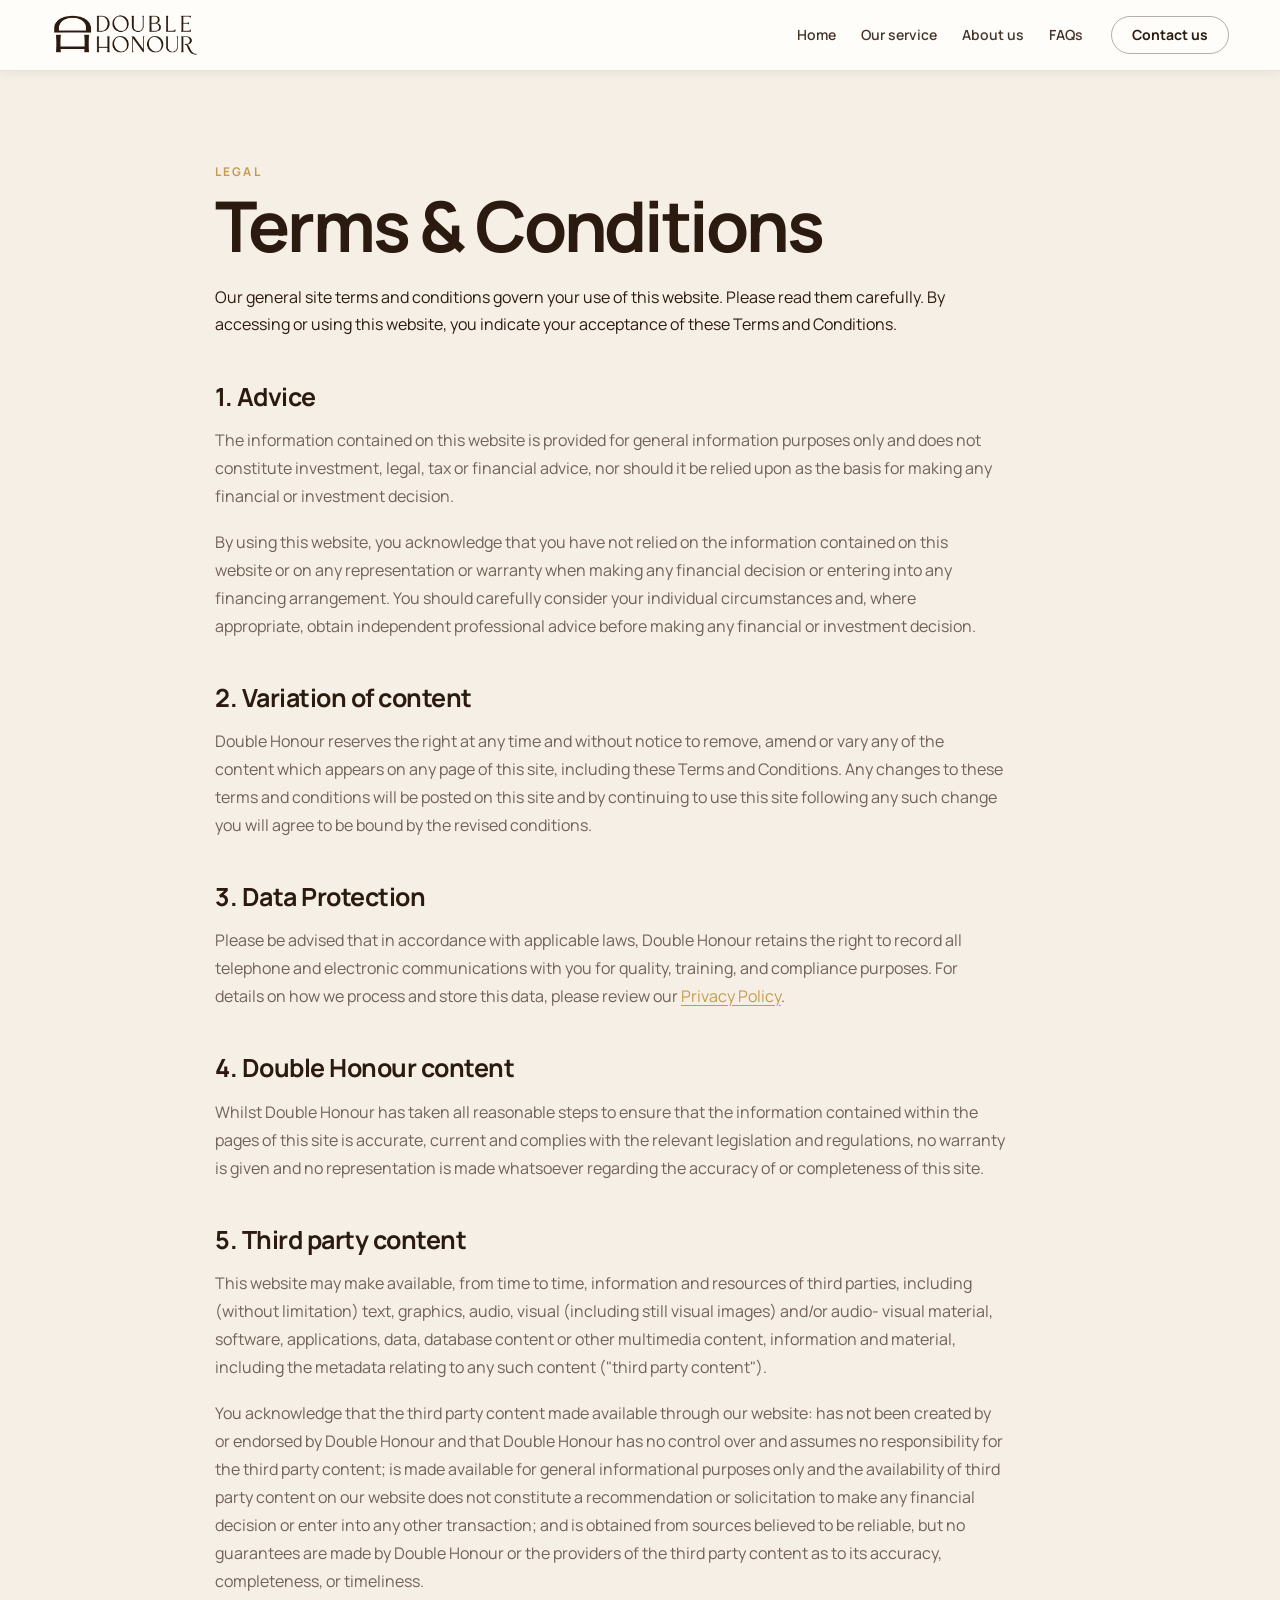
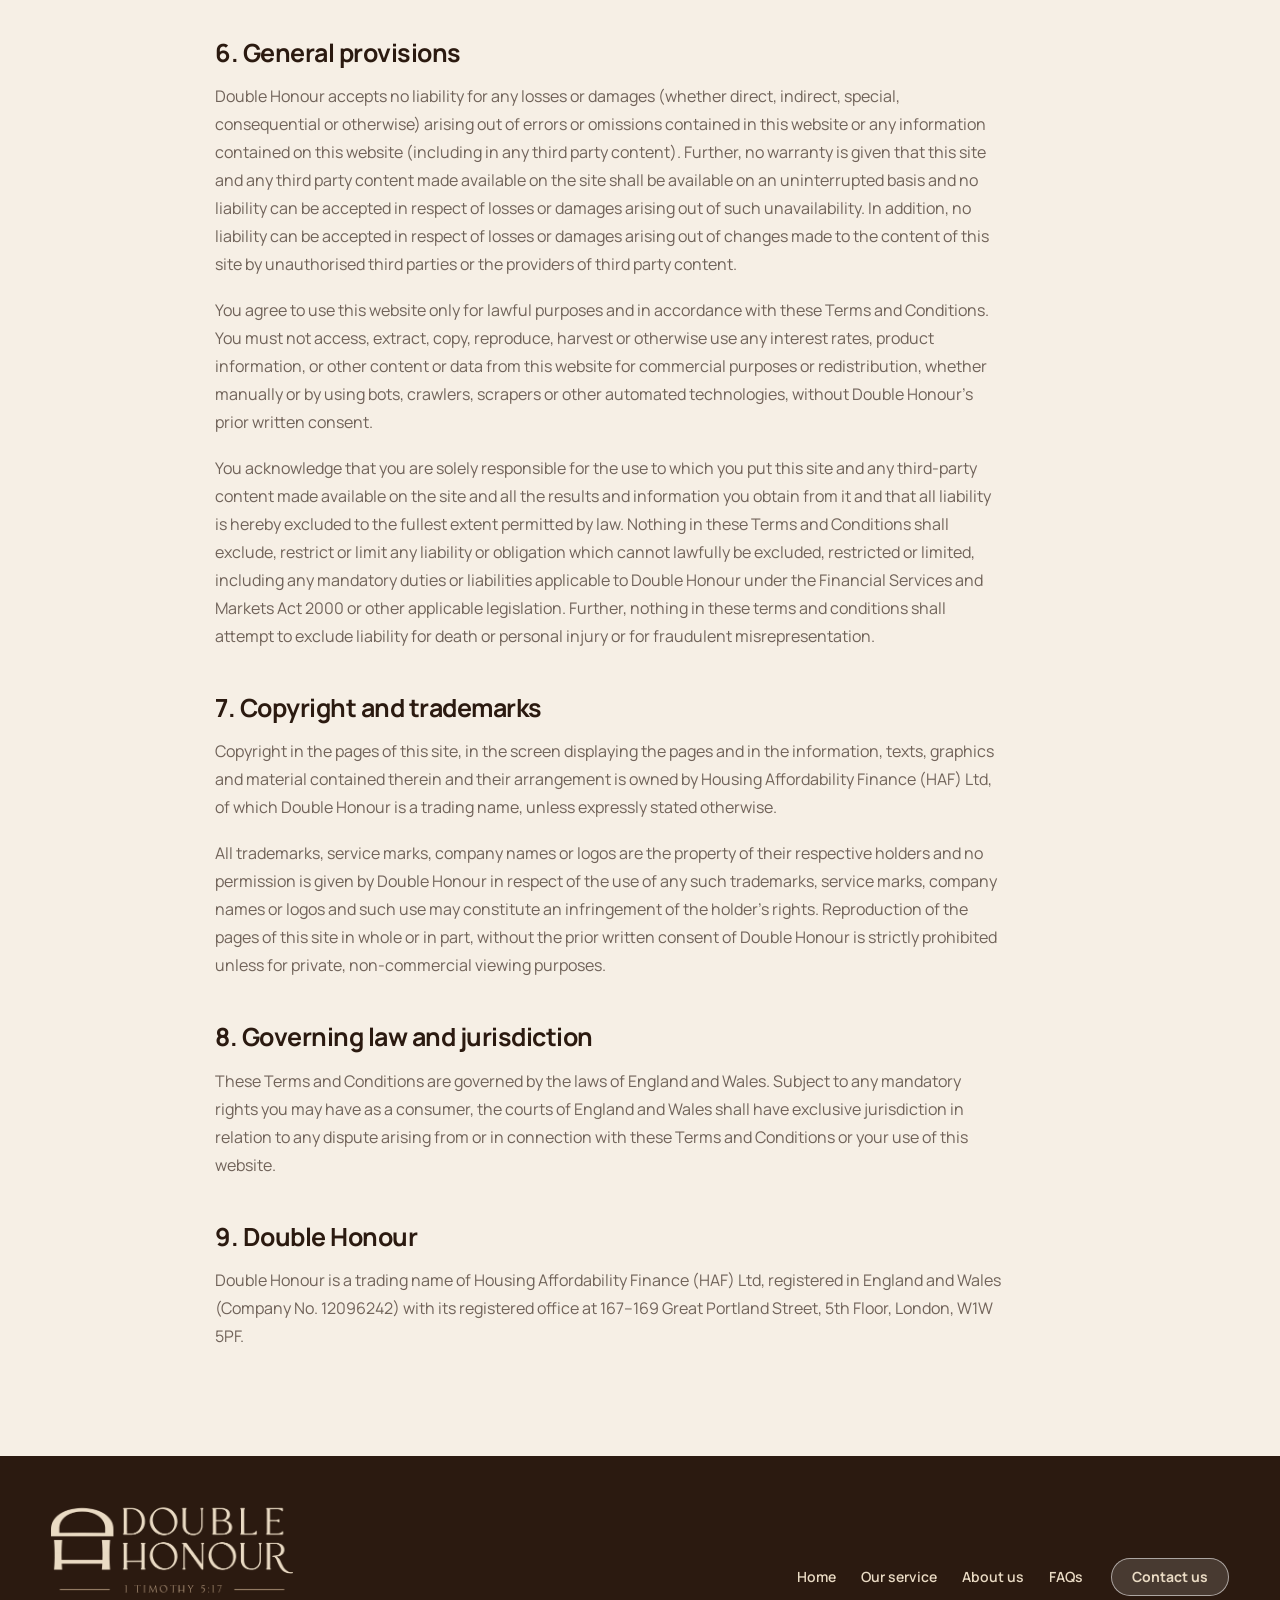
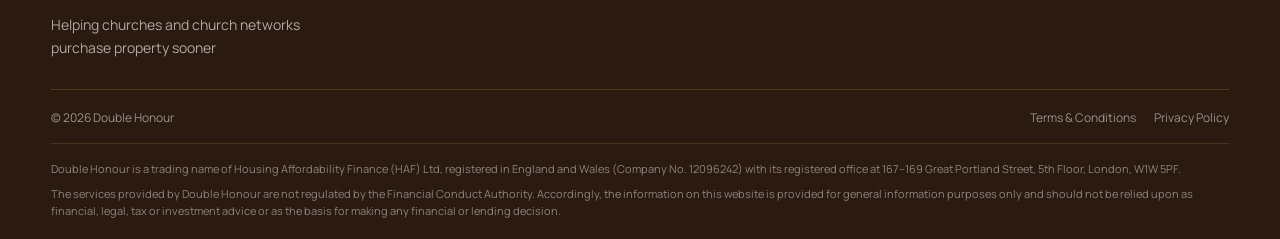
<file: terms-and-conditions.html>
<!DOCTYPE html>

<html lang="en">
<head>
<meta charset="utf-8"/>
<meta content="width=device-width, initial-scale=1" name="viewport"/>
<meta content="Terms and Conditions governing use of the Double Honour website." name="description"/>
<title>Double Honour</title>
<link href="https://fonts.googleapis.com" rel="preconnect"/>
<link crossorigin="" href="https://fonts.gstatic.com" rel="preconnect"/>
<link href="https://fonts.googleapis.com/css2?family=Manrope:wght@400;500;600;700&amp;display=swap" rel="stylesheet"/>
<link href="styles.css" rel="stylesheet"/>
</head>
<body>
<a class="skip-link" href="#main">Skip to content</a>
<header class="site-header on-light">
<div class="shell header-inner">
<a aria-label="Double Honour home" class="brand" href="index.html"><img alt="Double Honour" class="brand-mark" src="assets/double-honour-dark.png"/></a>
<nav aria-label="Primary navigation" class="desktop-nav">
<a href="index.html">Home</a>
<a href="our-service.html">Our service</a>
<a href="about.html">About us</a>
<a href="faq.html">FAQs</a>
</nav>
<a class="button button-small desktop-contact" href="contact.html">Contact us</a>
<button aria-controls="mobile-menu" aria-expanded="false" aria-label="Open navigation" class="menu-button" type="button"><span></span><span></span><span></span></button>
</div>
<div class="mobile-menu" hidden="" id="mobile-menu">
<nav aria-label="Mobile navigation">
<a href="index.html">Home</a>
<a href="our-service.html">Our service</a>
<a href="about.html">About us</a>
<a href="faq.html">FAQs</a>
<a href="contact.html">Contact us</a>
</nav>
</div>
</header>
<main id="main">
<section class="legal-page">
<div class="shell legal-page-inner">
<p class="eyebrow">Legal</p>
<h1>Terms &amp; Conditions</h1>
<div class="legal-content"><p class="legal-lead">Our general site terms and conditions govern your use of this website. Please read them carefully. By accessing or using this website, you indicate your acceptance of these Terms and Conditions.</p><h2>1. Advice</h2><p>The information contained on this website is provided for general information purposes only and does not constitute investment, legal, tax or financial advice, nor should it be relied upon as the basis for making any financial or investment decision.</p><p>By using this website, you acknowledge that you have not relied on the information contained on this website or on any representation or warranty when making any financial decision or entering into any financing arrangement. You should carefully consider your individual circumstances and, where appropriate, obtain independent professional advice before making any financial or investment decision.</p><h2>2. Variation of content</h2><p>Double Honour reserves the right at any time and without notice to remove, amend or vary any of the content which appears on any page of this site, including these Terms and Conditions. Any changes to these terms and conditions will be posted on this site and by continuing to use this site following any such change you will agree to be bound by the revised conditions.</p><h2>3. Data Protection</h2><p>Please be advised that in accordance with applicable laws, Double Honour retains the right to record all telephone and electronic communications with you for quality, training, and compliance purposes. For details on how we process and store this data, please review our <a href="privacy-policy.html">Privacy Policy</a>.</p><h2>4. Double Honour content</h2><p>Whilst Double Honour has taken all reasonable steps to ensure that the information contained within the pages of this site is accurate, current and complies with the relevant legislation and regulations, no warranty is given and no representation is made whatsoever regarding the accuracy of or completeness of this site.</p><h2>5. Third party content</h2><p>This website may make available, from time to time, information and resources of third parties, including (without limitation) text, graphics, audio, visual (including still visual images) and/or audio- visual material, software, applications, data, database content or other multimedia content, information and material, including the metadata relating to any such content ("third party content").</p><p>You acknowledge that the third party content made available through our website: has not been created by or endorsed by Double Honour and that Double Honour has no control over and assumes no responsibility for the third party content; is made available for general informational purposes only and the availability of third party content on our website does not constitute a recommendation or solicitation to make any financial decision or enter into any other transaction; and is obtained from sources believed to be reliable, but no guarantees are made by Double Honour or the providers of the third party content as to its accuracy, completeness, or timeliness.</p><h2>6. General provisions</h2><p>Double Honour accepts no liability for any losses or damages (whether direct, indirect, special, consequential or otherwise) arising out of errors or omissions contained in this website or any information contained on this website (including in any third party content). Further, no warranty is given that this site and any third party content made available on the site shall be available on an uninterrupted basis and no liability can be accepted in respect of losses or damages arising out of such unavailability. In addition, no liability can be accepted in respect of losses or damages arising out of changes made to the content of this site by unauthorised third parties or the providers of third party content.</p><p>You agree to use this website only for lawful purposes and in accordance with these Terms and Conditions. You must not access, extract, copy, reproduce, harvest or otherwise use any interest rates, product information, or other content or data from this website for commercial purposes or redistribution, whether manually or by using bots, crawlers, scrapers or other automated technologies, without Double Honour's prior written consent.</p><p>You acknowledge that you are solely responsible for the use to which you put this site and any third-party content made available on the site and all the results and information you obtain from it and that all liability is hereby excluded to the fullest extent permitted by law. Nothing in these Terms and Conditions shall exclude, restrict or limit any liability or obligation which cannot lawfully be excluded, restricted or limited, including any mandatory duties or liabilities applicable to Double Honour under the Financial Services and Markets Act 2000 or other applicable legislation. Further, nothing in these terms and conditions shall attempt to exclude liability for death or personal injury or for fraudulent misrepresentation.</p><h2>7. Copyright and trademarks</h2><p>Copyright in the pages of this site, in the screen displaying the pages and in the information, texts, graphics and material contained therein and their arrangement is owned by Housing Affordability Finance (HAF) Ltd, of which Double Honour is a trading name, unless expressly stated otherwise.</p><p>All trademarks, service marks, company names or logos are the property of their respective holders and no permission is given by Double Honour in respect of the use of any such trademarks, service marks, company names or logos and such use may constitute an infringement of the holder's rights. Reproduction of the pages of this site in whole or in part, without the prior written consent of Double Honour is strictly prohibited unless for private, non-commercial viewing purposes.</p><h2>8. Governing law and jurisdiction</h2><p>These Terms and Conditions are governed by the laws of England and Wales. Subject to any mandatory rights you may have as a consumer, the courts of England and Wales shall have exclusive jurisdiction in relation to any dispute arising from or in connection with these Terms and Conditions or your use of this website.</p><h2>9. Double Honour</h2><p>Double Honour is a trading name of Housing Affordability Finance (HAF) Ltd, registered in England and Wales (Company No. 12096242) with its registered office at 167–169 Great Portland Street, 5th Floor, London, W1W 5PF.</p></div>
</div>
</section>
</main>
<footer class="site-footer">
<div class="shell footer-top">
<div class="footer-brand">
<img alt="Double Honour" class="footer-brand-mark" src="assets/double-honour-light-message.png"/>
<p>Helping churches and church networks<span class="mobile-word-space" aria-hidden="true"> </span><br class="desktop-br"/>purchase property sooner</p>
</div>
<div class="footer-links">
<a href="index.html">Home</a>
<a href="our-service.html">Our service</a>
<a href="about.html">About us</a>
<a href="faq.html">FAQs</a>
<a class="button button-small footer-contact-button" href="contact.html">Contact us</a>
</div>
</div>
<div class="shell footer-bottom">
<span>© <span data-year=""></span> Double Honour</span>
<div class="footer-legal">
<a href="terms-and-conditions.html">Terms &amp; Conditions</a>
<a href="privacy-policy.html">Privacy Policy</a>
</div>
</div>
<div aria-label="Company and regulatory information" class="shell footer-notices">
<p>Double Honour is a trading name of Housing Affordability Finance (HAF) Ltd, registered in England and Wales (Company No. 12096242) with its registered office at 167–169 Great Portland Street, 5th Floor, London, W1W 5PF.</p>
<p>The services provided by Double Honour are not regulated by the Financial Conduct Authority. Accordingly, the information on this website is provided for general information purposes only and should not be relied upon as financial, legal, tax or investment advice or as the basis for making any financial or lending decision.</p>
</div>
</footer>
<script src="script.js"></script>
</body>
</html>
</file>
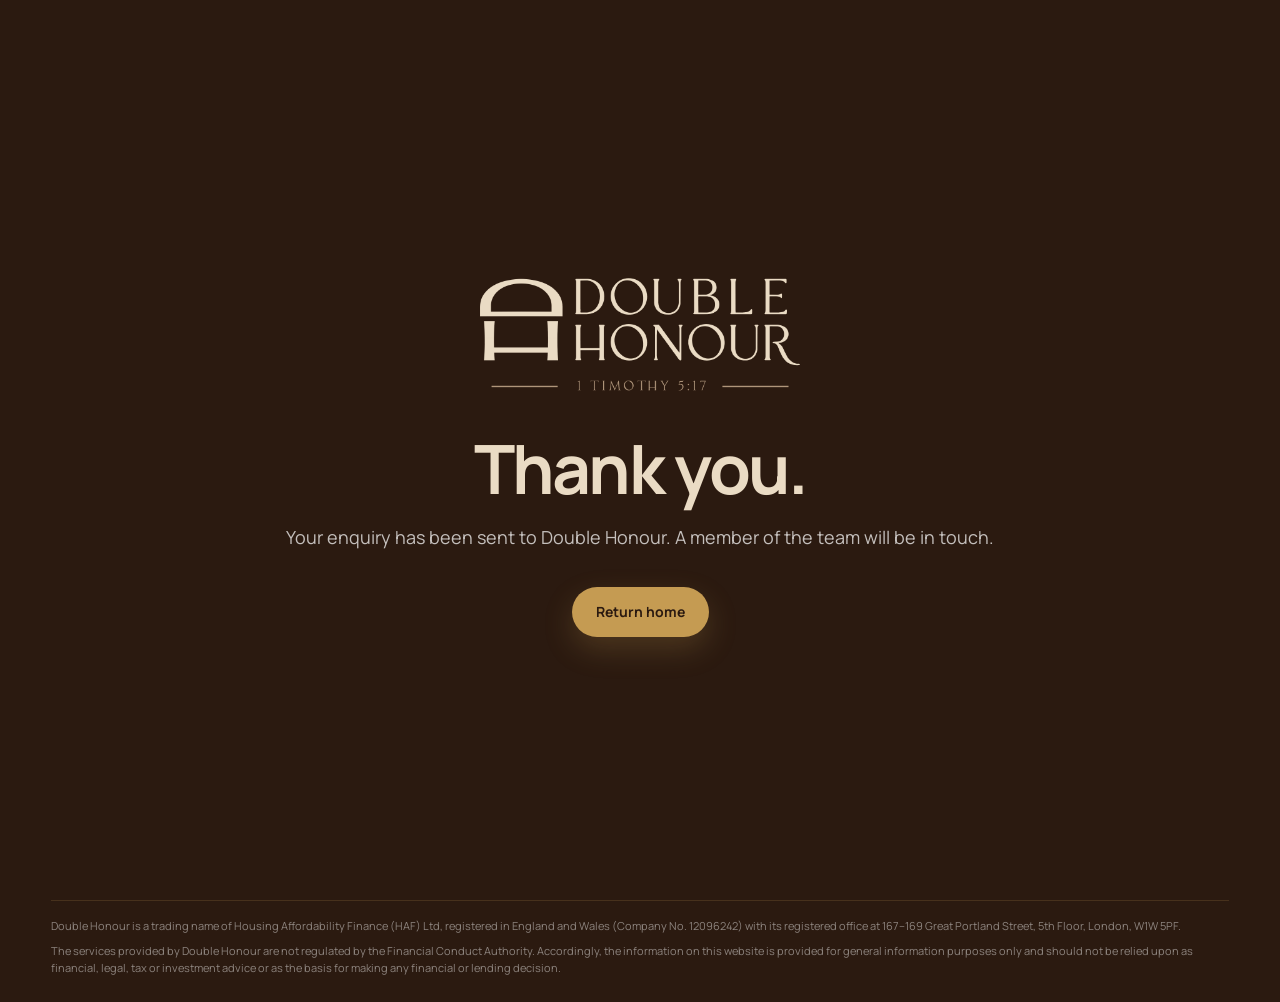
<file: thanks.html>
<!doctype html>
<html lang="en">
<head>
  <meta charset="utf-8">
  <meta name="viewport" content="width=device-width, initial-scale=1">
  <title>Double Honour</title>
  <link rel="preconnect" href="https://fonts.googleapis.com">
  <link rel="preconnect" href="https://fonts.gstatic.com" crossorigin>
  <link href="https://fonts.googleapis.com/css2?family=Manrope:wght@400;500;600;700&display=swap" rel="stylesheet">
  <link rel="stylesheet" href="styles.css">
</head>
<body>
  <main class="thanks">
    <div class="thanks-card">
      <img class="brand-mark" src="assets/double-honour-light-message.png" alt="Double Honour">
      <h1>Thank you.</h1>
      <p>Your enquiry has been sent to Double Honour. A member of the team will be in touch.</p>
      <a class="button" href="index.html">Return home</a>
    </div>
  </main>
  <footer class="thanks-legal-footer">
    <div class="shell footer-notices">
      <p>Double Honour is a trading name of Housing Affordability Finance (HAF) Ltd, registered in England and Wales (Company No. 12096242) with its registered office at 167–169 Great Portland Street, 5th Floor, London, W1W 5PF.</p>
      <p>The services provided by Double Honour are not regulated by the Financial Conduct Authority. Accordingly, the information on this website is provided for general information purposes only and should not be relied upon as financial, legal, tax or investment advice or as the basis for making any financial or lending decision.</p>
    </div>
  </footer>
</body>
</html>
</file>
<file: styles.css>
:root {
  --gold: #C59B52;
  --brown: #2B1A10;
  --cream: #EADBC4;
  --paper: #F6EFE5;
  --white: #FFFDF9;
  --ink: #2B1A10;
  --muted: rgba(43, 26, 16, 0.66);
  --line: rgba(43, 26, 16, 0.16);
  --max: 1220px;
  --radius: 22px;
  --shadow: 0 22px 60px rgba(43, 26, 16, 0.12);
}

* { box-sizing: border-box; }
html { scroll-behavior: smooth; }
body {
  margin: 0;
  color: var(--ink);
  background: var(--white);
  font-family: "Manrope", Arial, sans-serif;
  font-size: 16px;
  line-height: 1.6;
}
img { display: block; max-width: 100%; }
a { color: inherit; text-decoration: none; }
button, a { -webkit-tap-highlight-color: transparent; }
button, input, select, textarea { font: inherit; }
.shell { width: min(calc(100% - 48px), var(--max)); margin-inline: auto; }
.skip-link { position: fixed; left: 16px; top: -60px; z-index: 1000; padding: 10px 14px; background: var(--brown); color: white; }
.skip-link:focus { top: 16px; }

.site-header {
  position: absolute;
  inset: 0 0 auto;
  z-index: 20;
  color: var(--cream);
  border-bottom: 1px solid rgba(255,255,255,.28);
}
.header-inner { height: 92px; display: flex; align-items: center; gap: 28px; }
.brand { margin-right: auto; }
.brand-mark, .footer-brand-mark {
  display: block;
  width: 160px;
  height: auto;
  object-fit: contain;
}
.desktop-nav { display: flex; gap: 25px; align-items: center; font-size: 14px; font-weight: 600; }
.desktop-nav a { opacity: .88; }
.desktop-nav a:hover, .desktop-nav a[aria-current="page"] { opacity: 1; }
.menu-button { display: none; width: 44px; height: 44px; padding: 10px; background: transparent; border: 1px solid rgba(255,255,255,.5); border-radius: 50%; }
.menu-button span { display: block; height: 1px; background: var(--cream); margin: 5px 0; }
.mobile-menu { background: var(--white); color: var(--ink); padding: 20px 24px 28px; box-shadow: var(--shadow); }
.mobile-menu nav { display: grid; gap: 15px; }

.site-header.on-light { color: var(--ink); border-bottom-color: var(--line); }
.site-header.on-light .menu-button { border-color: var(--line); }
.site-header.on-light .menu-button span { background: var(--gold); }
.site-header.on-light .button-small { background: var(--gold); color: var(--brown); border-color: var(--gold); }
.site-header.on-light .button-small:hover { background: var(--brown); color: var(--cream); }

.button { display: inline-flex; justify-content: center; align-items: center; min-height: 50px; padding: 0 24px; color: var(--brown); background: var(--gold); border: 0; border-radius: 999px; font-size: 14px; font-weight: 700; box-shadow: 0 12px 30px rgba(197,155,82,.22); transition: transform .2s ease, box-shadow .2s ease, background .2s ease; cursor: pointer; }
.button:hover { transform: translateY(-2px); background: var(--brown); color: var(--cream); box-shadow: 0 16px 36px rgba(43,26,16,.22); }
.button-small { min-height: 42px; padding-inline: 20px; background: rgba(255,255,255,.14); border: 1px solid rgba(255,255,255,.55); box-shadow: none; }
.button-small:hover { background: var(--cream); color: var(--brown); }
.button-light { background: var(--cream); color: var(--brown); box-shadow: none; }
.button-light:hover { background: var(--white); color: var(--brown); }
.button-outline { background: transparent; color: var(--brown); border: 1px solid var(--gold); box-shadow: none; }
.button-outline:hover { color: var(--brown); background: var(--gold); }

.eyebrow { margin: 0 0 10px; font-size: 12px; line-height: 1.2; text-transform: uppercase; letter-spacing: .18em; font-weight: 700; color: var(--gold); }
.eyebrow.light { color: var(--gold); }
.text-link { display: inline-flex; gap: 8px; align-items: center; font-weight: 700; font-size: 14px; border-bottom: 1px solid currentColor; padding-bottom: 3px; }
.text-link.light { color: var(--cream); }

.hero { position: relative; min-height: 680px; display: flex; align-items: flex-end; color: var(--cream); overflow: hidden; }
.hero-image { position: absolute; inset: 0; background: url('assets/hero.jpeg') center 43%/cover no-repeat; transform: scale(1.01); }
.hero-shade { position: absolute; inset: 0; background: rgba(43, 26, 16, .25); }
.hero-content { position: relative; padding-bottom: 82px; }
.hero h1 { max-width: 850px; margin: 8px 0 0; color: #FFFDF9; font-size: clamp(44px, 6vw, 82px); line-height: 1.02; letter-spacing: -.045em; text-shadow: 0 3px 22px rgba(43,26,16,.38); }

.inner-hero { position: relative; min-height: 490px; display: flex; align-items: flex-end; color: var(--cream); overflow: hidden; background: var(--brown); }
.inner-hero-image { position: absolute; inset: 0; background-position: center; background-size: cover; transform: scale(1.01); }
.inner-hero.about .inner-hero-image { background-image: url('assets/about-hero.jpeg'); background-position: center 45%; }
.inner-hero-shade { position: absolute; inset: 0; background: linear-gradient(90deg, rgba(43,26,16,.80), rgba(43,26,16,.30)); }
.inner-hero-content { position: relative; padding: 170px 0 68px; max-width: 880px; }
.inner-hero h1 { margin: 10px 0 18px; font-size: clamp(42px, 5.7vw, 72px); line-height: 1.04; letter-spacing: -.04em; }
.inner-hero-content > p:not(.eyebrow):last-child { max-width: 720px; margin: 0; font-size: clamp(18px, 2vw, 22px); color: rgba(255,255,255,.84); }

.impact-bar { background: var(--brown); color: var(--cream); }
.impact-grid { display: grid; grid-template-columns: .8fr .8fr 1.2fr 2fr; }
.metric, .impact-copy { min-height: 220px; padding: 38px 30px; display: flex; flex-direction: column; justify-content: center; }
.metric { text-align: center; border-right: 1px solid rgba(197,155,82,.28); }
.metric strong { color: var(--gold); font-size: clamp(28px, 3vw, 42px); line-height: 1.1; margin-bottom: 14px; }
.metric span { font-size: 13px; line-height: 1.45; color: rgba(255,255,255,.74); }
.impact-copy { align-items: flex-start; gap: 18px; }
.impact-copy p { margin: 0; font-size: 15px; line-height: 1.55; }

.section { padding-block: 88px; }
.section.paper { background: var(--paper); }
.section.cream { background: var(--cream); }
.section.dark { background: var(--brown); color: var(--cream); }
.section-heading { max-width: 800px; margin-bottom: 36px; }
.section-heading h2, .contact-section h2 { margin: 0; font-size: clamp(36px, 4.6vw, 62px); line-height: 1.08; letter-spacing: -.035em; }
.section-heading p:not(.eyebrow) { color: var(--muted); font-size: 18px; }
.section.dark .section-heading p:not(.eyebrow) { color: rgba(255,255,255,.72); }

.support-grid { display: grid; grid-template-columns: 1fr 1fr; gap: 26px; }
.support-card { overflow: hidden; border: 1px solid var(--line); border-radius: var(--radius); background: var(--white); box-shadow: 0 10px 34px rgba(43,26,16,.06); }
.support-card img { width: 100%; height: 300px; object-fit: cover; }
.support-card-body { padding: 32px 34px 34px; }
.card-kicker { margin: 0 0 10px; color: var(--gold); font-size: 12px; font-weight: 700; text-transform: uppercase; letter-spacing: .14em; }
.support-card h3, .funding-panel h3 { margin: 0 0 14px; font-size: clamp(27px, 3vw, 40px); line-height: 1.16; letter-spacing: -.025em; }
.support-card h3 { min-height: 2.32em; }
.support-card-purpose { margin: 0 0 12px; color: var(--gold) !important; font-size: 12px; font-weight: 700; line-height: 1.35; text-transform: uppercase; letter-spacing: .14em; }
.support-card p { color: var(--muted); }
.support-card-body > p:not(.support-card-purpose) { font-size: 18px; line-height: 1.65; }

.help-section { padding-block: 88px; background: var(--paper); }
.help-heading { margin-bottom: 38px; }
.help-grid { display: grid; grid-template-columns: .95fr 1.05fr; gap: 58px; align-items: stretch; }
.funding-panel { position: static; padding: 42px 46px; background: var(--brown); color: var(--cream); border-radius: var(--radius); box-shadow: var(--shadow); display: flex; flex-direction: column; justify-content: flex-start; gap: 22px; align-self: stretch; }
.funding-panel .card-kicker { color: var(--gold); }
.funding-panel h3 { margin-bottom: 14px; }
.funding-panel p:not(.card-kicker) { margin: 0; color: rgba(255,255,255,.76); font-size: 18px; line-height: 1.7; }
.funding-panel p + p { margin-top: 0; }
.journey-panel { padding-top: 0; }
.journey-intro { max-width: 590px; margin: 0 0 22px; font-size: 20px; font-weight: 600; line-height: 1.45; }
.journey-list { list-style: none; margin: 0; padding: 0; }
.journey-list li { display: grid; grid-template-columns: 54px 1fr; gap: 18px; align-items: center; padding: 21px 0; border-bottom: 1px solid var(--line); }
.journey-list span { font-size: 12px; color: var(--gold); font-weight: 700; letter-spacing: .1em; }
.journey-list p { margin: 0; font-size: 17px; font-weight: 600; }

.about-grid { display: grid; grid-template-columns: .85fr 1.15fr; gap: 70px; align-items: start; }
.about-grid h2 { margin: 0; font-size: clamp(36px, 4.5vw, 58px); line-height: 1.08; letter-spacing: -.035em; }
.about-copy { display: grid; gap: 18px; }
.about-copy p { margin: 0; color: var(--muted); font-size: 18px; }
.mission-card { margin-top: 28px; padding: 40px; background: var(--cream); border-radius: var(--radius); border: 1px solid var(--line); }
.mission-card h3 { margin: 0 0 14px; font-size: 26px; }
.mission-card p { margin: 0; color: var(--ink); }
.capability-grid { display: grid; grid-template-columns: repeat(2, 1fr); gap: 22px; }
.capability-card { padding: 34px; border-radius: var(--radius); border: 1px solid var(--line); background: var(--white); box-shadow: 0 10px 30px rgba(43,26,16,.05); }
.capability-card span { display: block; margin-bottom: 22px; color: var(--gold); font-weight: 700; font-size: 12px; letter-spacing: .12em; }
.capability-card h3 { margin: 0 0 12px; font-size: 24px; line-height: 1.2; }
.capability-card p { margin: 0; color: var(--muted); }

.team-section { padding-block: 88px; background: var(--paper); }
.team-group + .team-group { margin-top: 56px; }
.team-group-heading { display: flex; justify-content: space-between; align-items: end; gap: 24px; margin-bottom: 26px; padding-bottom: 16px; border-bottom: 1px solid var(--line); }
.team-group-heading h3 { margin: 0; font-size: 28px; }
.team-group-heading span { color: var(--muted); font-size: 14px; }
.team-grid { display: grid; grid-template-columns: repeat(3, 1fr); gap: 26px; }
.team-card { overflow: hidden; background: var(--white); border: 1px solid var(--line); border-radius: var(--radius); }
.team-photo { width: 100%; aspect-ratio: 3 / 4; object-fit: cover; object-position: center top; background: #dde5e1; filter: grayscale(100%); }
.team-placeholder { aspect-ratio: 3 / 4; display: grid; place-items: center; background: linear-gradient(135deg, var(--brown), var(--gold)); color: var(--cream); font-size: 64px; font-weight: 600; letter-spacing: -.05em; }
.team-body { padding: 28px; }
.team-body h4 { margin: 0; font-size: 23px; line-height: 1.2; }
.team-role { margin: 5px 0 16px; color: var(--gold); font-size: 13px; font-weight: 700; text-transform: uppercase; letter-spacing: .08em; }
.team-body p:last-child { margin: 0; color: var(--muted); font-size: 15px; }

.partner-logo-grid { display: grid; grid-template-columns: repeat(4, 1fr); gap: 22px; }
.partner-logo-placeholder { min-height: 150px; display: grid; place-items: center; border: 1px solid var(--line); border-radius: var(--radius); background: var(--paper); color: var(--muted); font-size: 16px; font-weight: 700; letter-spacing: .04em; }

.quote-band { padding: 58px 0; background: var(--brown); color: var(--cream); }
.quote-band blockquote { margin: 0; max-width: 950px; font-size: clamp(25px, 3.4vw, 42px); line-height: 1.28; letter-spacing: -.02em; }
.quote-band cite { display: block; margin-top: 25px; color: var(--gold); font-size: 14px; font-style: normal; font-weight: 700; }

#challenge .shell { width: min(calc(100% - 48px), var(--max)); }
.challenge-stats { display: grid; grid-template-columns: repeat(4, minmax(0, 1fr)); gap: 14px; }
.challenge-stat { min-height: 248px; padding: 26px 20px; border-radius: var(--radius); background: var(--white); border: 1px solid var(--line); display: flex; flex-direction: column; justify-content: flex-start; }
.challenge-stat h3 { margin: 0 0 17px; min-height: 2.5em; color: var(--gold); font-size: clamp(19px, 1.42vw, 22px); font-weight: 700; line-height: 1.25; letter-spacing: -.02em; }
.challenge-stat p { margin: 0; color: var(--muted); font-size: clamp(14px, 1.08vw, 16px); font-weight: 400; line-height: 1.42; }
.challenge-stat sup { position: relative; top: -.2em; color: var(--gold); font-size: .55em; font-weight: 700; }
.source-notes-inline { display: flex; flex-wrap: wrap; justify-content: flex-start; gap: 6px 18px; margin-top: 18px; color: var(--muted); font-size: 11px; line-height: 1.35; }
.source-notes-inline span { flex: 0 0 auto; }
.source-notes-inline sup { color: var(--gold); font-weight: 700; }

.funding-gap-layout { display: grid; grid-template-columns: .72fr 1.28fr; gap: 64px; align-items: center; }
.funding-gap-layout h2 { margin: 0 0 18px; font-size: clamp(36px, 4.7vw, 60px); line-height: 1.08; letter-spacing: -.035em; }
.funding-gap-layout > div:first-child > p:not(.eyebrow) { color: var(--muted); font-size: 17px; }
.funding-schematic { padding: 38px; border: 1px solid var(--line); border-radius: var(--radius); background: var(--white); box-shadow: var(--shadow); }
.scheme-row { display: grid; grid-template-columns: 78px 1fr; gap: 16px; align-items: stretch; }
.scheme-row + .scheme-row { margin-top: 18px; }
.scheme-label { display: flex; align-items: center; color: var(--gold); font-size: 11px; font-weight: 700; letter-spacing: .14em; text-transform: uppercase; }
.uses-bar { min-height: 74px; padding: 0 22px; display: flex; align-items: center; justify-content: space-between; gap: 16px; border-radius: 12px; background: var(--cream); color: var(--brown); font-size: 16px; font-weight: 700; }
.uses-bar strong { color: var(--gold); font-size: 12px; letter-spacing: .08em; }
.source-bar { display: grid; grid-template-columns: 31% 39% 30%; min-height: 106px; overflow: hidden; border: 1px solid var(--line); border-radius: 12px; }
.source-segment { padding: 18px; display: flex; justify-content: flex-end; flex-direction: column; font-size: 14px; font-weight: 700; line-height: 1.25; }
.source-savings { background: #F0E5D4; color: var(--brown); }
.source-bank { background: #D7C3A4; color: var(--brown); border-left: 1px solid rgba(43,26,16,.12); }
.source-gap { background: var(--brown); color: var(--cream); border-left: 1px solid rgba(43,26,16,.12); }
.source-detail-grid { display: grid; grid-template-columns: 31% 39% 30%; gap: 0; margin: 16px 0 0 94px; }
.source-detail { padding: 0 16px; color: var(--muted); font-size: 12px; line-height: 1.45; }
.source-detail:first-child { padding-left: 0; }
.source-detail:last-child { padding-right: 0; }
.source-detail + .source-detail { border-left: 1px solid var(--line); }
.source-detail ul { margin: 0; padding-left: 17px; }
.source-detail li + li { margin-top: 8px; }
.benefit-grid { display: grid; grid-template-columns: repeat(3, 1fr); gap: 22px; }
.benefit-card { padding: 34px; background: var(--brown); color: var(--cream); border-radius: var(--radius); }
.benefit-card .number { display: inline-grid; width: 38px; height: 38px; place-items: center; border: 1px solid rgba(197,155,82,.55); border-radius: 50%; color: var(--gold); font-size: 12px; font-weight: 700; }
.benefit-card h3 { margin: 28px 0 12px; font-size: 24px; line-height: 1.25; }
.benefit-card p { margin: 0; color: rgba(255,255,255,.72); }

.faq-hero { padding: 155px 0 62px; background: var(--brown); color: var(--cream); }
.faq-hero h1 { margin: 8px 0 16px; font-size: clamp(44px, 6vw, 72px); line-height: 1.04; letter-spacing: -.04em; }
.faq-hero p:last-child { max-width: 760px; color: rgba(255,255,255,.75); font-size: 19px; }
.faq-layout { display: grid; grid-template-columns: 250px 1fr; gap: 70px; align-items: start; }
.faq-nav { position: sticky; top: 30px; display: grid; gap: 8px; padding: 22px; border: 1px solid var(--line); border-radius: 18px; background: var(--white); }
.faq-nav a { padding: 8px 10px; border-radius: 10px; color: var(--muted); font-size: 14px; }
.faq-nav a:hover { background: var(--paper); color: var(--gold); }
.faq-groups { display: grid; gap: 46px; }
.faq-group h2 { margin: 0 0 18px; font-size: 30px; letter-spacing: -.02em; }
.faq-list { border-top: 1px solid var(--line); }
.faq-list details { border-bottom: 1px solid var(--line); }
.faq-list summary { list-style: none; cursor: pointer; padding: 20px 42px 20px 0; font-weight: 700; position: relative; }
.faq-list summary::-webkit-details-marker { display: none; }
.faq-list summary::after { content: "+"; position: absolute; right: 4px; top: 17px; color: var(--gold); font-size: 24px; font-weight: 400; }
.faq-list details[open] summary::after { content: "–"; }
.faq-answer { padding: 0 35px 22px 0; color: var(--muted); }
.faq-answer p { margin: 0 0 12px; }
.faq-answer p:last-child { margin-bottom: 0; }

.contact-page { padding: 155px 0 82px; background: var(--paper); }
.contact-page-grid { display: grid; grid-template-columns: .8fr 1.2fr; gap: 70px; align-items: start; }
.contact-intro h1 { margin: 8px 0 18px; font-size: clamp(44px, 6vw, 72px); line-height: 1.04; letter-spacing: -.04em; }
.contact-intro > p:not(.eyebrow) { color: var(--muted); font-size: 18px; }
.contact-direct { margin-top: 36px; padding-top: 28px; border-top: 1px solid var(--line); }
.contact-direct span { display: block; color: var(--muted); font-size: 13px; }
.contact-direct a { display: inline-block; margin-top: 5px; color: var(--gold); font-weight: 700; }
.contact-form { padding: 42px; background: var(--white); border: 1px solid var(--line); border-radius: var(--radius); box-shadow: var(--shadow); }
.form-row { display: grid; grid-template-columns: 1fr 1fr; gap: 18px; }
.form-field { display: grid; gap: 7px; margin-bottom: 18px; }
.form-field label { font-size: 13px; font-weight: 700; }
.form-field input, .form-field select, .form-field textarea { width: 100%; border: 1px solid rgba(43,26,16,.22); border-radius: 12px; background: #FFF9F0; padding: 13px 14px; color: var(--ink); outline: none; }
.form-field textarea { min-height: 145px; resize: vertical; }
.form-field input:focus, .form-field select:focus, .form-field textarea:focus { border-color: var(--gold); box-shadow: 0 0 0 3px rgba(197,155,82,.14); }
.form-consent { display: grid; grid-template-columns: 18px 1fr; gap: 10px; align-items: start; margin: 4px 0 22px; color: var(--muted); font-size: 12px; }
.form-consent input { margin-top: 3px; }
.form-note { margin: 14px 0 0; color: var(--muted); font-size: 12px; }
.honeypot { position: absolute; left: -9999px; }

.contact-section { padding-block: 78px; background: var(--cream); }
.contact-grid { display: grid; grid-template-columns: 1fr auto; align-items: center; gap: 60px; }
.contact-grid > div:first-child { max-width: 760px; }
.contact-grid p:not(.eyebrow) { max-width: 600px; margin: 18px 0 0; color: var(--muted); font-size: 18px; }
.contact-actions { display: grid; gap: 12px; min-width: 210px; }

.thanks { min-height: 100vh; display: grid; place-items: center; padding: 40px; background: var(--brown); color: var(--cream); text-align: center; }
.thanks-card { max-width: 720px; }
.thanks .brand-mark { width: min(320px, 100%); margin: 0 auto 30px; color: var(--cream); }
.thanks h1 { margin: 0 0 16px; font-size: clamp(42px, 6vw, 68px); letter-spacing: -.04em; line-height: 1.05; }
.thanks p { color: rgba(255,255,255,.72); font-size: 18px; }
.thanks .button { margin-top: 18px; }

.site-footer { background: var(--brown); color: var(--cream); padding: 56px 0 26px; }
.footer-top { display: grid; grid-template-columns: 1fr auto; gap: 60px; padding-bottom: 42px; }
.footer-brand-mark { width: min(320px, 100%); }
.footer-brand p { max-width: 360px; color: rgba(255,255,255,.62); font-size: 14px; }
.footer-links { display: grid; grid-template-columns: repeat(2, auto); gap: 12px 54px; font-size: 14px; }
.footer-bottom { border-top: 1px solid rgba(197,155,82,.24); padding-top: 24px; display: flex; justify-content: space-between; gap: 20px; color: rgba(255,255,255,.52); font-size: 12px; }
.footer-bottom div { display: flex; gap: 22px; }
.footer-legal { display: flex; flex-wrap: wrap; gap: 18px !important; }
.footer-legal a:hover { color: white; }

@media (max-width: 1080px) {
  .desktop-nav { gap: 18px; }
}
@media (max-width: 980px) {
  .desktop-nav, .desktop-contact { display: none; }
  .menu-button { display: block; }
  .hero { min-height: 620px; }
  .impact-grid { grid-template-columns: repeat(3, 1fr); }
  .impact-copy { grid-column: 1 / -1; min-height: 170px; border-top: 1px solid rgba(197,155,82,.28); }
  .help-grid, .about-grid, .funding-gap-layout, .contact-page-grid { grid-template-columns: 1fr; gap: 48px; }
  .funding-panel, .faq-nav { position: static; }
  .team-grid { grid-template-columns: repeat(2, 1fr); }
  .partner-logo-grid { grid-template-columns: repeat(2, 1fr); }
  .challenge-stats { grid-template-columns: repeat(2, 1fr); }
  .source-notes-inline { flex-wrap: wrap; }
  .faq-layout { grid-template-columns: 1fr; gap: 35px; }
  .faq-nav { grid-template-columns: repeat(3, 1fr); }
  .benefit-grid { grid-template-columns: 1fr; }
}

@media (max-width: 720px) {
  .shell { width: min(calc(100% - 32px), var(--max)); }
  .header-inner { height: 76px; }
  .brand-mark { width: 138px; }
  .hero { min-height: 610px; }
  .hero-image { background-position: 63% center; }
  .hero-shade { background: rgba(43,26,16,.72); }
  .hero-content { padding-bottom: 54px; }
  .hero h1 { font-size: clamp(40px, 13vw, 58px); }
  .inner-hero { min-height: 460px; }
  .inner-hero-content { padding: 135px 0 50px; }
  .inner-hero-shade { background: rgba(43,26,16,.72); }
  .impact-grid { grid-template-columns: 1fr; }
  .metric { min-height: auto; padding: 28px 20px; border-right: 0; border-bottom: 1px solid rgba(197,155,82,.28); }
  .impact-copy { grid-column: auto; }
  .section, .help-section, .team-section { padding-block: 64px; }
  .support-grid, .capability-grid, .team-grid, .partner-logo-grid, .challenge-stats, .form-row { grid-template-columns: 1fr; }
  .support-card img { height: 230px; }
  .support-card h3 { min-height: 0; }
  .support-card-body, .funding-panel, .contact-form, .funding-schematic { padding: 28px; }
  .source-notes-inline { flex-direction: column; gap: 7px; }
  .scheme-row { grid-template-columns: 1fr; gap: 8px; }
  .scheme-label { min-height: 20px; }
  .source-detail-grid { margin-left: 0; grid-template-columns: 1fr; gap: 16px; }
  .source-detail { padding: 0; }
  .source-detail + .source-detail { padding-top: 16px; border-left: 0; border-top: 1px solid var(--line); }
  .faq-nav { grid-template-columns: 1fr 1fr; }
  .contact-grid { grid-template-columns: 1fr; gap: 32px; }
  .contact-actions { min-width: 0; }
  .footer-top { grid-template-columns: 1fr; }
  .footer-links { grid-template-columns: 1fr 1fr; }
  .footer-bottom { flex-direction: column; }
  .team-group-heading { align-items: start; flex-direction: column; }
}

@media (prefers-reduced-motion: reduce) {
  html { scroll-behavior: auto; }
  *, *::before, *::after { transition-duration: .01ms !important; }
}

/* v03 sitemap-specific additions */
.inner-hero.help .inner-hero-image { background-image: url('assets/how-help-hero.jpeg'); background-position: center 52%; }
.values-grid { display: grid; grid-template-columns: repeat(3, 1fr); gap: 22px; }
.value-card { padding: 34px; border-radius: var(--radius); background: var(--white); border: 1px solid var(--line); box-shadow: 0 10px 30px rgba(43,26,16,.05); }
.value-card span { display: block; margin-bottom: 22px; color: var(--gold); font-size: 12px; font-weight: 700; letter-spacing: .12em; }
.value-card h3 { margin: 0 0 12px; font-size: 24px; line-height: 1.2; }
.value-card p { margin: 0; color: var(--muted); }
.partners-panel { display: grid; grid-template-columns: .65fr 1.35fr; gap: 70px; align-items: center; padding: 44px; border: 1px solid var(--line); border-radius: var(--radius); background: var(--cream); }
.partners-panel h2 { margin: 0; font-size: clamp(34px, 4vw, 52px); line-height: 1.08; letter-spacing: -.035em; }
.partners-panel p { margin: 0; color: var(--muted); font-size: 18px; }
.footer-contact { margin-top: 12px; display: inline-block; color: var(--gold); font-size: 14px; font-weight: 700; }

@media (max-width: 980px) {
  .values-grid { grid-template-columns: 1fr; }
  .partners-panel { grid-template-columns: 1fr; gap: 22px; }
}


/* Legal policy placeholders */
.legal-page { min-height: 62vh; padding: 165px 0 88px; background: var(--paper); }
.legal-page-inner { max-width: 850px; }
.legal-page h1 { margin: 8px 0 22px; font-size: clamp(42px, 5.7vw, 70px); line-height: 1.04; letter-spacing: -.04em; }
.legal-page p:not(.eyebrow) { max-width: 760px; color: var(--muted); font-size: 18px; }
@media (max-width: 720px) { .legal-page { padding: 130px 0 64px; } }

/* Legal content */
.legal-content { max-width: 790px; }
.legal-content .legal-lead { font-size: 18px; line-height: 1.7; color: var(--ink) !important; margin: 0 0 34px; }
.legal-content .legal-updated { font-size: 14px !important; font-weight: 700; color: var(--gold) !important; margin: -8px 0 20px; }
.legal-content h2 { margin: 42px 0 14px; font-size: 25px; line-height: 1.25; letter-spacing: -.02em; color: var(--ink); }
.legal-content h3 { margin: 28px 0 10px; font-size: 18px; line-height: 1.35; color: var(--ink); }
.legal-content p { max-width: none !important; margin: 0 0 18px; font-size: 16px !important; line-height: 1.75; color: var(--muted) !important; }
.legal-content ul { margin: 0 0 20px; padding-left: 24px; color: var(--muted); }
.legal-content li { margin: 8px 0; padding-left: 3px; }
.legal-content a { color: var(--gold); text-decoration: underline; text-underline-offset: 3px; }
.legal-table-wrap { width: 100%; overflow-x: auto; margin: 14px 0 30px; border: 1px solid var(--line); border-radius: 14px; background: var(--white); }
.legal-table { width: 100%; border-collapse: collapse; min-width: 600px; font-size: 14px; }
.legal-table th, .legal-table td { padding: 15px 17px; text-align: left; vertical-align: top; border-bottom: 1px solid var(--line); }
.legal-table th { color: var(--brown); background: rgba(197,155,82,.10); font-size: 12px; text-transform: uppercase; letter-spacing: .07em; }
.legal-table tbody tr:last-child td { border-bottom: 0; }
@media (max-width: 720px) {
  .legal-content h2 { margin-top: 34px; font-size: 22px; }
  .legal-content .legal-lead { font-size: 17px; }
}

/* v16 — Our service page */
.service-hero .inner-hero-content { max-width: 980px; }
.service-hero h1 { max-width: 940px; font-size: clamp(40px, 5.2vw, 68px); }
.service-hero .inner-hero-content > p:last-child { max-width: 780px; }

.service-section-heading { max-width: 920px; }
.service-section-heading h2 { max-width: 860px; }
.compact-heading { margin-bottom: 28px; }

.service-pressure-grid { display: grid; grid-template-columns: repeat(2, minmax(0, 1fr)); gap: 24px; }
.service-pressure-card {
  position: relative;
  min-height: 300px;
  padding: 36px 38px 34px;
  border-radius: var(--radius);
  border: 1px solid var(--line);
  background: var(--white);
  box-shadow: 0 14px 38px rgba(43,26,16,.06);
  overflow: hidden;
}
.service-pressure-card::after {
  content: "";
  position: absolute;
  inset: auto -70px -85px auto;
  width: 190px;
  height: 190px;
  border-radius: 50%;
  background: rgba(197,155,82,.08);
}
.service-card-number {
  display: inline-flex;
  margin-bottom: 22px;
  color: var(--gold);
  font-size: 11px;
  font-weight: 700;
  letter-spacing: .14em;
}
.service-pressure-card h3 { margin: 0 0 18px; color: var(--gold); font-size: 27px; line-height: 1.2; }
.service-pressure-card ul,
.service-challenge-card ul,
.service-support-card ul { margin: 0; padding-left: 21px; }
.service-pressure-card li,
.service-support-card li { color: var(--muted); font-size: 16px; line-height: 1.6; }
.service-pressure-card li + li,
.service-support-card li + li { margin-top: 12px; }

.service-challenge-section { background: var(--white); }
.service-challenge-grid { display: grid; grid-template-columns: repeat(2, minmax(0, 1fr)); gap: 24px; }
.service-challenge-card {
  position: relative;
  min-height: 430px;
  overflow: hidden;
  border-radius: var(--radius);
  box-shadow: var(--shadow);
  isolation: isolate;
}
.service-challenge-card img { position: absolute; inset: 0; width: 100%; height: 100%; object-fit: cover; }
.service-challenge-card.individual img { object-position: center 46%; }
.service-challenge-card.network img { object-position: center 48%; filter: saturate(.88) contrast(1.03); }
.service-challenge-shade {
  position: absolute;
  inset: 0;
  background: linear-gradient(180deg, rgba(43,26,16,.12) 5%, rgba(43,26,16,.86) 88%);
  z-index: 1;
}
.service-challenge-content {
  position: absolute;
  inset: auto 0 0;
  z-index: 2;
  padding: 34px 36px 36px;
  color: var(--cream);
}
.service-challenge-content h2 { margin: 0 0 14px; color: #fffdf9; font-size: clamp(28px, 3vw, 40px); line-height: 1.12; letter-spacing: -.025em; }
.service-challenge-content ul { max-width: 540px; }
.service-challenge-content li { color: rgba(255,255,255,.88); font-size: 16px; line-height: 1.55; }
.service-challenge-content li + li { margin-top: 9px; }

.service-funding-layout { align-items: start; }
.service-funding-layout h2 { max-width: 520px; }
.service-funding-layout .funding-schematic { margin-top: 2px; }

.legal-complexity-panel {
  display: grid;
  grid-template-columns: 180px 1fr;
  gap: 34px;
  align-items: stretch;
  margin-top: 34px;
  padding: 30px 34px;
  border: 1px solid var(--line);
  border-radius: var(--radius);
  background: var(--white);
  box-shadow: 0 12px 32px rgba(43,26,16,.05);
}
.legal-complexity-label {
  display: flex;
  align-items: center;
  padding-right: 30px;
  border-right: 1px solid var(--line);
  color: var(--gold);
  font-size: 11px;
  font-weight: 700;
  letter-spacing: .14em;
  text-transform: uppercase;
}
.legal-complexity-copy h3 { margin: 0 0 14px; font-size: 28px; line-height: 1.2; }
.legal-complexity-points { display: grid; grid-template-columns: repeat(2, minmax(0,1fr)); gap: 24px; }
.legal-complexity-points p {
  position: relative;
  margin: 0;
  padding-left: 18px;
  color: var(--muted);
  font-size: 15px;
  line-height: 1.6;
}
.legal-complexity-points p::before {
  content: "";
  position: absolute;
  left: 0;
  top: .72em;
  width: 6px;
  height: 6px;
  border-radius: 50%;
  background: var(--gold);
}

.service-solution-section { padding-block: 90px; background: var(--brown); color: var(--cream); }
.service-solution-heading { max-width: 1060px; margin-bottom: 38px; }
.service-solution-heading h2 {
  max-width: 1010px;
  margin: 0;
  color: var(--cream);
  font-size: clamp(30px, 3.55vw, 46px);
  line-height: 1.2;
  letter-spacing: -.028em;
  font-weight: 600;
}
.service-support-grid { display: grid; grid-template-columns: 1.2fr .8fr; gap: 24px; align-items: stretch; }
.service-support-card {
  padding: 34px 36px 36px;
  border-radius: var(--radius);
  background: var(--white);
  color: var(--ink);
  box-shadow: 0 16px 42px rgba(0,0,0,.12);
}
.service-support-card.network-support { background: var(--cream); }
.service-support-card .card-kicker {
  margin-bottom: 18px;
  color: var(--gold);
  font-size: 13px;
}
.service-support-card li { color: rgba(43,26,16,.76); }
.service-commitment {
  display: grid;
  grid-template-columns: 150px 1fr;
  gap: 28px;
  align-items: center;
  margin-top: 24px;
  padding: 24px 28px;
  border: 1px solid rgba(197,155,82,.35);
  border-radius: 18px;
  background: rgba(255,255,255,.06);
}
.service-commitment span {
  color: var(--gold);
  font-size: 11px;
  font-weight: 700;
  letter-spacing: .14em;
  text-transform: uppercase;
}
.service-commitment p { margin: 0; color: rgba(255,255,255,.78); font-size: 16px; line-height: 1.6; }

@media (max-width: 980px) {
  .service-pressure-grid,
  .service-challenge-grid,
  .service-support-grid { grid-template-columns: 1fr; }
  .service-challenge-card { min-height: 390px; }
  .legal-complexity-panel { grid-template-columns: 1fr; gap: 18px; }
  .legal-complexity-label { padding-right: 0; padding-bottom: 12px; border-right: 0; border-bottom: 1px solid var(--line); }
  .service-commitment { grid-template-columns: 1fr; gap: 10px; }
}

@media (max-width: 720px) {
  .service-pressure-card { min-height: auto; padding: 28px; }
  .service-challenge-card { min-height: 420px; }
  .service-challenge-content { padding: 26px; }
  .service-challenge-content li { font-size: 15px; }
  .legal-complexity-panel { padding: 26px; }
  .legal-complexity-points { grid-template-columns: 1fr; gap: 14px; }
  .service-solution-section { padding-block: 64px; }
  .service-support-card { padding: 28px; }
  .service-commitment { padding: 22px; }
}


/* v17 — refinements based on 11 Sep feedback; source base: v16 */

/* Home hero: keep the desktop tagline on one line while retaining mobile wrapping. */
@media (min-width: 981px) {
  .hero-content { width: min(calc(100% - 48px), 1540px); }
  .hero h1 {
    max-width: none;
    white-space: nowrap;
    font-size: clamp(44px, 4.3vw, 78px);
  }
}

/* Home Our service: five equal rows, with the whole right side matching the funding card height. */
.journey-panel {
  display: flex;
  flex-direction: column;
  min-height: 100%;
}
.journey-list {
  display: grid;
  grid-template-rows: repeat(5, minmax(0, 1fr));
  flex: 1 1 auto;
}
.journey-list li {
  min-height: 0;
  padding: 14px 0;
}

/* Page hero titles use the same cleaner white as the Home hero. */
.inner-hero h1,
.faq-hero h1 {
  color: #FFFDF9;
}

/* 01 — Status quo: remove numbering / corner circles and connect the two pressures with a subtle ampersand. */
.service-pressure-grid {
  position: relative;
  isolation: isolate;
}
.service-pressure-grid::before {
  content: "&";
  position: absolute;
  left: 50%;
  top: 51%;
  z-index: 2;
  transform: translate(-50%, -50%);
  font-size: clamp(150px, 15vw, 232px);
  font-weight: 600;
  line-height: .8;
  letter-spacing: -.08em;
  pointer-events: none;
  background: linear-gradient(
    90deg,
    rgba(43,26,16,.075) 0%,
    rgba(43,26,16,.075) 43%,
    rgba(197,155,82,.34) 47%,
    rgba(197,155,82,.34) 53%,
    rgba(43,26,16,.075) 57%,
    rgba(43,26,16,.075) 100%
  );
  -webkit-background-clip: text;
  background-clip: text;
  color: transparent;
}
.service-pressure-card::after { display: none; }
.service-pressure-card > * { position: relative; z-index: 3; }
.service-pressure-card h3 { margin-top: 2px; }
.service-card-number { display: none; }

/* 02 — Challenge: mirror the Home client-card language; high-resolution imagery above copy. */
.service-challenge-grid { align-items: stretch; }
.service-challenge-card {
  min-height: 0;
  display: flex;
  flex-direction: column;
  overflow: hidden;
  border: 1px solid var(--line);
  border-radius: var(--radius);
  background: var(--white);
  box-shadow: 0 10px 34px rgba(43,26,16,.06);
  isolation: auto;
}
.service-challenge-media {
  position: relative;
  height: 286px;
  overflow: hidden;
  background: var(--paper);
}
.service-challenge-media img {
  position: static;
  width: 100%;
  height: 100%;
  object-fit: cover;
  filter: none;
}
.service-challenge-card.individual .service-challenge-media img { object-position: center 52%; }
.service-challenge-card.network .service-challenge-media img { object-position: center 46%; }
.service-challenge-shade { display: none; }
.service-challenge-content {
  position: static;
  display: flex;
  flex: 1 1 auto;
  flex-direction: column;
  padding: 32px 34px 34px;
  color: var(--ink);
}
.service-challenge-content h2 {
  min-height: 2.24em;
  margin: 0 0 16px;
  color: var(--ink);
  font-size: clamp(27px, 3vw, 40px);
  line-height: 1.12;
  letter-spacing: -.025em;
}
.service-challenge-content ul { max-width: none; }
.service-challenge-content li {
  color: var(--muted);
  font-size: 16px;
  line-height: 1.6;
}
.service-challenge-content li + li { margin-top: 10px; }
.challenge-cracks {
  position: absolute;
  inset: 0;
  width: 100%;
  height: 100%;
  pointer-events: none;
}
.challenge-cracks path {
  fill: none;
  stroke: rgba(73,44,25,.62);
  stroke-width: .38;
  vector-effect: non-scaling-stroke;
  stroke-linecap: round;
  stroke-linejoin: round;
  filter: drop-shadow(0 1px 0 rgba(255,255,255,.22));
}

/* 03 — Funding gap: bottom-align the schematic with the title block and vertically centre its contents. */
.service-funding-layout { align-items: end; }
.service-funding-layout .funding-schematic {
  align-self: end;
  margin-top: 0;
  display: flex;
  flex-direction: column;
  justify-content: center;
}

/* Legal complexity: no secondary label; typography follows the funding schematic above. */
.legal-complexity-panel {
  display: block;
  padding: 30px 34px;
}
.legal-complexity-label { display: none; }
.legal-complexity-copy h3 { color: var(--ink); }
.legal-complexity-points p { color: var(--muted); }

/* 04 — How we can help: use available width, equal cards and consistent client headings. */
.service-solution-heading {
  max-width: none;
  margin-right: 0;
}
.service-solution-heading h2 {
  max-width: 1180px;
}
.service-support-grid { grid-template-columns: repeat(2, minmax(0, 1fr)); }
.service-support-card {
  height: 100%;
}
.service-support-card .client-type-title {
  min-height: 2.32em;
  margin: 0 0 20px;
  color: var(--ink);
  font-size: clamp(27px, 3vw, 40px);
  line-height: 1.16;
  letter-spacing: -.025em;
}

@media (max-width: 980px) {
  .journey-list { display: block; }
  .service-pressure-grid::before { display: none; }
  .service-challenge-content h2,
  .service-support-card .client-type-title { min-height: 0; }
  .service-support-grid { grid-template-columns: 1fr; }
}

@media (max-width: 720px) {
  .hero h1 { white-space: normal; }
  .service-challenge-media { height: 230px; }
  .service-challenge-content { padding: 28px; }
}
/* The service funding title has no body copy below it, so remove the generic trailing margin for true bottom alignment. */
.service-funding-layout h2 { margin-bottom: 0; }


/* v18 — current round of fixes */
/* Home hero headline centred horizontally. */
.hero-content {
  display: flex;
  justify-content: center;
  text-align: center;
}
.hero h1 {
  max-width: 1600px;
  width: 100%;
  text-align: center;
}

/* Remove the oversized ampersand while keeping the cleaner card treatment. */
.service-pressure-grid::before {
  display: none !important;
}

/* New challenge images: slightly tune crop positions for the new assets. */
.service-challenge-card.individual .service-challenge-media img {
  object-position: center 56%;
}
.service-challenge-card.network .service-challenge-media img {
  object-position: center 42%;
}

@media (max-width: 720px) {
  .hero-content {
    justify-content: center;
    text-align: center;
  }
  .hero h1 {
    max-width: 100%;
  }
}


/* v19 — footer navigation and About page refinements */
.footer-top {
  grid-template-columns: minmax(300px, 1fr) auto;
  align-items: center;
  gap: 72px;
}
.footer-links {
  display: flex;
  flex-wrap: nowrap;
  align-items: center;
  justify-content: flex-end;
  gap: 34px;
  padding-top: 0;
  font-size: 14px;
}
.footer-links a {
  white-space: nowrap;
}
.team-bullets {
  margin: 0;
  padding-left: 18px;
  color: var(--muted);
  font-size: 14px;
  line-height: 1.58;
}
.team-bullets li + li {
  margin-top: 10px;
}

@media (max-width: 980px) {
  .footer-top {
    grid-template-columns: 1fr;
    gap: 30px;
  }
  .footer-links {
    justify-content: flex-start;
    padding-top: 0;
    flex-wrap: wrap;
    gap: 16px 28px;
  }
}

@media (max-width: 720px) {
  .footer-links {
    display: flex;
    flex-direction: column;
    align-items: flex-start;
    gap: 12px;
  }
  .team-bullets {
    font-size: 14px;
  }
}


/* v20 — About page refinements */
/* Make the values numbering more legible without competing with the card titles. */
.value-card span {
  font-size: 15px;
}

/* Alternate section backgrounds so Our values and Team read as separate sections. */
.team-section {
  background: var(--cream);
}


/* v21 — About page section alternation and compact horizontal team profiles */
/* About page sequence now alternates: Values (paper) → Team (cream) → Contact (paper). */
.about-contact-section {
  background: var(--paper);
}

/* Team members read as compact horizontal profiles rather than oversized portrait cards. */
.team-grid {
  grid-template-columns: 1fr;
  gap: 18px;
}
.team-card {
  display: grid;
  grid-template-columns: 210px minmax(0, 1fr);
  align-items: start;
  overflow: hidden;
}
.team-photo {
  width: 166px;
  height: 208px;
  aspect-ratio: auto;
  margin: 26px 0 26px 26px;
  border-radius: 14px;
  object-fit: cover;
  object-position: center top;
}
.team-body {
  padding: 27px 32px 30px 0;
}
.team-body h4 {
  font-size: 25px;
}
.team-role {
  margin: 5px 0 15px;
}
.team-bullets {
  max-width: 930px;
}

@media (max-width: 980px) {
  .team-card {
    grid-template-columns: 180px minmax(0, 1fr);
  }
  .team-photo {
    width: 142px;
    height: 178px;
    margin: 24px 0 24px 24px;
  }
  .team-body {
    padding: 24px 26px 26px 0;
  }
}

@media (max-width: 640px) {
  .team-card {
    grid-template-columns: 1fr;
  }
  .team-photo {
    width: 148px;
    height: 186px;
    margin: 24px 24px 0;
  }
  .team-body {
    padding: 22px 24px 26px;
  }
}


/* v22 — return the team section to a compact 3 + 3 grid with smaller portraits. */
.team-grid {
  grid-template-columns: repeat(3, minmax(0, 1fr));
  gap: 24px;
  align-items: start;
}
.team-card {
  display: flex;
  flex-direction: column;
  padding: 22px;
  background: var(--white);
  border: 1px solid var(--line);
  border-radius: var(--radius);
  box-shadow: 0 10px 32px rgba(43,26,16,.05);
}
.team-card-header {
  display: grid;
  grid-template-columns: 132px minmax(0, 1fr);
  gap: 18px;
  align-items: center;
}
.team-photo,
.team-placeholder {
  width: 132px;
  height: 164px;
  aspect-ratio: auto;
  margin: 0;
  border-radius: 14px;
}
.team-photo {
  object-fit: cover;
  object-position: center top;
}
.team-placeholder {
  display: grid;
  place-items: center;
  font-size: 42px;
}
.team-intro h4,
.team-body h4 {
  margin: 0;
  font-size: 24px;
  line-height: 1.15;
}
.team-intro .team-role,
.team-body .team-role {
  margin: 6px 0 0;
}
.team-body {
  padding: 18px 0 0;
}
.team-body p:last-child {
  margin: 0;
  color: var(--muted);
  font-size: 15px;
  line-height: 1.62;
}
.team-bullets {
  margin: 0;
  padding-left: 18px;
  max-width: none;
}
.team-bullets li {
  color: var(--muted);
  font-size: 15px;
  line-height: 1.58;
}

@media (max-width: 1100px) {
  .team-grid {
    grid-template-columns: repeat(2, minmax(0, 1fr));
  }
}

@media (max-width: 720px) {
  .team-grid {
    grid-template-columns: 1fr;
  }
  .team-card {
    padding: 20px;
  }
  .team-card-header {
    grid-template-columns: 116px minmax(0, 1fr);
    gap: 16px;
  }
  .team-photo,
  .team-placeholder {
    width: 116px;
    height: 146px;
  }
  .team-intro h4 {
    font-size: 22px;
  }
  .team-body {
    padding-top: 16px;
  }
}

/* v23 — keep all profile cards within each 3-person team row the same height. */
.team-grid {
  align-items: stretch;
}
.team-card {
  height: 100%;
}


/* v25 — footer company / regulatory notices and Evangeline portrait */
.footer-notices {
  margin-top: 22px;
  padding-top: 20px;
  border-top: 1px solid rgba(197,155,82,.18);
  color: rgba(255,255,255,.46);
  font-size: 11px;
  line-height: 1.55;
}
.footer-notices p {
  max-width: 1180px;
  margin: 0;
}
.footer-notices p + p {
  margin-top: 8px;
}
.thanks-legal-footer {
  background: var(--brown);
  color: var(--cream);
  padding: 0 0 26px;
}
.thanks-legal-footer .footer-notices {
  margin-top: 0;
}

@media (max-width: 720px) {
  .footer-notices {
    font-size: 10.5px;
  }
}


/* v26 — Contact form eligibility questions */
.form-question {
  margin: 0 0 18px;
  padding: 18px 20px;
  border: 1px solid rgba(43,26,16,.16);
  border-radius: 12px;
  background: #FFF9F0;
}
fieldset.form-question { min-width: 0; }
.form-question legend {
  width: 100%;
  padding: 0;
  margin: 0 0 13px;
  color: var(--ink);
  font-size: 13px;
  font-weight: 700;
  line-height: 1.5;
}
.form-check {
  display: grid;
  grid-template-columns: 18px 1fr;
  gap: 10px;
  align-items: start;
  color: var(--ink);
  font-size: 13px;
  font-weight: 700;
  line-height: 1.5;
  cursor: pointer;
}
.form-check input,
.form-options input {
  width: auto !important;
  margin: 3px 0 0;
  padding: 0;
  accent-color: var(--gold);
}
.form-check a {
  color: var(--gold);
  text-decoration: underline;
  text-underline-offset: 2px;
}
.form-options {
  display: flex;
  flex-wrap: wrap;
  gap: 10px;
}
.form-options label {
  display: inline-flex;
  align-items: center;
  gap: 8px;
  min-height: 38px;
  padding: 0 13px;
  border: 1px solid rgba(43,26,16,.16);
  border-radius: 999px;
  background: var(--white);
  color: var(--muted);
  font-size: 13px;
  font-weight: 600;
  cursor: pointer;
}
.form-options label:has(input:checked) {
  border-color: var(--gold);
  color: var(--brown);
  background: rgba(197,155,82,.11);
}


/* v27 — Contact form required-field markers */
.required-note {
  margin: 0 0 18px;
  color: var(--muted);
  font-size: 12px;
}
.required-mark {
  color: var(--gold);
  font-weight: 700;
}
.sr-only {
  position: absolute !important;
  width: 1px !important;
  height: 1px !important;
  padding: 0 !important;
  margin: -1px !important;
  overflow: hidden !important;
  clip: rect(0, 0, 0, 0) !important;
  white-space: nowrap !important;
  border: 0 !important;
}


/* v28 — prevent multi-line Contact form questions from colliding with card borders */
.form-question-title {
  margin: 0 0 13px;
  color: var(--ink);
  font-size: 13px;
  font-weight: 700;
  line-height: 1.5;
}


/* v30 — 15 Sep 2026 refinements */
/* Desktop-directed line breaks disappear on phone layouts. */
.desktop-br { display: inline; }

/* Home: tighter descriptive typography across client cards and Our service. */
.support-card-body > p:not(.support-card-purpose),
.funding-panel p:not(.card-kicker),
.journey-intro,
.journey-list p {
  font-size: 16px;
}
.journey-intro { line-height: 1.55; }
.journey-list p { line-height: 1.55; }

/* Home map asset: preserve the complete composition within the card crop. */
.support-card img[src$="map-normal.png"] {
  object-position: center center;
}

/* Status quo: introduce a subdued visual cue of strain behind the copy. */
#status-quo .service-pressure-card::before {
  content: "";
  position: absolute;
  inset: 0;
  z-index: 0;
  background-repeat: no-repeat;
  background-size: cover;
  background-position: center;
  opacity: .075;
  filter: grayscale(1) contrast(1.08);
  pointer-events: none;
}
#status-quo .service-pressure-card:first-child::before {
  background-image: url('assets/individual-church-challenge-v18.png');
}
#status-quo .service-pressure-card:nth-child(2)::before {
  background-image: url('assets/map-break.png');
}
#status-quo .service-pressure-card > * {
  position: relative;
  z-index: 1;
}

/* Challenge: use the supplied broken-map asset without additional crack overlays. */
.service-challenge-card.network .service-challenge-media img {
  object-position: center center;
  filter: none;
}
.challenge-cracks { display: none !important; }

/* Funding gap / legal complexity: open layout, stacked points and matching bullets. */
.legal-complexity-panel {
  display: block;
  margin-top: 38px;
  padding: 0;
  border: 0;
  border-radius: 0;
  background: transparent;
  box-shadow: none;
}
.legal-complexity-copy h3 {
  margin: 0 0 16px;
  color: var(--ink);
}
.legal-complexity-points {
  display: grid;
  grid-template-columns: 1fr;
  gap: 12px;
  max-width: 900px;
}
.legal-complexity-points p {
  color: var(--muted);
  font-size: 15px;
}
.legal-complexity-points p::before {
  background: var(--gold);
}

/* How we can help: image-led cards matching the site's existing card language. */
.service-support-card {
  padding: 0;
  overflow: hidden;
  display: flex;
  flex-direction: column;
}
.service-support-media {
  height: 286px;
  overflow: hidden;
  background: var(--paper);
}
.service-support-media img {
  width: 100%;
  height: 100%;
  object-fit: cover;
  object-position: center;
}
.service-support-body {
  padding: 32px 34px 36px;
}
.service-support-body ul { margin-bottom: 0; }

/* Commitment is intentionally unboxed and reads as a second section statement. */
.service-commitment {
  display: block;
  margin-top: 42px;
  padding: 0;
  border: 0;
  border-radius: 0;
  background: transparent;
}
.service-commitment p {
  max-width: 1180px;
  margin: 0;
  color: var(--cream);
  font-size: clamp(30px, 3.55vw, 46px);
  line-height: 1.2;
  letter-spacing: -.028em;
  font-weight: 600;
}

/* About: headings/copy span the same full shell width as the 3-card grids. */
.about-wide-heading {
  max-width: none;
  width: 100%;
}
.about-wide-heading h2,
.about-wide-heading p:not(.eyebrow) {
  max-width: none;
}

/* Footer CTA: same pill language as the top-page Contact us button. */
.footer-links .footer-contact-button {
  min-height: 42px;
  padding-inline: 20px;
  color: var(--cream);
  background: rgba(255,255,255,.14);
  border: 1px solid rgba(255,255,255,.55);
  box-shadow: none;
}
.footer-links .footer-contact-button:hover {
  background: var(--cream);
  color: var(--brown);
}

@media (max-width: 720px) {
  .desktop-br { display: none; }
  .service-support-media { height: 230px; }
  .service-support-body { padding: 28px; }
  #status-quo .service-pressure-card::before { opacity: .055; }
}

/* v31 — 15 Sep 2026 refinements */
/* Status quo: replace reused photography with one restrained, code-drawn compression/strain motif spanning both cards. */
#status-quo .service-pressure-grid {
  position: relative;
  isolation: isolate;
}
#status-quo .service-pressure-card {
  z-index: 1;
  background: rgba(255,253,249,.94);
}
#status-quo .service-pressure-card::before {
  display: none !important;
  content: none !important;
  background-image: none !important;
}
#status-quo .service-pressure-card > * {
  position: relative;
  z-index: 2;
}
.service-strain-motif {
  position: absolute;
  inset: 0;
  z-index: 2;
  pointer-events: none;
  overflow: hidden;
  border-radius: var(--radius);
}
.service-strain-motif svg {
  width: 100%;
  height: 100%;
  opacity: .105;
}
.service-strain-motif path {
  fill: none;
  stroke: var(--brown);
  vector-effect: non-scaling-stroke;
  stroke-linecap: round;
  stroke-linejoin: round;
}
.service-strain-motif .strain-line {
  stroke-width: 2;
  stroke-dasharray: 8 10;
}
.service-strain-motif .strain-arrow {
  stroke-width: 2.4;
}
.service-strain-motif .strain-crack {
  stroke-width: 3;
}

/* Funding gap: Legal complexity bullets should read as brown, not gold. */
.legal-complexity-points p::before {
  background: var(--brown);
}

/* About hero: exact desktop line composition requested. */
.inner-hero.about .inner-hero-content {
  max-width: 1120px;
}
.about-hero-title span {
  display: block;
  white-space: nowrap;
}

@media (max-width: 980px) {
  .service-strain-motif {
    display: none;
  }
}

@media (max-width: 720px) {
  .about-hero-title span {
    display: inline;
    white-space: normal;
  }
  .about-hero-title span + span::before {
    content: " ";
  }
}



/* v32 — remove Status quo background / strain motif entirely. */
#status-quo .service-strain-motif { display: none !important; }
#status-quo .service-pressure-card::before {
  display: none !important;
  content: none !important;
  background: none !important;
}
#status-quo .service-pressure-card {
  background: var(--paper);
}


/* v34 — 23 Sep 2026 copy, line-break and section-layout refinements */
.home-journey-intro strong {
  font-weight: 700;
}

/* Keep the Our service hero supporting sentence on one line on wide screens. */
.service-hero .inner-hero-content {
  max-width: var(--max);
}
.service-hero .service-hero-subtitle {
  max-width: none !important;
  white-space: nowrap;
  font-size: clamp(17px, 1.55vw, 21px);
}

/* Slightly reduce the major statements requested on the Our service page. */
.service-funding-layout .funding-gap-title {
  font-size: clamp(32px, 4.05vw, 52px);
}
.service-solution-heading .service-solution-title {
  max-width: 1180px;
  font-size: clamp(28px, 3.05vw, 40px);
}
.service-commitment p {
  max-width: 1180px;
  color: var(--ink);
  font-size: clamp(25px, 2.7vw, 36px);
  line-height: 1.24;
}

/* Legal complexity: gold heading and right-aligned copy / bullets. */
.legal-complexity-copy {
  text-align: right;
}
.legal-complexity-copy h3 {
  color: var(--gold);
}
.legal-complexity-points {
  margin-left: auto;
  justify-items: end;
}
.legal-complexity-points p {
  width: min(100%, 900px);
  padding-left: 0;
  padding-right: 18px;
  text-align: right;
}
.legal-complexity-points p::before {
  left: auto;
  right: 0;
  background: var(--brown);
}

/* Restore the normal alternating section rhythm: paper funding gap → white solution. */
.service-solution-section {
  background: var(--white);
  color: var(--ink);
}
.service-solution-heading h2 {
  color: var(--ink);
}
.service-solution-section .eyebrow {
  color: var(--gold);
}
.service-support-card {
  box-shadow: 0 16px 42px rgba(43,26,16,.10);
}

/* About values statement: one line where the viewport comfortably allows it. */
.about-values-one-line {
  white-space: nowrap;
  font-size: clamp(15px, 1.38vw, 18px) !important;
}

@media (max-width: 1100px) {
  .service-hero .service-hero-subtitle,
  .about-values-one-line {
    white-space: normal;
  }
}

@media (max-width: 720px) {
  .home-journey-intro br { display: none; }
  .legal-complexity-copy,
  .legal-complexity-points p { text-align: left; }
  .legal-complexity-points { justify-items: start; }
  .legal-complexity-points p {
    padding-right: 0;
    padding-left: 18px;
  }
  .legal-complexity-points p::before {
    right: auto;
    left: 0;
  }
}


/* v35 — 23 Sep 2026 Our service line-break and alignment refinements */
/* Keep user-directed desktop line composition exact while allowing natural wrapping on smaller screens. */
.service-fixed-line {
  white-space: nowrap;
}

/* Hero: exactly two lines at the requested sentence break. */
.service-hero .service-hero-subtitle {
  white-space: normal;
}

/* Funding gap: align the 03 heading/title with the top of the schematic rather than its vertical midpoint/bottom. */
.service-funding-layout {
  align-items: start;
}
.service-funding-layout .funding-schematic {
  align-self: start;
  margin-top: 0;
}

/* How we can help: widen the statement block and reduce type just enough to preserve the requested two-line layout. */
.service-solution-heading {
  max-width: 1180px;
}
.service-solution-heading .service-solution-title {
  max-width: 1180px;
  font-size: clamp(26px, 2.45vw, 32px);
  line-height: 1.22;
}

/* Commitment: preserve the requested three lines without secondary wrapping. */
.service-commitment p {
  max-width: 1180px;
  font-size: clamp(23px, 2.35vw, 31px);
  line-height: 1.28;
}

/* CTA: allow the first requested line to use the available column width. */
.contact-grid .service-contact-copy {
  max-width: 800px;
}

@media (max-width: 1100px) {
  .service-fixed-line {
    white-space: normal;
  }
}

/* v36 — 23 Sep 2026 final Our service commitment typography adjustment */
/* Restore the statement's intended display size while preserving the exact three desktop lines. */
.service-commitment p {
  max-width: none;
  width: 100%;
  font-size: clamp(31px, 2.7vw, 36px);
  line-height: 1.24;
}
.service-commitment .service-fixed-line {
  color: inherit;
  font-size: inherit;
  font-weight: inherit;
  letter-spacing: inherit;
  text-transform: none;
}

/* v39 — About page: keep the quote in the right column, then let the body copy span full width beneath it. */
.about-name-layout {
  display: grid;
  grid-template-columns: .85fr 1.15fr;
  gap: 40px 70px;
  align-items: start;
}

.about-name-title h2 {
  margin: 0;
  font-size: clamp(36px, 4.5vw, 58px);
  line-height: 1.08;
  letter-spacing: -.035em;
}

.about-name-verse {
  margin: 0;
  padding: 0 0 0 24px;
  border-left: 2px solid var(--gold);
}

.about-name-verse p {
  margin: 0;
  color: var(--ink);
  font-size: clamp(22px, 2vw, 28px);
  line-height: 1.4;
  letter-spacing: -.015em;
}

.about-name-verse cite {
  display: block;
  margin-top: 10px;
  color: var(--muted);
  font-size: 15px;
  font-style: normal;
  font-weight: 600;
}

.about-name-body {
  grid-column: 1 / -1;
  gap: 22px;
  max-width: 1180px;
}

@media (max-width: 720px) {
  .about-name-layout {
    grid-template-columns: 1fr;
    gap: 28px;
  }

  .about-name-verse {
    padding-left: 18px;
  }

  .about-name-body {
    grid-column: auto;
  }
}


/* v41 — 23 Sep 2026: all editorial line breaks added in today's desktop refinements are desktop-only.
   On phone layouts, these breaks are removed so copy reflows naturally to the device width. */
@media (max-width: 720px) {
  br.desktop-br {
    display: none !important;
  }
}


/* v44 — based strictly on v41 static content layout.
   Only the persistent top navigation and bottom footer expand with viewport width. */
:root {
  --edge-layer-total-gutter: clamp(64px, 8vw, 220px);
}

/* Persistent, identical coloured navigation bar on every standard page. */
.site-header,
.site-header.on-light {
  position: fixed;
  inset: 0 0 auto;
  z-index: 1000;
  color: var(--cream);
  background: var(--brown);
  border-bottom: 1px solid rgba(255,255,255,.18);
  box-shadow: 0 2px 14px rgba(43,26,16,.08);
}

/* Keep the header controls consistent even on pages previously marked on-light. */
.site-header.on-light .menu-button {
  border-color: rgba(255,255,255,.5);
}
.site-header.on-light .menu-button span {
  background: var(--cream);
}
.site-header.on-light .button-small {
  color: var(--cream);
  background: rgba(255,255,255,.14);
  border-color: rgba(255,255,255,.55);
}
.site-header.on-light .button-small:hover {
  color: var(--brown);
  background: var(--cream);
}

/* Header and footer alone use the wider responsive shell. All body content stays v41-static. */
.site-header .header-inner,
.site-footer > .shell,
.thanks-legal-footer > .shell {
  width: calc(100% - var(--edge-layer-total-gutter));
  max-width: none;
  margin-inline: auto;
}

/* Fixed navigation should not cover anchored sections when jumping within a page. */
html {
  scroll-padding-top: 112px;
}

@media (max-width: 720px) {
  .site-header .header-inner,
  .site-footer > .shell,
  .thanks-legal-footer > .shell {
    width: calc(100% - 32px);
  }
  html {
    scroll-padding-top: 92px;
  }
}

/* v45 — 30 Sep 2026: cream persistent header across all pages.
   Keeps the v44/v41 static body layout and responsive edge-layer behaviour unchanged. */
.site-header,
.site-header.on-light {
  color: var(--brown);
  background: var(--cream);
  border-bottom: 1px solid rgba(43,26,16,.16);
  box-shadow: 0 2px 14px rgba(43,26,16,.08);
}

.site-header .desktop-nav a,
.site-header.on-light .desktop-nav a {
  color: var(--brown);
}

.site-header .menu-button,
.site-header.on-light .menu-button {
  border-color: rgba(43,26,16,.38);
}
.site-header .menu-button span,
.site-header.on-light .menu-button span {
  background: var(--brown);
}

.site-header .button-small,
.site-header.on-light .button-small {
  color: var(--brown);
  background: rgba(255,255,255,.18);
  border-color: rgba(43,26,16,.38);
}
.site-header .button-small:hover,
.site-header.on-light .button-small:hover {
  color: var(--cream);
  background: var(--brown);
  border-color: var(--brown);
}

/* v47 — 30 Sep 2026: slimmer very-light-cream persistent header across all pages.
   Uses the website's existing light cream (#FFFDF9), while keeping the v41 static body layout plus the v44 responsive header/footer width behaviour. */
.site-header,
.site-header.on-light {
  color: var(--brown);
  background: #FFFDF9;
  border-bottom: 1px solid rgba(43,26,16,.12);
  box-shadow: 0 2px 10px rgba(43,26,16,.06);
}

.site-header .header-inner,
.site-header.on-light .header-inner {
  height: 70px;
}

.site-header .brand-mark,
.site-header.on-light .brand-mark {
  width: 150px;
}

.site-header .desktop-nav a,
.site-header.on-light .desktop-nav a {
  color: var(--brown);
}

.site-header .menu-button,
.site-header.on-light .menu-button {
  border-color: rgba(43,26,16,.32);
}
.site-header .menu-button span,
.site-header.on-light .menu-button span {
  background: var(--brown);
}

.site-header .button-small,
.site-header.on-light .button-small {
  min-height: 38px;
  color: var(--brown);
  background: transparent;
  border-color: rgba(43,26,16,.34);
}
.site-header .button-small:hover,
.site-header.on-light .button-small:hover {
  color: #FFFFFF;
  background: var(--brown);
  border-color: var(--brown);
}

html {
  scroll-padding-top: 88px;
}

@media (max-width: 720px) {
  .site-header .header-inner,
  .site-header.on-light .header-inner {
    height: 64px;
  }

  .site-header .brand-mark,
  .site-header.on-light .brand-mark {
    width: 138px;
  }

  html {
    scroll-padding-top: 80px;
  }
}

/* v48 — 30 Sep 2026 footer/logo/contact refinements on top of v47. */
.site-footer {
  padding: 40px 0 20px;
}
.footer-top {
  padding-bottom: 30px;
}
.footer-brand-mark {
  width: 242px;
  max-width: 100%;
  margin: 0 0 12px 0;
}
.footer-brand p {
  max-width: 360px;
  margin: 0;
}
.footer-bottom {
  padding-top: 18px;
}
.footer-notices {
  margin-top: 16px;
  padding-top: 16px;
}
.footer-notices p {
  max-width: none;
  width: 100%;
}

/* On desktop, the footer navigation mirrors the top navigation's right-edge,
   typography and horizontal spacing. Mobile footer behaviour stays unchanged. */
@media (min-width: 981px) {
  .footer-links {
    gap: 25px;
    font-size: 14px;
    font-weight: 600;
  }
  .footer-links .footer-contact-button {
    min-height: 38px;
    padding-inline: 20px;
    margin-left: 3px;
  }
}

@media (max-width: 720px) {
  .site-footer {
    padding-top: 34px;
  }
  .footer-top {
    padding-bottom: 26px;
  }
  .footer-brand-mark {
    width: 242px;
  }
}


/* v49 — 30 Sep 2026: requested home/service typography and spacing refinements. */
/* Home — Who we support emphasis only; preserve existing card typography. */
.support-card-body > p:not(.support-card-purpose) strong {
  color: inherit;
  font-weight: 700;
}

/* Home — Flexible funding panel emphasis. */
.funding-panel p strong {
  color: inherit;
  font-weight: 700;
}

/* Home — journey copy begins level with the Flexible funding heading. */
.home-journey-intro {
  margin-top: 42px;
}
.home-journey-intro .gold-emphasis {
  color: var(--gold);
  font-weight: 700;
}

/* Tighten the five-step list so all five steps sit comfortably beside the funding panel. */
.journey-list li {
  padding: 13px 0;
}
.journey-list li:last-child {
  border-bottom: 0;
}
.journey-list span {
  font-size: 18px;
  line-height: 1;
}

@media (max-width: 980px) {
  .home-journey-intro {
    margin-top: 0;
  }
}

/* v50 — 30 Sep 2026: Home Our service RHS spacing / divider refinement. */
@media (min-width: 981px) {
  /* Mirror the 42px top offset at the bottom so step 05 finishes above the
     bottom edge by the same amount that the journey copy starts below the
     top of the Flexible funding panel. */
  #our-service .journey-panel {
    padding-bottom: 42px;
  }

  /* Keep the step dividers to the same visual width as the journey intro. */
  #our-service .journey-list {
    width: 100%;
    max-width: 590px;
  }
}


/* v51 — 30 Sep 2026: Home Our service step compression and precise divider width. */
@media (min-width: 981px) {
  /* Steps 01 and 02 are single-line items, so give them less vertical space. */
  #our-service .journey-list li:nth-child(1),
  #our-service .journey-list li:nth-child(2) {
    padding-top: 8px;
    padding-bottom: 8px;
  }

  /* Keep the multi-line steps compact while preserving comfortable readability. */
  #our-service .journey-list li:nth-child(n+3) {
    padding-top: 12px;
    padding-bottom: 12px;
  }

  /* Let the grid's existing stretch behaviour pull the brown panel up as the
     journey column becomes shorter. Dividers are drawn only as far as the
     final word "journey:" above, measured after fonts load. */
  #our-service .journey-list {
    width: 100%;
    max-width: none;
  }
  #our-service .journey-list li {
    position: relative;
    border-bottom: 0;
  }
  #our-service .journey-list li:not(:last-child)::after {
    content: "";
    position: absolute;
    left: 0;
    bottom: 0;
    width: min(var(--journey-rule-width, 520px), 100%);
    border-bottom: 1px solid var(--line);
  }
}

/* v52 — 30 Sep 2026: Our service Status quo / Challenge / Funding gap refinements. */
/* Requested emphasis retains the surrounding typography and colour. */
#status-quo strong,
#challenge strong,
#funding-gap strong {
  color: inherit;
  font-weight: 700;
}

/* Restore the funding-gap statement to the same display size as the other main section headings. */
.service-funding-layout .funding-gap-title {
  font-size: clamp(36px, 4.6vw, 62px);
}

/* Make the Legal complexity heading more prominent. */
.legal-complexity-copy h3 {
  font-size: 34px;
  line-height: 1.18;
}

/* Keep the legal-complexity copy right-anchored on desktop, but place each gold bullet
   at the beginning of its own sentence rather than after the sentence. */
@media (min-width: 721px) {
  .legal-complexity-points {
    justify-items: end;
  }
  .legal-complexity-points p {
    width: fit-content;
    max-width: 900px;
    padding-right: 0;
    padding-left: 18px;
    text-align: left;
  }
  .legal-complexity-points p::before {
    left: 0;
    right: auto;
    background: var(--gold);
  }
}

@media (max-width: 720px) {
  .legal-complexity-points p::before {
    background: var(--gold);
  }
}


/* v53 — 1 Oct 2026: Our service copy, hierarchy and spacing refinements. */
/* Funding-gap title: restore the earlier display proportion shown in the approved reference,
   while retaining the updated wording without “alone”. */
@media (min-width: 981px) {
  .service-funding-layout .funding-gap-title {
    max-width: 520px;
    font-size: clamp(36px, 4.7vw, 60px);
    line-height: 1.08;
    letter-spacing: -.035em;
  }
}

/* Bring Legal complexity closer to the funding schematic above. */
.legal-complexity-panel {
  margin-top: 16px;
}

/* 04 — How we can help: use the standard site headline scale. */
.service-solution-heading .service-solution-title {
  max-width: 1180px;
  font-size: clamp(36px, 4.6vw, 62px);
  line-height: 1.08;
  letter-spacing: -.035em;
  font-weight: 600;
}

/* Requested emphasis inside both support cards, without changing surrounding styling. */
.service-support-card strong {
  color: inherit;
  font-weight: 700;
}

/* Keep the recommendation statement inside the same width as the two cards above,
   and retain its pre-change display size. */
.service-commitment {
  width: 100%;
  max-width: 100%;
}
.service-commitment p {
  width: 100%;
  max-width: 100%;
  font-size: clamp(31px, 2.7vw, 36px);
  line-height: 1.24;
}
.service-commitment .service-fixed-line {
  color: inherit;
  font-size: inherit;
  font-weight: inherit;
  letter-spacing: inherit;
  text-transform: none;
}

/* Preserve the requested desktop CTA line composition; mobile continues to reflow naturally. */
.contact-section .service-contact-copy {
  max-width: 800px;
}

/* v53 correction: the new recommendation line keeps the previous 04 headline size,
   as requested, even though the 04 headline itself now uses the standard site headline scale. */
.service-commitment p {
  font-size: clamp(26px, 2.45vw, 32px);
  line-height: 1.22;
}


/* v54 — 1 Oct 2026: Funding-gap composition and How we can help heading alignment. */
@media (min-width: 981px) {
  /* Match the right-hand funding schematic to the full height of the left statement. */
  .service-funding-layout {
    align-items: stretch;
  }
  .service-funding-layout .funding-schematic {
    height: 100%;
    align-self: stretch;
  }

  /* Preserve the user's exact desktop line composition for the funding-gap statement. */
  .service-funding-layout .funding-gap-title {
    max-width: 520px;
  }
}

/* 04 — How we can help: use exactly the same headline typography as the Challenge heading. */
.service-solution-heading .service-solution-title {
  margin: 0;
  font-size: clamp(36px, 4.6vw, 62px);
  line-height: 1.08;
  letter-spacing: -.035em;
  font-weight: 700;
}

/* Right-align the recommendation statement while preserving its requested line break. */
.service-commitment p {
  text-align: right;
}

@media (max-width: 980px) {
  .service-commitment p {
    text-align: left;
  }
}

/* v55 — 1 Oct 2026: small spacing/colour refinements. */
/* Add a little more breathing room above + Legal complexity without changing the section itself. */
.legal-complexity-panel {
  margin-top: 32px;
}

/* Recommendation line in brand gold. */
.service-commitment p,
.service-commitment .service-fixed-line {
  color: var(--gold);
}


/* v56 — 1 Oct 2026: About / FAQ / Contact editorial and visual refinements. */
/* Our name: keep the shorter title on one line at the established size. */
.about-name-title h2 {
  white-space: nowrap;
}

/* Scripture treatment inspired by the supplied quotation reference: warm gold serif italic,
   oversized pale quotation marks, and a slight left shift so it sits comfortably in the RHS column. */
.about-name-verse {
  position: relative;
  justify-self: start;
  width: min(100%, 610px);
  margin-left: -20px;
  padding: 24px 34px 22px 48px;
  border-left: 0;
  color: var(--gold);
  font-family: Georgia, "Times New Roman", serif;
  font-style: italic;
}
.about-name-verse::before,
.about-name-verse::after {
  position: absolute;
  color: rgba(197,155,82,.24);
  font-family: Georgia, "Times New Roman", serif;
  font-style: normal;
  font-weight: 700;
  line-height: .8;
  pointer-events: none;
}
.about-name-verse::before {
  content: "“";
  top: 2px;
  left: 0;
  font-size: 92px;
}
.about-name-verse::after {
  content: "”";
  right: 0;
  bottom: -12px;
  font-size: 92px;
}
.about-name-verse p {
  position: relative;
  z-index: 1;
  margin: 0;
  color: var(--gold);
  font-family: inherit;
  font-style: italic;
  font-size: clamp(23px, 2.1vw, 30px);
  line-height: 1.45;
  letter-spacing: -.01em;
}
.about-name-verse strong {
  color: inherit;
  font-weight: 700;
  font-style: italic;
}
.about-name-body {
  gap: 28px;
}
.about-name-body p strong {
  color: var(--ink);
}

/* Preserve deliberate desktop editorial line breaks while allowing mobile to reflow naturally. */
@media (max-width: 720px) {
  .about-name-title h2 { white-space: normal; }
  .about-name-verse {
    width: 100%;
    margin-left: 0;
    padding: 22px 28px 22px 38px;
  }
  .about-name-verse::before,
  .about-name-verse::after { font-size: 68px; }
  .value-card { min-height: 0; }
}

/* Keep the requested FAQ intro as exactly two desktop lines at the editorial break. */
.faq-hero p:last-child {
  max-width: 1180px;
}


/* v57 — 1 Oct 2026: restore the original About / Our name quote treatment.
   Keep the established vertical gold rule and layout, with the requested gold italic copy,
   editorial line breaks, inline quotation marks and bold emphasis. */
.about-name-verse {
  position: relative;
  justify-self: start;
  width: 100%;
  max-width: 610px;
  margin: 0 0 0 -8px;
  padding: 0 0 0 24px;
  border-left: 2px solid var(--gold);
  color: var(--gold);
  font-family: inherit;
  font-style: italic;
}
.about-name-verse::before,
.about-name-verse::after {
  content: none;
  display: none;
}
.about-name-verse p {
  margin: 0;
  color: var(--gold);
  font-family: inherit;
  font-style: italic;
  font-size: clamp(22px, 2vw, 28px);
  line-height: 1.4;
  letter-spacing: -.015em;
}
.about-name-verse strong {
  color: inherit;
  font-weight: 700;
  font-style: italic;
}
@media (max-width: 720px) {
  .about-name-verse {
    width: 100%;
    max-width: none;
    margin-left: 0;
    padding: 0 0 0 18px;
  }
}


/* v58 — 1 Oct 2026: About / Our name quote correction.
   Keep the original vertical gold rule, restore the oversized pale quotation marks,
   preserve the requested gold italic verse, and return the scripture reference to
   the smaller citation styling used before the v56/v57 quote changes. */
.about-name-verse {
  position: relative;
  justify-self: start;
  width: min(100%, 610px);
  max-width: 610px;
  margin: 0 0 0 -8px;
  padding: 22px 34px 20px 48px;
  border-left: 2px solid var(--gold);
  color: var(--gold);
  font-family: inherit;
  font-style: italic;
}
.about-name-verse::before,
.about-name-verse::after {
  display: block;
  position: absolute;
  color: rgba(197,155,82,.24);
  font-family: Georgia, "Times New Roman", serif;
  font-style: normal;
  font-weight: 700;
  line-height: .8;
  pointer-events: none;
}
.about-name-verse::before {
  content: "“";
  top: 4px;
  left: 12px;
  font-size: 84px;
}
.about-name-verse::after {
  content: "”";
  right: 6px;
  bottom: 14px;
  font-size: 84px;
}
.about-name-verse p {
  position: relative;
  z-index: 1;
  margin: 0;
  color: var(--gold);
  font-family: inherit;
  font-style: italic;
  font-size: clamp(22px, 2vw, 28px);
  line-height: 1.4;
  letter-spacing: -.015em;
}
.about-name-verse p strong {
  color: inherit;
  font-weight: 700;
  font-style: italic;
}
.about-name-verse cite {
  position: relative;
  z-index: 1;
  display: block;
  margin-top: 10px;
  color: var(--gold);
  font-family: inherit;
  font-size: 15px;
  line-height: 1.35;
  font-style: normal;
  font-weight: 600;
  letter-spacing: 0;
}
@media (max-width: 720px) {
  .about-name-verse {
    width: 100%;
    max-width: none;
    margin-left: 0;
    padding: 20px 26px 18px 38px;
  }
  .about-name-verse::before,
  .about-name-verse::after {
    font-size: 66px;
  }
  .about-name-verse::before { left: 8px; }
  .about-name-verse::after { right: 2px; bottom: 12px; }
}

/* v59 — 1 Oct 2026: About / Our name quote line-fit refinement.
   Keep the established quote treatment, but give the verse slightly more usable width
   and reduce the type very slightly so “especially those” stays together on the second line. */
@media (min-width: 721px) {
  .about-name-verse {
    width: min(100%, 650px);
    max-width: 650px;
    margin-left: -28px;
    padding-right: 24px;
  }
  .about-name-verse p {
    font-size: clamp(21px, 1.9vw, 27px);
  }
}


/* v60 — About / Our name: reference quote and church composition. */
#our-name {
  position: relative;
  overflow: hidden;
  isolation: isolate;
}
.about-name-layout {
  position: relative;
  z-index: 1;
  grid-template-columns: minmax(0, 1.35fr) minmax(0, 1fr);
  grid-template-areas: "title verse" "body verse";
  gap: 30px 76px;
}
.about-name-title { grid-area: title; }
.about-name-body {
  grid-area: body;
  max-width: none;
  gap: 28px;
}
.about-name-body p { color: var(--ink); }
.about-name-church {
  position: absolute;
  z-index: 0;
  right: 0;
  bottom: 0;
  width: min(68%, 1040px);
  max-width: none;
  height: auto;
  pointer-events: none;
}
.about-name-verse {
  grid-area: verse;
  position: relative;
  width: 100%;
  max-width: none;
  margin: 0;
  padding: 18px 0 0 22px;
  border: 0;
  font-family: inherit;
  color: #87502D;
}
.about-name-verse::before {
  content: "“";
  display: block;
  position: absolute;
  top: -20px;
  left: -14px;
  color: var(--cream);
  font-family: inherit;
  font-size: 108px;
  font-style: normal;
  font-weight: 700;
  line-height: 1;
}
.about-name-verse::after { content: none; display: none; }
.about-name-verse p {
  color: inherit;
  font-family: inherit;
  font-size: clamp(24px, 2.1vw, 29px);
  line-height: 1.42;
  letter-spacing: -.015em;
  font-style: italic;
  font-weight: 400;
}
.about-name-verse p strong { color: inherit; font-weight: 700; }
.about-verse-ending { white-space: nowrap; }
.about-name-verse .about-quote-close {
  display: inline-block;
  color: var(--cream);
  font-family: inherit;
  font-size: 108px;
  font-weight: 700;
  font-style: normal;
  line-height: 0;
  vertical-align: -.42em;
  margin-left: 5px;
}
.about-name-verse cite {
  margin-top: 24px;
  color: inherit;
  font-family: inherit;
  font-size: 15px;
  line-height: 1.4;
  font-weight: 500;
  font-style: normal;
}
@media (min-width: 721px) and (max-width: 1000px) {
  .about-name-layout {
    grid-template-columns: minmax(0, 1.15fr) minmax(0, 1fr);
    column-gap: 40px;
  }
  .about-name-title h2 { font-size: 40px; }
  .about-name-verse p { font-size: 23px; }
  .about-name-church { width: 62%; }
}
@media (max-width: 720px) {
  .about-name-layout {
    grid-template-columns: minmax(0, 1fr);
    grid-template-areas: "title" "verse" "body";
    gap: 32px;
  }
  #our-name { padding-bottom: 0; }
  .about-name-verse { margin: 0; padding: 16px 12px 0 26px; }
  .about-name-verse p { font-size: clamp(21px, 5.7vw, 26px); }
  .about-name-verse::before { top: -14px; left: 0; font-size: 88px; }
  .about-name-verse .about-quote-close { font-size: 88px; }
  .about-name-verse cite { margin-top: 22px; font-size: 14px; }
  .about-name-body { gap: 24px; }
  .about-name-church {
    position: relative;
    width: 100%;
    margin-top: 64px;
  }
  #our-name { display: flex; flex-direction: column; }
  #our-name .about-name-layout { order: 0; }
  #our-name .about-name-church { order: 1; }
}


/* v61 — quote offset and restored body colour. */
@media (min-width: 721px) {
  .about-name-verse { transform: translateY(28px); }
}
.about-name-body p { color: var(--muted); }
.value-card {
  position: relative;
  isolation: isolate;
  overflow: hidden;
  min-height: 285px;
}
.value-card > * {
  position: relative;
  z-index: 1;
}
@media (max-width: 980px) {
  .value-card { min-height: 250px; }
}

/* v63 — supplied tightly packed DH pattern, faint behind the card text. */
.value-card::before {
  content: "";
  position: absolute;
  z-index: 0;
  inset: 0;
  border-radius: inherit;
  background-image: url("assets/dh-pattern.png");
  background-repeat: no-repeat;
  background-size: cover;
  background-position: center;
  opacity: .04;
  pointer-events: none;
}


/* v64 — smaller right-aligned church image and wider Our name copy. */
@media (min-width: 1001px) {
  .about-name-layout {
    grid-template-columns: minmax(0, 2fr) minmax(0, 1fr);
    column-gap: 64px;
  }
  .about-name-church { width: min(54%, 830px); }
}
@media (min-width: 721px) and (max-width: 1000px) {
  .about-name-layout {
    grid-template-columns: minmax(0, 1.65fr) minmax(0, 1fr);
    column-gap: 32px;
  }
  .about-name-church { width: 52%; }
}
@media (max-width: 720px) {
  .about-name-church { width: 88%; margin-left: auto; }
}


/* v65 — requested line composition and a more compact Our name section. */
@media (min-width: 1001px) {
  .about-name-layout { grid-template-columns: minmax(0, 2fr) minmax(360px, 1fr); }
  .about-name-verse p { font-size: clamp(23px, 1.8vw, 25px); }
}
@media (min-width: 721px) {
  .about-name-practical { white-space: nowrap; }
  #our-name { padding-bottom: 48px; }
  .about-name-church { bottom: 16px; }
}
@media (min-width: 721px) and (max-width: 1000px) {
  .about-name-verse p { font-size: 22px; }
  .about-verse-ending { white-space: normal; }
}
@media (max-width: 720px) {
  .about-verse-ending { white-space: normal; }
}


/* v67 — exact five-line desktop quotation. */
.about-name-verse .about-quote-line { display: block; }
@media (min-width: 1001px) {
  .about-name-verse .about-quote-line { white-space: nowrap; }
}
@media (max-width: 1000px) {
  .about-name-verse .about-quote-line { white-space: normal; }
}


/* v69 — keep the full closing phrase together and raise the church image. */
@media (min-width: 721px) {
  #our-name { padding-bottom: 88px; }
  .about-name-church { bottom: 0; }
}
@media (min-width: 721px) and (max-width: 1000px) {
  .about-name-practical { white-space: normal; }
}


/* v70 — exact three-line desktop paragraph, at the existing body type size. */
.about-name-body { grid-template-columns: minmax(0, 1fr); }
@media (min-width: 1001px) {
  .about-name-body .about-name-three-lines {
    width: max-content;
    max-width: none;
  }
  .about-name-three-lines .about-name-body-line {
    display: block;
    white-space: nowrap;
  }
}


/* v72 — original team layout, split names, and slightly lower identity text. */
#team .team-name-line {
  display: block;
  white-space: nowrap;
}
#team .team-intro {
  transform: translateY(10px);
}

/* v75 — mobile spacing, natural text wrapping and readable funding notes.
   Hidden spacer spans preserve every desktop line break and word position. */
.mobile-word-space { display: none; }
@media (max-width: 720px) {
  .mobile-word-space { display: inline; }

  main,
  .site-footer { overflow-wrap: anywhere; }
  main > section,
  main .shell,
  .shell > *,
  .contact-grid > *,
  .footer-top > *,
  .about-grid > *,
  .help-grid > *,
  .funding-gap-layout > *,
  .faq-layout > *,
  .form-row > *,
  .team-card-header > * { min-width: 0; }

  .service-fixed-line,
  .about-values-one-line,
  .about-name-practical,
  .about-name-body-line,
  .about-hero-title span { white-space: normal; }
  .about-name-verse .about-quote-line {
    display: inline;
    white-space: normal;
  }

  #our-name { padding-bottom: 64px; }
  #our-name .about-name-church { display: none; }

  .legal-complexity-copy h3 {
    font-size: clamp(26px, 2.45vw, 32px);
    line-height: 1.22;
  }
  .source-detail {
    font-size: 18px;
    line-height: 1.6;
  }
  .source-segment { padding-inline: 12px; }

  #team .team-card-header {
    grid-template-columns: clamp(92px, 28vw, 116px) minmax(0, 1fr);
    gap: clamp(12px, 4vw, 16px);
  }
  #team .team-photo {
    width: 100%;
    height: auto;
    aspect-ratio: 116 / 146;
  }
  #team .team-name-line { white-space: normal; }
}

/* v76 — 13 Oct 2026: mobile-only typography alignment and funding-gap redesign. */
.mobile-source-stack { display: none; }

@media (max-width: 720px) {
  /* Use one consistent body-copy scale across About us and the mobile service page. */
  #our-name .about-name-body p,
  #mission .about-copy p,
  #values .about-wide-heading p:not(.eyebrow),
  #values .value-card p,
  #team .about-wide-heading p:not(.eyebrow),
  #funding-gap .source-detail,
  #funding-gap .mobile-source-card li,
  #funding-gap .legal-complexity-points p {
    font-size: 16px !important;
    line-height: 1.65;
  }

  /* Mobile funding gap: each explanation now sits directly with the source it explains. */
  #funding-gap .funding-schematic {
    padding: 24px;
  }
  #funding-gap .scheme-sources,
  #funding-gap .source-detail-grid {
    display: none;
  }
  #funding-gap .mobile-source-stack {
    display: grid;
    gap: 14px;
    margin-top: 22px;
  }
  #funding-gap .mobile-source-stack::before {
    content: "SOURCES";
    display: block;
    margin-bottom: -2px;
    color: var(--gold);
    font-size: 11px;
    font-weight: 700;
    line-height: 1.2;
    letter-spacing: .14em;
  }
  #funding-gap .mobile-source-card {
    overflow: hidden;
    border: 1px solid var(--line);
    border-radius: 12px;
    background: var(--white);
  }
  #funding-gap .mobile-source-card h3 {
    margin: 0;
    padding: 16px 18px;
    font-size: 16px;
    line-height: 1.3;
    font-weight: 700;
  }
  #funding-gap .mobile-source-card ul {
    margin: 0;
    padding: 16px 20px 18px 36px;
  }
  #funding-gap .mobile-source-card li + li {
    margin-top: 10px;
  }
  #funding-gap .mobile-source-savings h3 {
    background: #F0E5D4;
    color: var(--brown);
  }
  #funding-gap .mobile-source-bank h3 {
    background: #D7C3A4;
    color: var(--brown);
  }
  #funding-gap .mobile-source-gap h3 {
    background: var(--brown);
    color: var(--cream);
  }
}


/* v77 — verified mobile type hierarchy and accessible funding-source label.
   Changes in this block apply ONLY at mobile widths; desktop styles are unchanged. */
@media (max-width: 720px) {
  /* Page hero headings — one scale on Home, About, Our service, FAQ and Contact. */
  .hero h1,
  .inner-hero h1,
  .service-hero h1,
  .faq-hero h1,
  .contact-intro h1,
  .legal-page h1,
  .thanks h1 {
    font-size: 40px;
    line-height: 1.09;
  }

  /* Main section headings — same scale, including FAQ sections and footer CTAs. */
  .section-heading h2,
  #our-name .about-name-title h2,
  #mission .about-grid h2,
  #funding-gap .funding-gap-title,
  .service-solution-heading .service-solution-title,
  .contact-section h2,
  .faq-group h2 {
    font-size: 34px;
    line-height: 1.12;
    letter-spacing: -.035em;
  }

  /* Subsections / groups (between section headers and card titles). */
  #team .team-group-heading h3,
  #funding-gap .legal-complexity-copy h3 {
    font-size: 26px;
    line-height: 1.22;
  }

  /* Card headings across the site, including the previously undersized funding cards. */
  .support-card h3,
  .funding-panel h3,
  .service-pressure-card h3,
  .service-challenge-content h2,
  .service-support-card h3,
  .service-support-card .client-type-title,
  #values .value-card h3,
  #funding-gap .mobile-source-card h3 {
    font-size: 24px;
    line-height: 1.25;
  }

  /* Ordinary supporting paragraphs and list copy use the same 16px scale.
     Scripture quotes, metrics, navigation labels, testimonials and display
     statements retain their intentional emphasis. */
  .support-card-body > p:not(.support-card-purpose),
  .funding-panel p:not(.card-kicker),
  .journey-list p,
  .impact-copy p,
  #team .team-bullets li,
  .service-challenge-content li,
  .faq-hero > .shell > p:not(.eyebrow),
  .contact-intro > p:not(.eyebrow),
  .contact-grid p:not(.eyebrow),
  .service-hero .service-hero-subtitle {
    font-size: 16px;
    line-height: 1.65;
  }

  /* Funding diagram: Sources is now actual visible text, not pseudo-content. */
  #funding-gap .mobile-source-stack::before {
    content: none;
    display: none;
  }
  #funding-gap .mobile-sources-label {
    margin: 0 0 -2px;
    color: var(--gold);
    font-size: 11px;
    font-weight: 700;
    line-height: 1.2;
    letter-spacing: .14em;
  }
}


/* v78 — Mobile funding breakdown: equal-sized labels and numbered composition.
   The two funding sources plus the remaining gap together account for the
   property's value. Keep the original desktop schematic entirely unchanged. */
@media (max-width: 720px) {
  #funding-gap .mobile-source-stack {
    gap: 12px;
  }

  /* Match 'Property value' (16px), rather than the site's 24px card-title scale. */
  #funding-gap .mobile-source-card h3 {
    display: flex;
    align-items: center;
    gap: 12px;
    padding: 15px 18px;
    font-size: 16px;
    line-height: 1.3;
    font-weight: 700;
    letter-spacing: normal;
  }

  #funding-gap .mobile-source-card .source-step {
    flex: 0 0 30px;
    display: grid;
    width: 30px;
    height: 30px;
    place-items: center;
    border: 1px solid currentColor;
    border-radius: 50%;
    font-size: 11px;
    line-height: 1;
    letter-spacing: .02em;
    opacity: .74;
  }

  #funding-gap .mobile-source-gap .source-step {
    color: var(--gold);
    opacity: 1;
  }
}
</file>
